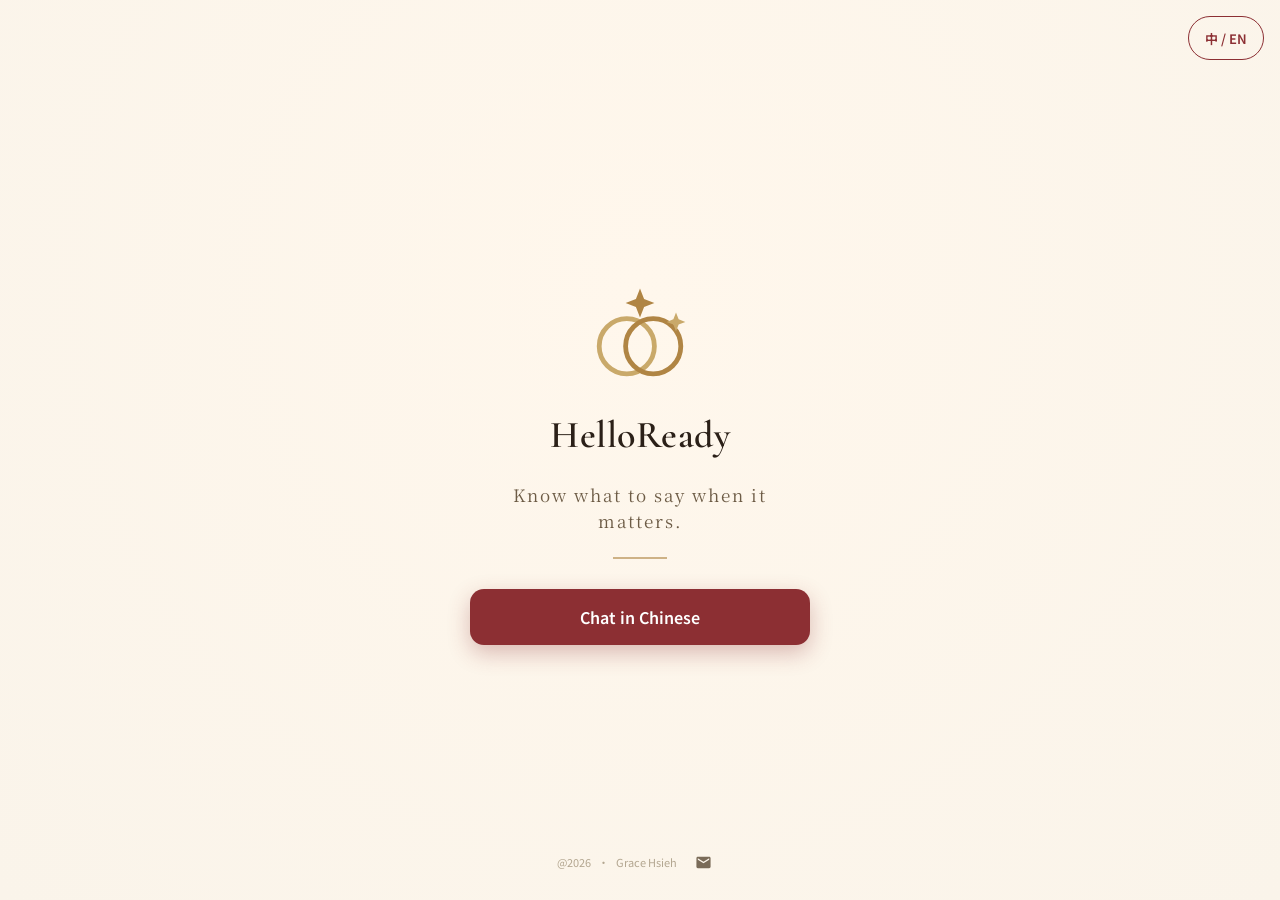
<file: index.html>
<!DOCTYPE html>
<html lang="zh-Hant">
<head>
<!-- Google tag (gtag.js) -->
<script async src="https://www.googletagmanager.com/gtag/js?id=G-PVBGT49R06"></script>
<script>
  window.dataLayer = window.dataLayer || [];
  function gtag(){dataLayer.push(arguments);}
  gtag('js', new Date());

  gtag('config', 'G-PVBGT49R06');
</script>
<meta charset="UTF-8">
<meta name="viewport" content="width=device-width, initial-scale=1.0, viewport-fit=cover">
<meta name="color-scheme" content="light only">
<meta name="supported-color-schemes" content="light">
<title>HelloReady · Wedding Phrase Card</title>
<link rel="preconnect" href="https://fonts.googleapis.com">
<link rel="preconnect" href="https://fonts.gstatic.com" crossorigin>
<link href="https://fonts.googleapis.com/css2?family=Cormorant+Garamond:ital,wght@0,500;0,600;0,700;1,500&family=Noto+Serif+TC:wght@400;500;700&family=Noto+Sans+TC:wght@400;500;700&display=swap" rel="stylesheet">
<style>
  :root{
    color-scheme:light only;
    --ivory:#faf4ea; --paper:#fffdf8; --ink:#2b2018;
    --wine:#8c2f33; --wine-deep:#672228;
    --gold:#b08544; --gold-soft:#c9a96a;
    --line:#e7dcc8; --shadow:rgba(80,40,20,.12);
    --safe-top:env(safe-area-inset-top,0px);
    --safe-bot:env(safe-area-inset-bottom,0px);
    --fs:1;
  }
  *{box-sizing:border-box;-webkit-tap-highlight-color:transparent;margin:0;padding:0}
  html{scroll-behavior:smooth;background:var(--ivory)}
  body{
    font-family:"Noto Sans TC",sans-serif; color:var(--ink); line-height:1.5;
    max-width:560px; margin:0 auto; min-height:100vh;
    padding-bottom:calc(70px + var(--safe-bot));
    background:var(--ivory);
  }
  body::before{content:"";position:fixed;inset:0;background:var(--ivory);z-index:-1}
  @media (prefers-reduced-motion: reduce){ html{scroll-behavior:auto} *{transition:none!important;animation:none!important} }

  .topbar{position:sticky;top:0;z-index:40;background:rgba(250,244,234,.94);backdrop-filter:saturate(1.4) blur(8px);-webkit-backdrop-filter:saturate(1.4) blur(8px);border-bottom:1px solid var(--line);padding-top:var(--safe-top)}
  .appbar{display:flex;align-items:center;gap:10px;height:60px;padding:0 14px}
  .appbar .brand{display:flex;align-items:baseline;gap:8px;min-width:0;flex:1}
  .appbar .brand h1{font-family:"Noto Serif TC",serif;font-weight:700;font-size:19px;color:var(--ink);letter-spacing:.5px;white-space:nowrap;overflow:hidden;text-overflow:ellipsis}
  .appbar-actions{display:flex;align-items:center;gap:10px}

  .chipbar{display:flex;gap:8px;overflow-x:auto;padding:16px 14px 12px;scrollbar-width:none;-webkit-overflow-scrolling:touch}
  .chipbar::-webkit-scrollbar{display:none}
  .chip{flex:0 0 auto;min-height:38px;display:flex;align-items:center;border:1.5px solid var(--gold-soft);background:var(--paper);color:#8a6f48;font-family:"Noto Sans TC",sans-serif;font-size:14px;font-weight:500;padding:6px 15px;border-radius:30px;cursor:pointer;white-space:nowrap;transition:.16s}
  .chip:active{transform:scale(.96)}
  .chip.active{background:var(--wine);border-color:var(--wine);color:#fff;box-shadow:0 2px 8px rgba(140,47,51,.25)}

  .intro{text-align:center;padding:16px 24px 6px}
  .intro p{font-size:13.5px;color:#7a6b58;max-width:340px;margin:0 auto;line-height:1.55}
  .intro .em{color:var(--wine);font-weight:500}

  section{padding:4px 14px 2px;scroll-margin-top:118px}
  #block-key{scroll-margin-top:118px}
  .sec-title{font-size:calc(19px * var(--fs));font-weight:700;color:var(--wine-deep);margin:24px 4px 14px;display:flex;align-items:baseline;gap:10px;flex-wrap:wrap}
  .sec-title .sub2{font-weight:500;font-size:calc(14px * var(--fs));color:var(--gold)}
  .sec-title .sechead-actions{margin-left:auto;display:none;gap:6px;align-self:center}
  body.editing .sec-title .sechead-actions{display:flex}
  .sec-sub{font-size:12.5px;color:#8a7a66;margin:0 4px 10px}

  .card{background:var(--paper);border:1px solid var(--line);border-radius:18px;padding:16px;margin-bottom:11px;display:flex;align-items:center;gap:14px;cursor:pointer;box-shadow:0 1px 3px var(--shadow);transition:transform .12s, box-shadow .18s, border-color .18s;position:relative;overflow:hidden}
  .card:focus-visible{outline:3px solid var(--gold);outline-offset:2px}
  body.editing .card{cursor:default}
  .card:active{transform:scale(.985)}
  .card.speaking{border-color:var(--gold);box-shadow:0 4px 18px rgba(176,133,68,.32)}
  .card.speaking::before{content:"";position:absolute;left:0;top:0;bottom:0;width:5px;background:var(--gold)}
  .card .txt{flex:1;min-width:0}

  .line-native{font-size:calc(17px * var(--fs));font-weight:700;color:var(--ink);line-height:1.4}
  .line-target{font-size:calc(22px * var(--fs));font-weight:600;color:var(--wine);margin-top:9px;line-height:1.32}
  .line-phonetic{font-size:calc(13px * var(--fs));color:#847b66;margin-top:9px;line-height:1.3}
  /* English speaker (en pack): English is the primary reference line, Chinese is the learning line */
  .card.en-speaker .line-native{font-size:calc(20px * var(--fs));font-weight:700;color:var(--ink);line-height:1.38}
  .card.en-speaker .line-target{font-size:calc(17px * var(--fs));font-weight:600;color:var(--wine);margin-top:8px;line-height:1.4}
  .lang-zh{font-family:"Noto Serif TC",serif}
  .lang-en{font-family:"Cormorant Garamond",serif}
  .lang-pinyin{font-family:"Noto Sans TC",system-ui,sans-serif;letter-spacing:.4px}
  .lang-zhsans{font-family:"Noto Sans TC",sans-serif;letter-spacing:1px}

  .speaker{flex-shrink:0;width:50px;height:50px;border-radius:50%;background:var(--ivory);border:1.5px solid var(--gold-soft);display:flex;align-items:center;justify-content:center;transition:.18s}
  .card.speaking .speaker{background:var(--gold);border-color:var(--gold);animation:pulse 1.1s ease-in-out infinite}
  @keyframes pulse{0%,100%{box-shadow:0 0 0 0 rgba(176,133,68,.45)}50%{box-shadow:0 0 0 7px rgba(176,133,68,0)}}
  .speaker svg{width:23px;height:23px;fill:var(--gold);transition:.18s}
  .card.speaking .speaker svg{fill:#fff}

  .row-actions{flex-shrink:0;display:none;gap:6px;align-items:center}
  body.editing .row-actions{display:flex}
  body.editing .speaker{display:none}
  .icon-btn{width:44px;height:44px;border-radius:12px;border:1.5px solid var(--line);background:var(--ivory);display:flex;align-items:center;justify-content:center;cursor:pointer;transition:.15s}
  .icon-btn svg{width:19px;height:19px;fill:#7a6b58}
  .icon-btn.del{border-color:#e6c4c4;background:#fdf1f1}
  .icon-btn.del svg{fill:var(--wine)}
  .icon-btn:active{transform:scale(.92)}

  .editform{flex:1;display:flex;flex-direction:column;gap:8px}
  .editform label{font-size:11px;color:#9a8a76;margin-bottom:-4px}
  .editform input{font-family:"Noto Sans TC",sans-serif;font-size:16px;color:var(--ink);border:1.5px solid var(--gold-soft);border-radius:10px;padding:11px 12px;width:100%;background:#fff}
  .editform input.in-target{color:var(--wine)}
  .editform input.in-ph{font-size:14px;color:#8a7a66}
  .editform input:focus{outline:none;border-color:var(--wine)}
  .editform select{font-family:"Noto Sans TC",sans-serif;font-size:15px;color:var(--ink);border:1.5px solid var(--gold-soft);border-radius:10px;padding:11px 38px 11px 12px;width:100%;background-color:#fff;background-image:url("data:image/svg+xml,%3Csvg%20xmlns%3D'http%3A%2F%2Fwww.w3.org%2F2000%2Fsvg'%20width%3D'12'%20height%3D'12'%20viewBox%3D'0%200%2012%2012'%3E%3Cpath%20d%3D'M3%204.5l3%203%203-3'%20fill%3D'none'%20stroke%3D'%23b08544'%20stroke-width%3D'1.6'%20stroke-linecap%3D'round'%20stroke-linejoin%3D'round'%2F%3E%3C%2Fsvg%3E");background-repeat:no-repeat;background-position:right 14px center;background-size:12px;-webkit-appearance:none;-moz-appearance:none;appearance:none;min-height:46px}
  .editform select:focus{outline:none;border-color:var(--wine)}
  .form-btns{display:flex;gap:8px;margin-top:2px}
  .btn{font-family:"Noto Sans TC",sans-serif;font-size:15px;font-weight:500;padding:11px 20px;border-radius:24px;cursor:pointer;border:1.5px solid transparent;transition:.15s;min-height:44px}
  .btn-save{background:var(--wine);color:#fff}
  .btn-save:active{background:var(--wine-deep)}
  .btn-cancel{background:var(--paper);color:#7a6b58;border-color:var(--line)}
  .translate-btn{align-self:flex-start;border:1.5px solid var(--gold);background:#fff7ec;color:#9a6b1f;font-family:"Noto Sans TC",sans-serif;font-size:13.5px;font-weight:600;padding:0 15px;border-radius:10px;cursor:pointer;min-height:44px}
  .translate-btn:disabled{opacity:.55}
  .translate-btn:active{transform:scale(.97)}
  .tr-status{font-size:11.5px;color:#8a7257;margin:-2px 2px 0;min-height:14px;line-height:1.4}

  .add-row{display:none;width:100%;border:1.5px dashed var(--gold-soft);background:transparent;color:var(--gold);font-family:"Noto Sans TC",sans-serif;font-size:15px;font-weight:500;padding:0 14px;border-radius:14px;cursor:pointer;margin-bottom:11px;min-height:44px}
  .add-row:active{background:#fff7ec}
  body.editing .add-row{display:block}

  .key-wrap{margin:8px 14px 4px;background:linear-gradient(155deg,#fff7ec,#fdeede);border:1.5px solid var(--gold-soft);border-radius:22px;padding:16px 14px 14px;box-shadow:0 6px 22px rgba(140,47,51,.10)}
  .key-wrap .badge{display:inline-block;background:var(--wine);color:#fff;font-size:12px;font-weight:700;padding:5px 13px;border-radius:20px;letter-spacing:1px}
  .key-wrap h2{font-family:"Noto Serif TC",serif;font-size:calc(18px * var(--fs));color:var(--wine-deep);margin:8px 2px 2px}
  .key-wrap .note{font-size:12.5px;color:#8a7257;margin:0 2px 12px}
  .key-wrap .card{background:#fffdfa}

  .footer-tools{display:none;text-align:center;padding:22px 14px 0}
  body.editing .footer-tools{display:block}
  .add-section-btn{border:1.5px dashed var(--wine);background:transparent;color:var(--wine);font-family:"Noto Sans TC",sans-serif;font-size:15px;font-weight:500;padding:0 24px;border-radius:14px;cursor:pointer;width:100%;min-height:44px}

  footer{text-align:center;font-size:11px;color:#b3a690;padding:26px 24px 18px;font-family:"Cormorant Garamond",serif;font-style:italic}
  .footer-meta{display:flex;align-items:center;justify-content:center;gap:7px;margin-top:10px;font-style:normal;font-family:"Noto Sans TC",sans-serif;font-size:11px;color:#b3a690}
  .editform textarea{font-family:"Noto Sans TC",sans-serif;font-size:15px;color:var(--ink);border:1.5px solid var(--gold-soft);border-radius:10px;padding:11px 12px;width:100%;background:#fff;resize:vertical;min-height:90px}
  .editform textarea:focus{outline:none;border-color:var(--wine)}
  #contactStatus{font-size:12px;color:#8a7257;margin-top:4px;min-height:16px;text-align:center}
  .warnbar{display:none;background:var(--wine);color:#fff;font-size:12.5px;text-align:center;padding:10px 16px;line-height:1.4}

  .confirm-box{flex:1;display:flex;align-items:center;justify-content:space-between;gap:10px}
  .confirm-box .ask{font-size:14px;color:var(--wine-deep);font-weight:500}

  .sheet-overlay{position:fixed;inset:0;background:rgba(43,32,24,.4);opacity:0;pointer-events:none;transition:opacity .22s;z-index:50}
  .sheet-overlay.open{opacity:1;pointer-events:auto}
  .sheet{position:fixed;left:0;right:0;bottom:0;z-index:60;max-width:560px;margin:0 auto;background:var(--paper);border-radius:24px 24px 0 0;box-shadow:0 -10px 40px rgba(80,40,20,.25);padding:8px 20px calc(24px + var(--safe-bot));transform:translateY(105%);transition:transform .26s cubic-bezier(.2,.8,.2,1);max-height:86vh;overflow-y:auto}
  .sheet.open{transform:translateY(0)}
  .sheet-handle{width:42px;height:5px;border-radius:3px;background:var(--line);margin:8px auto 14px}
  .sheet h3{font-family:"Noto Serif TC",serif;font-size:18px;color:var(--wine-deep);margin-bottom:4px}
  .sheet .grp{margin-top:18px}
  .sheet .grp-label{font-size:13px;font-weight:700;color:#8a7257;margin-bottom:8px;display:flex;align-items:center;gap:6px}
  .sheet select{width:100%;font-family:"Noto Sans TC",sans-serif;font-size:15px;color:var(--ink);background-color:var(--ivory);background-image:url("data:image/svg+xml,%3Csvg%20xmlns%3D'http%3A%2F%2Fwww.w3.org%2F2000%2Fsvg'%20width%3D'12'%20height%3D'12'%20viewBox%3D'0%200%2012%2012'%3E%3Cpath%20d%3D'M3%204.5l3%203%203-3'%20fill%3D'none'%20stroke%3D'%23b08544'%20stroke-width%3D'1.6'%20stroke-linecap%3D'round'%20stroke-linejoin%3D'round'%2F%3E%3C%2Fsvg%3E");background-repeat:no-repeat;background-position:right 16px center;background-size:12px;-webkit-appearance:none;-moz-appearance:none;appearance:none;border:1.5px solid var(--gold-soft);border-radius:14px;padding:13px 40px 13px 14px;min-height:48px}
  .sheet select:focus{outline:none;border-color:var(--wine)}
  .sheet input{width:100%;font-family:"Noto Sans TC",sans-serif;font-size:15px;color:var(--ink);background:var(--ivory);border:1.5px solid var(--gold-soft);border-radius:14px;padding:13px 14px;min-height:48px}
  .sheet input:focus{outline:none;border-color:var(--wine)}
  .seg{display:flex;gap:8px}
  .seg button,.sheet-btn{flex:1;min-height:48px;border:1.5px solid var(--gold-soft);background:var(--ivory);color:var(--ink);font-family:"Noto Sans TC",sans-serif;font-size:15px;font-weight:500;border-radius:14px;cursor:pointer;transition:.15s;display:flex;align-items:center;justify-content:center;gap:6px}
  .seg button.active{background:var(--wine);border-color:var(--wine);color:#fff}
  .fs-seg button{font-weight:700}
  .fs-seg button[data-fs="0.9"]{font-size:13px}
  .fs-seg button[data-fs="1"]{font-size:15px}
  .fs-seg button[data-fs="1.18"]{font-size:17px}
  .fs-seg button[data-fs="1.4"]{font-size:19px}
  .preview-btn{flex:0 0 auto;padding:0 18px;color:var(--gold);min-width:96px}
  .voice-row{display:flex;gap:8px;align-items:stretch}
  .voice-row select{flex:1}
  .reset-link{display:block;width:100%;text-align:center;background:none;border:none;color:#b3a690;font-size:13px;text-decoration:underline;cursor:pointer;padding:14px 8px 2px;min-height:44px}
  .refresh-link{display:block;width:100%;text-align:center;background:none;border:none;color:var(--wine);font-size:12.5px;text-decoration:underline;cursor:pointer;padding:8px;min-height:40px}
  .sheet .tip{font-size:11.5px;color:#a89a84;margin-top:7px;line-height:1.45}

  .auto-tag{display:none;margin-top:6px;background:#f3e7cf;color:#9a6b1f;font-size:10.5px;font-weight:700;padding:2px 9px;border-radius:10px;letter-spacing:.5px}
  body.editing .auto-tag{display:inline-block}

  .modal-overlay{position:fixed;inset:0;background:rgba(43,32,24,.45);z-index:70;display:flex;align-items:center;justify-content:center;padding:20px;opacity:0;pointer-events:none;transition:opacity .22s}
  #contactModal{z-index:110}
  .modal-overlay.open{opacity:1;pointer-events:auto}
  .modal{background:var(--paper);border-radius:20px;padding:22px 20px 20px;width:100%;max-width:480px;max-height:90vh;overflow-y:auto;box-shadow:0 8px 40px rgba(80,40,20,.28);transform:translateY(20px);transition:transform .22s cubic-bezier(.2,.8,.2,1)}
  .modal-overlay.open .modal{transform:translateY(0)}
  .modal-header{display:flex;align-items:center;justify-content:space-between;margin-bottom:16px}
  .modal-header h3{font-family:"Noto Serif TC",serif;font-size:18px;color:var(--wine-deep);font-weight:700}
  .modal-close{width:32px;height:32px;border:none;background:none;cursor:pointer;color:#9a8a76;font-size:18px;display:flex;align-items:center;justify-content:center;border-radius:8px}
  .modal-close:active{background:var(--ivory)}

  .landing{position:fixed;inset:0;z-index:100;background:radial-gradient(circle at 50% 32%, #fff7ec, var(--ivory));display:flex;flex-direction:column;align-items:center;justify-content:center;text-align:center;padding:32px;transition:opacity .55s ease, visibility .55s}
  .landing.hide{opacity:0;visibility:hidden;pointer-events:none}
  .landing .art{width:144px;height:144px;margin-bottom:2px}
  .landing h1{font-family:"Cormorant Garamond",serif;font-weight:600;font-size:38px;color:var(--ink);letter-spacing:.5px;margin-top:6px}
  .landing .tag{font-family:"Noto Serif TC",serif;font-size:17px;color:#6d5c46;margin-top:18px;letter-spacing:2px;max-width:300px}
  .landing .divider{width:54px;height:2px;background:var(--gold);opacity:.6;margin:24px auto 4px}
  .landing-options{display:flex;flex-direction:column;align-items:center;gap:14px;margin-top:26px;width:100%;max-width:340px}
  .landing .enter{width:100%;border:none;background:var(--wine);color:#fff;font-family:"Noto Sans TC",sans-serif;font-size:16px;font-weight:600;padding:16px 28px;border-radius:14px;cursor:pointer;box-shadow:0 8px 22px rgba(140,47,51,.3);min-height:56px}
  .landing .enter:active{transform:scale(.97)}
  .landing .enter-secondary{background:none;border:none;color:var(--wine);font-family:"Noto Sans TC",sans-serif;font-size:14px;text-decoration:underline;cursor:pointer;padding:8px 12px;min-height:44px}
  .landing-globe{position:absolute;top:calc(16px + var(--safe-top));right:16px;min-width:60px}
  .landing-footer{position:absolute;bottom:calc(16px + var(--safe-bot));left:0;right:0;display:flex;align-items:center;justify-content:center;gap:7px;font-family:"Noto Sans TC",sans-serif;font-size:11px;color:#b3a690}
</style>
<link rel="stylesheet" href="design-system.css">
</head>
<body>

<div class="landing" id="landing">
  <button class="landing-globe btn-secondary" id="landingGlobe" aria-label="Language">中 / EN</button>
  <svg class="art" viewBox="0 0 120 120" aria-hidden="true">
    <g fill="none" stroke-width="4">
      <circle cx="49" cy="76" r="23" stroke="#c9a96a"/>
      <circle cx="71" cy="76" r="23" stroke="#b08544"/>
    </g>
    <path d="M60 28 l3.4 8.6 8.6 3.4 -8.6 3.4 -3.4 8.6 -3.4 -8.6 -8.6 -3.4 8.6 -3.4 z" fill="#b08544"/>
    <path d="M90 48 l2.2 5.6 5.6 2.2 -5.6 2.2 -2.2 5.6 -2.2 -5.6 -5.6 -2.2 5.6 -2.2 z" fill="#c9a96a"/>
  </svg>
  <h1>HelloReady</h1>
  <div class="tag" id="landingTag"></div>
  <div class="divider"></div>
  <div class="landing-options" id="landingOptions"></div>
  <div class="landing-footer">
    <span>@2026</span>
    <span>·</span>
    <span>Grace Hsieh</span>
    <button class="btn-tertiary" id="contactBtnLanding" aria-label="Report / Contact"><svg viewBox="0 0 24 24" aria-hidden="true"><path d="M20 4H4c-1.1 0-2 .9-2 2v12c0 1.1.9 2 2 2h16c1.1 0 2-.9 2-2V6c0-1.1-.9-2-2-2zm0 4-8 5-8-5V6l8 5 8-5v2z"/></svg></button>
  </div>
</div>

<div id="warnbar" class="warnbar"></div>

<div class="topbar">
  <div class="appbar">
    <button class="btn-ghost" id="homeBtn" aria-label="Home">
      <svg viewBox="0 0 24 24" aria-hidden="true"><path d="M10 20v-6h4v6h5v-8h3L12 3 2 12h3v8z"/></svg>
    </button>
    <div class="brand"><h1 id="appTitle">HelloReady</h1></div>
    <div class="appbar-actions">
      <button class="btn-tertiary" id="editToggleTop" aria-label="Edit"><svg viewBox="0 0 24 24" aria-hidden="true"><path d="M3 17.25V21h3.75L17.81 9.94l-3.75-3.75L3 17.25zM20.71 7.04a1 1 0 0 0 0-1.41l-2.34-2.34a1 1 0 0 0-1.41 0l-1.83 1.83 3.75 3.75 1.83-1.83z"/></svg><span class="elabel">Edit</span></button>
      <button class="btn-tertiary" id="gearBtn" aria-label="Settings">
        <svg viewBox="0 0 24 24"><path d="M19.14 12.94a7.49 7.49 0 0 0 .05-1.88l2.03-1.58a.5.5 0 0 0 .12-.64l-1.92-3.32a.5.5 0 0 0-.6-.22l-2.39.96a7.3 7.3 0 0 0-1.62-.94l-.36-2.54a.5.5 0 0 0-.5-.43h-3.84a.5.5 0 0 0-.5.43l-.36 2.54c-.59.24-1.13.56-1.62.94l-2.39-.96a.5.5 0 0 0-.6.22L2.18 8.84a.5.5 0 0 0 .12.64l2.03 1.58a7.49 7.49 0 0 0 0 1.88L2.3 14.52a.5.5 0 0 0-.12.64l1.92 3.32c.13.22.39.31.6.22l2.39-.96c.49.38 1.03.7 1.62.94l.36 2.54c.04.25.25.43.5.43h3.84c.25 0 .46-.18.5-.43l.36-2.54c.59-.24 1.13-.56 1.62-.94l2.39.96c.21.09.47 0 .6-.22l1.92-3.32a.5.5 0 0 0-.12-.64l-2.03-1.58zM12 15.5A3.5 3.5 0 1 1 12 8.5a3.5 3.5 0 0 1 0 7z"/></svg>
      </button>
    </div>
  </div>
  <div class="chipbar" id="chipbar"></div>
</div>

<div class="intro"><p id="introText"></p></div>

<div class="key-wrap" id="block-key" data-spy>
  <span class="badge" id="keyBadge"></span>
  <h2 id="keyTitle"></h2>
  <p class="note" id="keyNote"></p>
  <div id="keyList"></div>
  <button class="add-row" data-add-key="1" id="addKeyBtn"></button>
</div>

<div id="sections"></div>

<div class="footer-tools">
  <button class="add-section-btn" id="addSectionBtn"></button>
</div>

<footer>
  <div class="footer-meta">
    <span>@2026</span>
    <span>·</span>
    <span>Grace Hsieh</span>
    <button class="btn-tertiary" id="contactBtn" aria-label="Report / Contact"><svg viewBox="0 0 24 24" aria-hidden="true"><path d="M20 4H4c-1.1 0-2 .9-2 2v12c0 1.1.9 2 2 2h16c1.1 0 2-.9 2-2V6c0-1.1-.9-2-2-2zm0 4-8 5-8-5V6l8 5 8-5v2z"/></svg></button>
  </div>
</footer>

<div class="modal-overlay" id="addModal" role="dialog" aria-modal="true">
  <div class="modal">
    <div class="modal-header">
      <h3 id="modalTitle"></h3>
      <button class="modal-close" id="modalClose" aria-label="Close">✕</button>
    </div>
    <div class="editform">
      <label id="modalNatLabel"></label>
      <input class="in-native" id="modal-nat">
      <button type="button" class="translate-btn" id="modalTrBtn"></button>
      <div class="tr-status" id="modalTrStatus"></div>
      <label id="modalTgtLabel"></label>
      <input class="in-target" id="modal-tgt">
      <label id="modalPhLabel"></label>
      <input class="in-ph" id="modal-ph">
      <label id="modalCatLabel"></label>
      <select class="cat-input" id="modal-cat"></select>
      <div class="form-btns">
        <button class="btn btn-save" id="modalSave"></button>
        <button class="btn btn-cancel" id="modalCancel"></button>
      </div>
    </div>
  </div>
</div>

<div class="modal-overlay" id="contactModal" role="dialog" aria-modal="true">
  <div class="modal">
    <div class="modal-header">
      <h3 id="contactModalTitle"></h3>
      <button class="modal-close" id="contactModalClose" aria-label="Close">✕</button>
    </div>
    <div class="editform">
      <label id="contactNameLabel"></label>
      <input id="contact-name" type="text">
      <label id="contactEmailLabel"></label>
      <input id="contact-email" type="email">
      <label id="contactMsgLabel"></label>
      <textarea id="contact-message" rows="4"></textarea>
      <div class="form-btns">
        <button class="btn btn-save" id="contactSend"></button>
        <button class="btn btn-cancel" id="contactCancelBtn"></button>
      </div>
      <div id="contactStatus"></div>
    </div>
  </div>
</div>

<div class="sheet-overlay" id="sheetOverlay"></div>
<div class="sheet" id="settingsSheet" role="dialog" aria-modal="true">
  <div class="sheet-handle"></div>
  <h3 id="setTitle"></h3>
  <div class="grp">
    <div class="grp-label" id="lblUiLang"></div>
    <div class="seg" id="uiLangSeg">
      <button data-uilang="zh">中文</button><button data-uilang="en">English</button>
    </div>
  </div>
  <div class="grp">
    <div class="grp-label" id="lblTextSize"></div>
    <div class="seg fs-seg" id="fsSeg">
      <button data-fs="0.9"></button><button data-fs="1" class="active"></button><button data-fs="1.18"></button><button data-fs="1.4"></button>
    </div>
  </div>
  <div class="grp">
    <div class="grp-label" id="lblVoice"></div>
    <div class="voice-row">
      <select id="voiceSelect" aria-label="Voice"></select>
      <button class="sheet-btn preview-btn" id="voicePreview"></button>
    </div>
    <p class="tip" id="voiceTip"></p>
    <button class="refresh-link" id="voiceRefresh"></button>
  </div>
  <div class="grp">
    <div class="grp-label" id="lblNeural"></div>
    <div class="seg" id="neuralSeg">
      <button data-neural="0" class="active"></button><button data-neural="1"></button>
    </div>
    <p class="tip" id="neuralTip"></p>
  </div>
  <div class="grp">
    <div class="grp-label" id="lblSpeed"></div>
    <div class="seg"><button data-rate="0.85" id="btnNormal" class="active"></button><button data-rate="0.6" id="btnSlow"></button></div>
  </div>
  <div class="grp">
    <div class="grp-label" id="lblAi"></div>
    <input id="gkeyInput" type="password" autocomplete="off">
    <p class="tip" id="aiTip"></p>
  </div>
  <button class="reset-link" id="resetBtn"></button>
</div>

<script>
/* HelloReady — helping people communicate in unfamiliar situations. Multiple themes and languages share one engine.
   Card lines: role -> size/hierarchy, language -> font. */

function trackEvent(eventName, params = {}) {
  if (typeof gtag === 'function') {
    gtag('event', eventName, params);
  }
}

const ZH_KEY=[
  ["終於見到您了。","It's wonderful to finally meet you.","依次 萬德佛 圖 法奈裡 密 揪"],
  ["我們聽過很多關於您的好話。","We've heard many wonderful things about you.","屋夫 賀德 妹妮 萬德佛 性斯 阿包 揪"],
  ["謝謝您養育了這麼棒的兒子/女兒。","Thank you for raising such a wonderful son/daughter.","三Q 佛 瑞辛 薩取 阿 萬德佛 桑/都特"],
  ["我們很高興成為一家人。","We're happy to become one family.","屋爾 哈皮 圖 必康 萬 法米利"],
  ["希望以後常常見面。","We hope to see each other often.","屋 厚普 圖 西 一取 阿惹 歐分"],
  ["讓我們一起祝福他們幸福快樂。","Let's wish them a happy life together.","累次 維許 樂母 阿 哈皮 賴夫 圖蓋惹"],
];
const ZH_SECTIONS=[
  { t:"簡單用語", e:"Just the basics", sub:"給最緊張、只想說幾個字的家人。", rows:[
    ["很高興認識您。","Nice to meet you.","耐斯 圖 密 揪"],
    ["謝謝。","Thank you.","三Q"],
    ["恭喜！","Congratulations!","康 格拉 求 累 遜斯"],
    ["乾杯！","Cheers!","起爾斯"],
    ["真漂亮！","Beautiful!","標踢佛"],
    ["太棒了！","Wonderful!","萬德佛"],
    ["我很開心。","I'm very happy.","愛母 飛瑞 哈皮"],
    ["讓我們拍照吧！","Let's take a picture!","累次 鐵克 阿 批克丘"],
  ]},
  { t:"表達開心的心情", e:"Glad to meet you", rows:[
    ["我們真的很高興今天見到您。","We are so happy to meet you today.","屋 阿 搜 哈皮 圖 密 揪 圖黛"],
    ["終於見到您了！","It's wonderful to finally meet you!","依次 萬德佛 圖 法奈裡 密 揪"],
    ["我們聽過很多關於您的好話。","We've heard many wonderful things about you.","屋夫 賀德 妹妮 萬德佛 性斯 阿包 揪"],
    ["今天對我們來說很特別。","Today is very special for us.","圖黛 意思 飛瑞 斯佩修 佛 阿斯"],
    ["我們非常期待今天。","We've been looking forward to today.","屋夫 兵 路金 佛沃 圖 圖黛"],
    ["能見到您真是太好了。","It's so nice to meet you.","依次 搜 耐斯 圖 密 揪"],
  ]},
  { t:"成為一家人", e:"Becoming one family", rows:[
    ["從今天起我們就是一家人了。","Starting today, we're one family.","斯塔停 圖黛, 屋爾 萬 法米利"],
    ["很高興能成為親家。","We're happy to become family.","屋爾 哈皮 圖 必康 法米利"],
    ["希望未來有更多相聚的機會。","We hope to spend more time together in the future.","屋 厚普 圖 斯班 摩 太姆 圖蓋惹 引 惹 服丘"],
    ["希望以後常常見面。","We hope to see each other often.","屋 厚普 圖 西 一取 阿惹 歐分"],
    ["歡迎隨時來找我們。","You're always welcome to visit us.","油 歐威斯 威爾康 圖 維吉特 阿斯"],
    ["希望有機會招待您。","We hope to host you someday.","屋 厚普 圖 厚斯特 揪 桑黛"],
  ]},
  { t:"關於新人", e:"About the couple", rows:[
    ["謝謝您養育了這麼棒的兒子。","Thank you for raising such a wonderful son.","三Q 佛 瑞辛 薩取 阿 萬德佛 桑"],
    ["謝謝您養育了這麼棒的女兒。","Thank you for raising such a wonderful daughter.","三Q 佛 瑞辛 薩取 阿 萬德佛 多特"],
    ["我們很高興他們找到了彼此。","We're happy they found each other.","屋爾 哈皮 賊 房得 一取 阿惹"],
    ["他們在一起很幸福。","They are very happy together.","賊 阿 飛瑞 哈皮 圖蓋惹"],
    ["我們為他們感到驕傲。","We're very proud of them.","屋爾 飛瑞 撲勞得 歐夫 樂母"],
    ["我們祝福他們永遠幸福。","We wish them a lifetime of happiness.","屋 維許 樂母 阿 賴夫太姆 歐夫 哈皮尼斯"],
  ]},
  { t:"表達感謝", e:"Saying thank you", rows:[
    ["謝謝您今天的到來。","Thank you for being here today.","三Q 佛 必引 喜爾 圖黛"],
    ["謝謝您一路上的支持。","Thank you for all your support.","三Q 佛 歐 油爾 色波特"],
    ["我們非常感激。","We are very grateful.","屋 阿 飛瑞 葛瑞特佛"],
    ["今天能和您一起慶祝真好。","It's wonderful to celebrate together.","依次 萬德佛 圖 賽樂布瑞特 圖蓋惹"],
    ["謝謝您成為這一天的一部分。","Thank you for being part of this day.","三Q 佛 必引 趴特 歐夫 利斯 黛"],
  ]},
  { t:"旅行相關", e:"About the trip", rows:[
    ["您旅途還順利嗎？","How was your trip?","好 沃斯 油爾 吹普"],
    ["您是什麼時候到的？","When did you arrive?","萬 弟 揪 阿賴夫"],
    ["您喜歡這裡嗎？","Do you like it here?","度 揪 賴克 一特 喜爾"],
    ["有機會去附近走走嗎？","Have you had a chance to explore the area?","哈夫 揪 哈得 阿 強斯 圖 衣克斯普羅 利 欸瑞兒"],
    ["希望您這次玩得開心。","I hope you're enjoying your visit.","愛 厚普 油 引糾因 油爾 維吉特"],
  ]},
  { t:"婚禮當天", e:"At the wedding", rows:[
    ["您喜歡今天的婚禮嗎？","Are you enjoying the wedding?","阿 揪 引糾因 惹 威丁"],
    ["今天真是美好的一天。","It's such a beautiful day.","依次 薩取 阿 標踢佛 黛"],
    ["新人看起來真幸福。","The couple looks so happy.","惹 卡剖 路克斯 搜 哈皮"],
    ["今天的氣氛真好。","The atmosphere is wonderful today.","惹 欸特摩斯費爾 意思 萬德佛 圖黛"],
    ["我很喜歡今天的佈置。","I love the decorations today.","愛 拉夫 惹 德可瑞訊斯 圖黛"],
  ]},
  { t:"食物", e:"About the food", rows:[
    ["您吃過了嗎？","Have you had something to eat?","哈夫 揪 哈得 桑性 圖 一特"],
    ["您喜歡今天的餐點嗎？","Are you enjoying the food?","阿 揪 引糾因 惹 夫得"],
    ["您最喜歡哪一道菜？","What's your favorite dish?","哇次 油爾 飛佛瑞特 弟噓"],
    ["請多吃一點。","Please enjoy more food.","普利斯 引糾 摩 夫得"],
    ["希望您喜歡這些菜色。","I hope you enjoy the meal.","愛 厚普 揪 引糾 惹 米爾"],
  ]},
  { t:"輕鬆聊天", e:"Friendly chatter", rows:[
    ["我們終於見面了！","We finally get to meet!","屋 法奈裡 給特 圖 密"],
    ["今天大家都好開心。","Everyone seems so happy today.","愛福瑞萬 西母斯 搜 哈皮 圖黛"],
    ["我很喜歡您的衣服。","I love your outfit.","愛 拉夫 油爾 凹特費特"],
    ["您今天看起來很棒。","You look wonderful today.","揪 路克 萬德佛 圖黛"],
    ["我們來拍張照片吧！","Let's take a photo together!","累次 鐵克 阿 佛投 圖蓋惹"],
  ]},
];

const EN_KEY=[
  ["It's so good to finally meet you.","終於見到您了，很高興認識您。","Zhōngyú jiàndào nín le, hěn gāoxìng rènshi nín."],
  ["We've been looking forward to today.","我們非常期待今天。","Wǒmen fēicháng qídài jīntiān."],
  ["Thank you for raising such a wonderful son/daughter.","謝謝您養育了這麼棒的兒子／女兒。","Xièxie nín yǎngyù le zhème bàng de érzi／nǚ'ér."],
  ["We're happy to become one family.","我們很高興成為一家人。","Wǒmen hěn gāoxìng chéngwéi yìjiārén."],
  ["We hope to see each other often.","希望以後常常見面。","Xīwàng yǐhòu chángcháng jiànmiàn."],
  ["Let's wish them a happy life together.","讓我們一起祝福他們幸福快樂。","Ràng wǒmen yìqǐ zhùfú tāmen xìngfú kuàilè."],
];
const EN_SECTIONS=[
  { t:"Just the basics", e:"簡單用語", sub:"When you only want to say a few words.", rows:[
    ["Nice to meet you.","很高興認識您。","Hěn gāoxìng rènshi nín."],
    ["Thank you.","謝謝。","Xièxie."],
    ["Congratulations!","恭喜！","Gōngxǐ!"],
    ["Cheers!","乾杯！","Gānbēi!"],
    ["Beautiful!","真漂亮！","Zhēn piàoliang!"],
    ["Wonderful!","太棒了！","Tài bàng le!"],
    ["I'm very happy.","我很開心。","Wǒ hěn kāixīn."],
    ["Let's take a picture!","讓我們拍照吧！","Ràng wǒmen pāizhào ba!"],
  ]},
  { t:"Glad to meet you", e:"表達開心的心情", rows:[
    ["We are so happy to meet you today.","我們真的很高興今天見到您。","Wǒmen zhēnde hěn gāoxìng jīntiān jiàndào nín."],
    ["It's wonderful to finally meet you!","終於見到您了！","Zhōngyú jiàndào nín le!"],
    ["We've heard many wonderful things about you.","我們聽過很多關於您的好話。","Wǒmen tīngguo hěnduō guānyú nín de hǎohuà."],
    ["Today is very special for us.","今天對我們來說很特別。","Jīntiān duì wǒmen láishuō hěn tèbié."],
    ["We've been looking forward to today.","我們非常期待今天。","Wǒmen fēicháng qídài jīntiān."],
    ["It's so nice to meet you.","能見到您真是太好了。","Néng jiàndào nín zhēnshì tài hǎo le."],
  ]},
  { t:"Becoming one family", e:"成為一家人", rows:[
    ["Starting today, we're one family.","從今天起我們就是一家人了。","Cóng jīntiān qǐ wǒmen jiùshì yìjiārén le."],
    ["We're happy to become family.","很高興能成為親家。","Hěn gāoxìng néng chéngwéi qìngjia."],
    ["We hope to spend more time together in the future.","希望未來有更多相聚的機會。","Xīwàng wèilái yǒu gèngduō xiāngjù de jīhuì."],
    ["We hope to see each other often.","希望以後常常見面。","Xīwàng yǐhòu chángcháng jiànmiàn."],
    ["You're always welcome to visit us.","歡迎隨時來找我們。","Huānyíng suíshí lái zhǎo wǒmen."],
    ["We hope to host you someday.","希望有機會招待您。","Xīwàng yǒu jīhuì zhāodài nín."],
  ]},
  { t:"About the couple", e:"關於新人", rows:[
    ["Thank you for raising such a wonderful son.","謝謝您養育了這麼棒的兒子。","Xièxie nín yǎngyù le zhème bàng de érzi."],
    ["Thank you for raising such a wonderful daughter.","謝謝您養育了這麼棒的女兒。","Xièxie nín yǎngyù le zhème bàng de nǚ'ér."],
    ["We're happy they found each other.","我們很高興他們找到了彼此。","Wǒmen hěn gāoxìng tāmen zhǎodào le bǐcǐ."],
    ["They are very happy together.","他們在一起很幸福。","Tāmen zài yìqǐ hěn xìngfú."],
    ["We're very proud of them.","我們為他們感到驕傲。","Wǒmen wèi tāmen gǎndào jiāo'ào."],
    ["We wish them a lifetime of happiness.","我們祝福他們永遠幸福。","Wǒmen zhùfú tāmen yǒngyuǎn xìngfú."],
  ]},
  { t:"Saying thank you", e:"表達感謝", rows:[
    ["Thank you for being here today.","謝謝您今天的到來。","Xièxie nín jīntiān de dàolái."],
    ["Thank you for all your support.","謝謝您一路上的支持。","Xièxie nín yílùshàng de zhīchí."],
    ["We are very grateful.","我們非常感激。","Wǒmen fēicháng gǎnjī."],
    ["It's wonderful to celebrate together.","今天能和您一起慶祝真好。","Jīntiān néng hé nín yìqǐ qìngzhù zhēn hǎo."],
    ["Thank you for being part of this day.","謝謝您成為這一天的一部分。","Xièxie nín chéngwéi zhè yìtiān de yíbùfen."],
  ]},
  { t:"About the trip", e:"旅行相關", rows:[
    ["How was your trip?","您旅途還順利嗎？","Nín lǚtú hái shùnlì ma?"],
    ["When did you arrive?","您是什麼時候到的？","Nín shì shénme shíhou dào de?"],
    ["Do you like it here?","您喜歡這裡嗎？","Nín xǐhuan zhèlǐ ma?"],
    ["Have you had a chance to explore the area?","有機會去附近走走嗎？","Yǒu jīhuì qù fùjìn zǒuzou ma?"],
    ["I hope you're enjoying your visit.","希望您這次玩得開心。","Xīwàng nín zhècì wán de kāixīn."],
  ]},
  { t:"At the wedding", e:"婚禮當天", rows:[
    ["Are you enjoying the wedding?","您喜歡今天的婚禮嗎？","Nín xǐhuan jīntiān de hūnlǐ ma?"],
    ["It's such a beautiful day.","今天真是美好的一天。","Jīntiān zhēnshì měihǎo de yìtiān."],
    ["The couple looks so happy.","新人看起來真幸福。","Xīnrén kànqǐlái zhēn xìngfú."],
    ["The atmosphere is wonderful today.","今天的氣氛真好。","Jīntiān de qìfēn zhēn hǎo."],
    ["I love the decorations today.","我很喜歡今天的佈置。","Wǒ hěn xǐhuan jīntiān de bùzhì."],
  ]},
  { t:"About the food", e:"食物", rows:[
    ["Have you had something to eat?","您吃過了嗎？","Nín chīguo le ma?"],
    ["Are you enjoying the food?","您喜歡今天的餐點嗎？","Nín xǐhuan jīntiān de cāndiǎn ma?"],
    ["What's your favorite dish?","您最喜歡哪一道菜？","Nín zuì xǐhuan nǎ yídào cài?"],
    ["Please enjoy more food.","請多吃一點。","Qǐng duō chī yìdiǎn."],
    ["I hope you enjoy the meal.","希望您喜歡這些菜色。","Xīwàng nín xǐhuan zhèxiē càisè."],
  ]},
  { t:"Friendly chatter", e:"輕鬆聊天", rows:[
    ["We finally get to meet!","我們終於見面了！","Wǒmen zhōngyú jiànmiàn le!"],
    ["Everyone seems so happy today.","今天大家都好開心。","Jīntiān dàjiā dōu hǎo kāixīn."],
    ["I love your outfit.","我很喜歡您的衣服。","Wǒ hěn xǐhuan nín de yīfu."],
    ["You look wonderful today.","您今天看起來很棒。","Nín jīntiān kànqǐlái hěn bàng."],
    ["Let's take a photo together!","我們來拍張照片吧！","Wǒmen lái pāi zhāng zhàopiàn ba!"],
  ]},
];

const PACKS={
  zh:{ id:'zh', nativeLang:'zh', targetLang:'en', title:{zh:'婚禮情境',en:'Wedding Theme'},
       key:ZH_KEY, sections:ZH_SECTIONS,
       entry:{ zh:'聊英文', en:'Chat in Chinese' } },
  en:{ id:'en', nativeLang:'en', targetLang:'zh', title:{zh:'婚禮情境',en:'Wedding Theme'},
       key:EN_KEY, sections:EN_SECTIONS,
       entry:{ en:'Chat in Chinese', zh:'聊英文' } },
};

/* ---- UI strings ---- */
const STRINGS={
  zh:{
    tagline:'關鍵時刻，知道怎麼說。',
    appName:'婚禮對話卡',
    edit:'編輯', done:'完成',
    introTop:'點任何一句，手機會幫您唸出來。', introEm:'再點一下會重唸。', introBottom:'下方小字是讀音。',
    keyBadge:'只要記這六句', keyTitle:'給雙方家人的萬用句', keyNote:'緊張的話，記住下面六句就很夠用了。',
    keyChip:'⭐ 常用',
    addKey:'＋ 新增萬用句', addPhrase:'＋ 新增句子', addSection:'＋ 新增一個分類',
    footer:'Wishing them a lifetime of happiness · 祝幸福美滿',
    warn:'此瀏覽器可能不支援語音播放，建議用手機的 Safari 或 Chrome 開啟。',
    settings:'設定', uiLang:'介面語言 Language', textSize:'字體大小 Text size',
    voice:'聲音 Voice', preview:'▶ 試聽', voiceTip:'⭐ 的聲音比較自然。iPhone 的部分進階語音不一定能給網頁使用。',
    voiceRefresh:'↻ 剛下載了新語音？點此重新整理清單',
    neural:'更自然的線上語音 Natural voice', neuralOff:'手機內建', neuralOn:'線上（更自然）',
    neuralTip:'開啟後用線上語音（需要網路），聽起來更自然；關閉則用手機內建語音、可離線。慢速一律使用內建語音。',
    speed:'語速 Speed', normal:'正常', slow:'🐢 慢速',
    ai:'翻譯（AI，選填）AI translate', aiPlaceholder:'貼上免費的 Google Gemini 金鑰',
    aiTip:'編輯時可用 AI 翻譯並自動產生讀音。共用額度用完時，可貼上自己的免費 Gemini 金鑰（Google AI Studio 免費取得、免信用卡）。金鑰只存在這支裝置、不會上傳。',
    reset:'恢復成原本的內容',
    save:'儲存', cancel:'取消', del:'刪除', confirmDel:'確定要刪除這句嗎？',
    addTitle:'新增句子', cat:'分類 Category',
    translate:'✨ 翻譯（自動填另一欄＋讀音）', translating:'翻譯中…',
    needInput:'請先輸入文字', trFail:'翻譯失敗，請檢查網路後再試，或手動輸入。',
    backCheck:'翻回來核對：', sameOk:'意思一樣就可以儲存；不一樣請改了再翻一次。', noPh:'（此來源沒有讀音）', done2:'已翻譯。',
    resetConfirm:'恢復成最初的內容？您新增與修改的句子都會清除。',
    delSec:'刪除整個分類？裡面的句子也會一起刪除。',
    secName:'分類名稱', secNamePh:'例如：聊聊家鄉', secEn:'對方語言（選填）', secEnPh:'例如 About home',
    natPh:'輸入文字', tgtPh:'輸入翻譯', phPh:'讀音（選填）',
    langZh:'中文', langEn:'英文', pinyin:'拼音', reading:'近似讀音', noName:'未命名分類',
    contactTitle:'意見回饋', contactName:'姓名', contactEmail:'電子郵件', contactMsg:'留言',
    contactNamePh:'您的姓名', contactEmailPh:'your@email.com', contactMsgPh:'請輸入您的意見或問題…',
    contactSend:'送出', contactCancel:'取消', contactSending:'送出中…',
    contactThanks:'感謝您的意見！', contactFail:'送出失敗，請稍後再試。',
  },
  en:{
    tagline:'Know what to say when it matters.',
    appName:'HelloReady',
    edit:'Edit', done:'Done',
    introTop:'Tap any phrase and your phone will say it. ', introEm:'Tap again to repeat. ', introBottom:'The small line is the pronunciation.',
    keyBadge:'Just these six', keyTitle:'Six phrases for both families', keyNote:'Nervous? These six are plenty.',
    keyChip:'⭐ Key phrases',
    addKey:'＋ Add a key phrase', addPhrase:'＋ Add a phrase', addSection:'＋ Add a category',
    footer:'Wishing them a lifetime of happiness · 祝幸福美滿',
    warn:'This browser may not support speech. Try opening it in Safari or Chrome on your phone.',
    settings:'Settings', uiLang:'Language 介面語言', textSize:'Text size',
    voice:'Voice', preview:'▶ Preview', voiceTip:'⭐ voices sound more natural. On iPhone, some premium voices may not be available to web pages.',
    voiceRefresh:'↻ Just downloaded a voice? Tap to refresh the list',
    neural:'Natural voice', neuralOff:'Device', neuralOn:'Online (richer)',
    neuralTip:'On uses an online voice (needs internet) that sounds more natural; off uses your phone\u2019s built-in voice and works offline. Slow speed always uses the device voice.',
    speed:'Speed', normal:'Normal', slow:'🐢 Slow',
    ai:'AI translate (optional)', aiPlaceholder:'Paste a free Google Gemini key',
    aiTip:'When editing, AI can translate and add the reading automatically. If the shared quota runs out, paste your own free Gemini key (free from Google AI Studio, no card). The key stays on this device only.',
    reset:'Reset to the original phrases',
    save:'Save', cancel:'Cancel', del:'Delete', confirmDel:'Delete this phrase?',
    addTitle:'Add a phrase', cat:'Category',
    translate:'✨ Translate (fills the other line + reading)', translating:'Translating\u2026',
    needInput:'Type something to translate first', trFail:'Translation failed. Check your connection or type it in manually.',
    backCheck:'Back-translation: ', sameOk:'If the meaning matches, save it; if not, edit and translate again.', noPh:'(no reading from this source)', done2:'Translated.',
    resetConfirm:'Reset to the original phrases? Your added and edited phrases will be cleared.',
    delSec:'Delete the whole category? Its phrases will be deleted too.',
    secName:'Category name', secNamePh:'e.g. Talking about home', secEn:'Other language (optional)', secEnPh:'e.g. 聊聊家鄉',
    natPh:'Type here', tgtPh:'Type the translation', phPh:'Reading (optional)',
    langZh:'Chinese', langEn:'English', pinyin:'Pinyin', reading:'Reading', noName:'Untitled category',
    contactTitle:'Feedback / Report', contactName:'Name', contactEmail:'Email', contactMsg:'Message',
    contactNamePh:'Your name', contactEmailPh:'your@email.com', contactMsgPh:'Share feedback or report an issue…',
    contactSend:'Send', contactCancel:'Cancel', contactSending:'Sending…',
    contactThanks:'Thank you for your feedback!', contactFail:'Failed to send. Please try again.',
  },
};

/* ---- storage keys ---- */
const PKEY='weddingCard:pack:v2';
const DKEY='weddingCard:data:v1';
const ENKEY='weddingCard:pack:en:v1';
const LASTKEY='weddingCard:lastpack:v1';
const UIKEY='weddingCard:uilang:v1';
const FKEY='weddingCard:fontscale:v1';
const MKEY='weddingCard:mig:basicsFirst:v1';
const PHV='weddingCard:mig:ph:v2';
const TKEY='weddingCard:gkey:v1';
const NEURALKEY='weddingCard:neural:v1';
function voiceKey(){return 'weddingCard:voice:'+DATA.targetLang+':v1';}

const Store=(function(){
  const hasKV = typeof window.storage!=='undefined' && window.storage && typeof window.storage.get==='function';
  const mem={};
  return {
    async load(k){ if(hasKV){try{const r=await window.storage.get(k);return r?r.value:null;}catch(e){return null;}} try{return localStorage.getItem(k);}catch(e){return mem[k]||null;} },
    async save(k,v){ if(hasKV){try{await window.storage.set(k,v);}catch(e){}return;} try{localStorage.setItem(k,v);}catch(e){mem[k]=v;} },
    async clear(k){ if(hasKV){try{await window.storage.delete(k);}catch(e){}return;} try{localStorage.removeItem(k);}catch(e){delete mem[k];} }
  };
})();

function uid(){return 'u'+Date.now().toString(36)+Math.random().toString(36).slice(2,6);}

/* ---- state ---- */
let DATA=seed('en');
let currentPackId='en';
let uiLang='en';
let editMode=false, editingId=null, confirmId=null, secEditId=null, focusAfter=null;
let geminiKey='';
const DEFAULT_GKEY='';
const reduceMotion = window.matchMedia('(prefers-reduced-motion: reduce)').matches;

/* ---- builders ---- */
function seed(id){
  const p=PACKS[id], N=p.nativeLang, T=p.targetLang;
  const ph=(r,pfx)=>({id:pfx, text:{[N]:r[0],[T]:r[1]}, phonetic:{[T]:r[2]||''}});
  return {
    packId:id, theme:'wedding', nativeLang:N, targetLang:T, title:Object.assign({},p.title),
    key:p.key.map((r,i)=>ph(r,'k'+i)),
    categories:p.sections.map((s,si)=>({
      id:'s'+si, title:{[N]:s.t,[T]:s.e}, sub:{[N]:s.sub||''},
      phrases:s.rows.map((r,ri)=>ph(r,'s'+si+'r'+ri))
    }))
  };
}
function migrateLegacy(old){
  const N='zh', T='en';
  const conv=(it)=>({id:it.id||uid(), text:{[N]:it.zh||'',[T]:it.en||''}, phonetic:{[T]:it.ph||''}});
  return { packId:'zh', theme:'wedding', nativeLang:N, targetLang:T, title:Object.assign({},PACKS.zh.title),
    key:(old.key||[]).map(conv),
    categories:(old.sections||[]).map(s=>({id:s.id||uid(), title:{[N]:s.t||'',[T]:s.e||''}, sub:{[N]:s.sub||''}, phrases:(s.rows||[]).map(conv)})) };
}

/* ---- accessors ---- */
function pNat(p){return (p.text&&p.text[DATA.nativeLang])||'';}
function pTgt(p){return (p.text&&p.text[DATA.targetLang])||'';}
function pPh(p){return (p.phonetic&&p.phonetic[DATA.targetLang])||'';}
function cTitleNat(c){return (c.title&&c.title[DATA.nativeLang])||'';}
function cTitleTgt(c){return (c.title&&c.title[DATA.targetLang])||'';}
function cSub(c){return (c.sub&&c.sub[DATA.nativeLang])||'';}
function cTitleUi(c){return (c.title&&c.title[uiLang])||cTitleNat(c)||'';}
function cTitleOther(c){const other=[DATA.nativeLang,DATA.targetLang].find(l=>l!==uiLang)||DATA.targetLang;return (c.title&&c.title[other])||'';}
function newPhrase(){return {id:uid(), text:{[DATA.nativeLang]:'',[DATA.targetLang]:''}, phonetic:{[DATA.targetLang]:''}, isNew:true};}
function newCategory(){return {id:uid(), title:{[DATA.nativeLang]:'',[DATA.targetLang]:''}, sub:{[DATA.nativeLang]:''}, phrases:[], isNewSec:true};}

/* ---- language presentation helpers ---- */
function langClass(lang){return lang==='zh'?'lang-zh':(lang==='en'?'lang-en':'');}
function phoneticLangClass(){return DATA.targetLang==='zh'?'lang-pinyin':'lang-zhsans';}
function t(k){return (STRINGS[uiLang]&&STRINGS[uiLang][k])||STRINGS.en[k]||'';}
function natLabel(){return DATA.nativeLang==='zh'?t('langZh'):t('langEn');}
function tgtLabel(){return DATA.targetLang==='zh'?t('langZh'):t('langEn');}
function phLabel(){return DATA.targetLang==='zh'?t('pinyin'):t('reading');}

/* ---- font scale ---- */
function applyFontScale(v){document.documentElement.style.setProperty('--fs',v);document.querySelectorAll('#fsSeg button').forEach(b=>b.classList.toggle('active',b.dataset.fs===String(v)));}

/* ---- speech + voices ---- */
let rate=0.85, voice=null, selectedVoiceName=null, useNeural=false, currentAudio=null, speakingCard=null;
const synth=window.speechSynthesis;
function voiceRank(v){
  const n=v.name||''; let r=0;
  if(/siri/i.test(n))r+=6;
  if(/premium|enhanced|neural|natural/i.test(n))r+=5;
  if(/google/i.test(n))r+=3;
  if(/samantha|ava|allison|aaron|nicky|tom|daniel|karen|moira|serena|evan|mei-?jia|sin-?ji|ya-?ting|tian-?tian|li-?mu/i.test(n))r+=2;
  const lang=(v.lang||'').toLowerCase();
  if(DATA.targetLang==='zh'){ if(lang.indexOf('zh-tw')===0||lang==='zh-hant')r+=2; else if(lang.indexOf('zh-hk')===0)r+=1; else if(lang.indexOf('zh')===0)r+=1; }
  else { if(/en[-_]us/i.test(v.lang))r+=1; }
  return r;
}
function tgtVoices(){if(!synth)return [];const pre=DATA.targetLang;return synth.getVoices().filter(v=>v.lang&&v.lang.toLowerCase().indexOf(pre)===0);}
function bestVoice(){const vs=tgtVoices().slice().sort((a,b)=>voiceRank(b)-voiceRank(a));return vs[0]||(synth?synth.getVoices()[0]:null)||null;}
function resolveVoice(){let v=null;if(selectedVoiceName)v=tgtVoices().find(x=>x.name===selectedVoiceName)||(synth?synth.getVoices().find(x=>x.name===selectedVoiceName):null);voice=v||bestVoice();}
function populateVoices(){if(!synth)return;const sel=document.getElementById('voiceSelect');if(!sel)return;const vs=tgtVoices().slice().sort((a,b)=>voiceRank(b)-voiceRank(a));if(vs.length===0){sel.innerHTML='';return;}sel.innerHTML='';vs.forEach(v=>{const o=document.createElement('option');o.value=v.name;o.textContent=(voiceRank(v)>=5?'⭐ ':'')+v.name+'  ('+v.lang+')';sel.appendChild(o);});resolveVoice();if(voice)sel.value=voice.name;}
function stopSpeaking(){if(synth)synth.cancel();if(currentAudio){try{currentAudio.pause();}catch(e){}currentAudio=null;}if(speakingCard){speakingCard.classList.remove('speaking');speakingCard=null;}}
function speakWeb(text,card){
  if(!synth||!text)return;
  const u=new SpeechSynthesisUtterance(text);
  u.lang=(voice&&voice.lang)||(DATA.targetLang==='zh'?'zh-TW':DATA.targetLang+'-US');
  u.rate=rate;u.pitch=1;if(voice)u.voice=voice;
  if(card){card.classList.add('speaking');speakingCard=card;u.onend=()=>{card.classList.remove('speaking');if(speakingCard===card)speakingCard=null;};u.onerror=()=>{card.classList.remove('speaking');};}
  synth.speak(u);
}
async function speakNeural(text,card){
  try{
    if(card){card.classList.add('speaking');speakingCard=card;}
    const opts = DATA.targetLang==='zh' ? {voice:'Zhiyu',engine:'neural',language:'cmn-CN'} : {voice:'Joanna',engine:'neural',language:'en-US'};
    const audio = await puter.ai.txt2speech(text, opts);
    currentAudio=audio;
    audio.onended=()=>{if(card)card.classList.remove('speaking');if(speakingCard===card)speakingCard=null;};
    audio.onerror=()=>{if(card)card.classList.remove('speaking');};
    audio.play();
  }catch(e){ if(card)card.classList.remove('speaking'); speakWeb(text,card); }
}
function speak(text,card){
  if(!text)return;
  stopSpeaking();
  trackEvent('audio_played');
  if(useNeural && rate>=0.85 && typeof puter!=='undefined' && puter.ai && puter.ai.txt2speech){ speakNeural(text,card); return; }
  speakWeb(text,card);
}
function previewText(){return DATA.targetLang==='zh'?'很高興認識您。恭喜！':"Nice to meet you. We're happy to meet you today.";}
function previewVoice(){speak(previewText(),null);}
function enableNeural(on){
  useNeural=on; Store.save(NEURALKEY,on?'1':'');
  document.querySelectorAll('#neuralSeg button').forEach(b=>b.classList.toggle('active',b.dataset.neural===(on?'1':'0')));
  if(on && typeof puter==='undefined' && !document.getElementById('puterjs')){
    const s=document.createElement('script');s.id='puterjs';s.src='https://js.puter.com/v2/';document.head.appendChild(s);
  }
}
if(synth){populateVoices();synth.onvoiceschanged=()=>populateVoices();}else{const w=document.getElementById('warnbar');if(w)w.style.display='block';}
window.addEventListener('focus',()=>{if(synth)populateVoices();});
document.addEventListener('visibilitychange',()=>{if(!document.hidden&&synth)populateVoices();});

/* ---- data ops ---- */
function removeItem(id){DATA.key=DATA.key.filter(x=>x.id!==id);DATA.categories.forEach(c=>{c.phrases=c.phrases.filter(x=>x.id!==id);});}
function currentLocationKey(id){if(DATA.key.some(x=>x.id===id))return 'key';const c=DATA.categories.find(c=>c.phrases.some(x=>x.id===id));return c?c.id:'key';}
function placeInto(target,item){if(target==='key'){DATA.key.push(item);}else{const c=DATA.categories.find(c=>c.id===target);(c?c.phrases:DATA.key).push(item);}}
function catOptions(id){
  const cur=currentLocationKey(id);
  let html='<option value="key"'+(cur==='key'?' selected':'')+'>'+escHtml(t('keyChip'))+'</option>';
  DATA.categories.forEach(c=>{html+='<option value="'+c.id+'"'+(cur===c.id?' selected':'')+'>'+escHtml(cTitleUi(c)||t('noName'))+'</option>';});
  return html;
}
function catOptionsForModal(defaultTarget){
  let html='<option value="key"'+(defaultTarget==='key'?' selected':'')+'>'+escHtml(t('keyChip'))+'</option>';
  DATA.categories.forEach(c=>{html+='<option value="'+c.id+'"'+(c.id===defaultTarget?' selected':'')+'>'+escHtml(cTitleUi(c)||t('noName'))+'</option>';});
  return html;
}
function packStorageKey(id){return id==='zh'?PKEY:ENKEY;}
async function save(){await Store.save(packStorageKey(currentPackId),JSON.stringify(DATA));}

/* ---- translation ---- */
const LANGMAP={zh:'zh-CN',en:'en',ko:'ko',ja:'ja',es:'es',fr:'fr',de:'de'};
function langName(code){return ({zh:'Chinese',en:'English',ko:'Korean',ja:'Japanese',es:'Spanish',fr:'French',de:'German'})[code]||code;}
const THEME_PROMPTS={
  wedding:'You translate short phrases for a wedding phrase card spoken warmly and politely to in-laws.',
  general:'You translate short conversational phrases for a phrase card.',
};
function themeContext(){const theme=DATA.theme||'general';return THEME_PROMPTS[theme]||THEME_PROMPTS.general;}
function zhDialect(){
  if(voice&&voice.lang){const l=voice.lang.toLowerCase();if(l.startsWith('zh-cn')||l.includes('cmn-cn'))return 'cn';}
  return 'tw'; // default Traditional Chinese
}
function zhLangCode(l){if(l==='zh')return zhDialect()==='cn'?'zh-CN':'zh-TW';return LANGMAP[l]||l;}
async function translate(text){
  const from=DATA.nativeLang, to=DATA.targetLang;
  const key=geminiKey||DEFAULT_GKEY;
  if(key){
    try{ return await translateGemini(text,from,to,key); }
    catch(e){ return await translateMyMemory(text,from,to); }
  }
  return await translateMyMemory(text,from,to);
}
async function translateGemini(text,from,to,key){
  const model='gemini-2.5-flash-lite';
  const url='https://generativelanguage.googleapis.com/v1beta/models/'+model+':generateContent?key='+encodeURIComponent(key);
  let phoneticInstruction;
  if(to==='zh'){ const trad=zhDialect()!=='cn'; phoneticInstruction='Use '+(trad?'Traditional':'Simplified')+' Chinese characters in the translation. Also write the Hanyu Pinyin of that Chinese WITH tone marks (field "phonetic").'; }
  else { phoneticInstruction='Also write a phonetic approximation of that '+langName(to)+' pronunciation using '+langName(from)+' characters (field "phonetic"), so a '+langName(from)+' speaker can read it aloud.'; }
  const prompt=themeContext()+' '
    +'Translate this '+langName(from)+' into natural, warm, polite '+langName(to)+'. '
    +phoneticInstruction+' '
    +'Also translate your '+langName(to)+' translation literally back into '+langName(from)+' (field "back") so the user can check the meaning. '
    +'Reply with ONLY compact JSON, no markdown: {"translation":"...","phonetic":"...","back":"..."}\n\nText: '+text;
  const r=await fetch(url,{method:'POST',headers:{'Content-Type':'application/json'},body:JSON.stringify({contents:[{parts:[{text:prompt}]}]})});
  if(!r.ok)throw new Error('gemini '+r.status);
  const data=await r.json();
  let tx=((((data.candidates||[])[0]||{}).content||{}).parts||[])[0];
  tx=(tx&&tx.text)||''; tx=tx.replace(/```json|```/g,'').trim();
  const obj=JSON.parse(tx);
  return {translation:obj.translation||'',phonetic:obj.phonetic||'',back:obj.back||'',note:''};
}
async function translateMyMemory(text,from,to){
  const lp=zhLangCode(from)+'|'+zhLangCode(to);
  const r=await fetch('https://api.mymemory.translated.net/get?q='+encodeURIComponent(text)+'&langpair='+encodeURIComponent(lp));
  if(!r.ok)throw new Error('mymemory '+r.status);
  const data=await r.json();
  const tr=(data.responseData&&data.responseData.translatedText)||'';
  if(!tr)throw new Error('empty');
  let back='';
  try{
    const lp2=zhLangCode(to)+'|'+zhLangCode(from);
    const r2=await fetch('https://api.mymemory.translated.net/get?q='+encodeURIComponent(tr)+'&langpair='+encodeURIComponent(lp2));
    if(r2.ok){const d2=await r2.json();back=(d2.responseData&&d2.responseData.translatedText)||'';}
  }catch(e){}
  return {translation:tr,phonetic:'',back:back,note:t('noPh')};
}

const ICON_SPEAK='<svg viewBox="0 0 24 24"><path d="M3 9v6h4l5 5V4L7 9H3zm13.5 3a4.5 4.5 0 0 0-2.5-4v8a4.5 4.5 0 0 0 2.5-4zM14 3.2v2.06a7 7 0 0 1 0 13.48v2.06a9 9 0 0 0 0-17.6z"/></svg>';
const ICON_EDIT='<svg viewBox="0 0 24 24"><path d="M3 17.25V21h3.75L17.81 9.94l-3.75-3.75L3 17.25zM20.71 7.04a1 1 0 0 0 0-1.41l-2.34-2.34a1 1 0 0 0-1.41 0l-1.83 1.83 3.75 3.75 1.83-1.83z"/></svg>';
const ICON_CHECK='<svg viewBox="0 0 24 24" aria-hidden="true"><path d="M9 16.17L4.83 12l-1.42 1.41L9 19 21 7l-1.41-1.41z"/></svg>';
const ICON_DEL='<svg viewBox="0 0 24 24"><path d="M6 19a2 2 0 0 0 2 2h8a2 2 0 0 0 2-2V7H6v12zM19 4h-3.5l-1-1h-5l-1 1H5v2h14V4z"/></svg>';

function runTranslate(tb,statusEl,getNat,setTgt,setPh,onDone){
  const v=getNat().trim();
  if(!v){statusEl.textContent=t('needInput');return;}
  const label=tb.textContent;tb.disabled=true;tb.textContent=t('translating');statusEl.textContent='';
  translate(v).then(res=>{
    if(res.translation)setTgt(res.translation);
    if(res.phonetic)setPh(res.phonetic);
    const safeBack=res.back?escHtml(res.back):'';
    let msg=safeBack?(t('backCheck')+'「'+safeBack+'」<br>'+t('sameOk')):'';
    if(res.note)msg+=(msg?'<br>':'')+escHtml(res.note);
    if(!msg)msg=t('done2');
    statusEl.innerHTML=msg;
    onDone(res);
  }).catch(e=>{statusEl.textContent=t('trFail');}).finally(()=>{tb.disabled=false;tb.textContent=label;});
}

function cardEl(item){
  const c=document.createElement('div');c.className='card';
  if(DATA.nativeLang==='en')c.classList.add('en-speaker');
  const natL=langClass(DATA.nativeLang), tgtL=langClass(DATA.targetLang), phL=phoneticLangClass();
  if(editingId===item.id){
    c.innerHTML='<div class="editform">'
      +'<label>'+escHtml(natLabel())+'</label>'
      +'<input class="in-native '+natL+'" id="in-nat-'+item.id+'" placeholder="'+escAttr(t('natPh'))+'" value="'+escAttr(pNat(item))+'">'
      +'<button type="button" class="translate-btn">'+escHtml(t('translate'))+'</button>'
      +'<div class="tr-status"></div>'
      +'<label>'+escHtml(tgtLabel())+'</label>'
      +'<input class="in-target '+tgtL+'" id="in-tgt-'+item.id+'" placeholder="'+escAttr(t('tgtPh'))+'" value="'+escAttr(pTgt(item))+'">'
      +'<label>'+escHtml(phLabel())+'</label>'
      +'<input class="in-ph '+phL+'" id="in-ph-'+item.id+'" placeholder="'+escAttr(t('phPh'))+'" value="'+escAttr(pPh(item))+'">'
      +'<label>'+escHtml(t('cat'))+'</label>'
      +'<select class="cat-input" id="in-cat-'+item.id+'">'+catOptions(item.id)+'</select>'
      +'<div class="form-btns"><button class="btn btn-save">'+escHtml(t('save'))+'</button><button class="btn btn-cancel">'+escHtml(t('cancel'))+'</button></div></div>';
    let translatedFlag=false, lastBack='';
    c.querySelector('.btn-save').addEventListener('click',async()=>{
      const nat=c.querySelector('.in-native').value.trim();
      const tgt=c.querySelector('.in-target').value.trim();
      const ph=c.querySelector('.in-ph').value.trim();
      const chosenCat=c.querySelector('.cat-input').value;
      if(!nat&&!tgt){removeItem(item.id);editingId=null;await save();render();return;}
      item.text[DATA.nativeLang]=nat;item.text[DATA.targetLang]=tgt;item.phonetic[DATA.targetLang]=ph;
      if(translatedFlag){item.auto=true;item._back=lastBack;}
      if(item.isNew) trackEvent('phrase_added');
      delete item.isNew;
      const cur=currentLocationKey(item.id);
      if(chosenCat&&chosenCat!==cur){removeItem(item.id);placeInto(chosenCat,item);}
      editingId=null;await save();render();
    });
    c.querySelector('.btn-cancel').addEventListener('click',async()=>{if(item.isNew){removeItem(item.id);}editingId=null;await save();render();});
    const tb=c.querySelector('.translate-btn');
    if(tb)tb.addEventListener('click',()=>{
      runTranslate(tb,c.querySelector('.tr-status'),
        ()=>c.querySelector('.in-native').value,
        (v)=>{c.querySelector('.in-target').value=v;},
        (v)=>{c.querySelector('.in-ph').value=v;},
        (res)=>{translatedFlag=true;lastBack=res.back||'';});
    });
    focusAfter='in-nat-'+item.id;return c;
  }
  if(confirmId===item.id){
    c.innerHTML='<div class="confirm-box"><span class="ask">'+escHtml(t('confirmDel'))+'</span></div>';
    const box=c.querySelector('.confirm-box');const yes=document.createElement('button');yes.className='btn btn-save';yes.textContent=t('del');const no=document.createElement('button');no.className='btn btn-cancel';no.textContent=t('cancel');const wrap=document.createElement('div');wrap.style.display='flex';wrap.style.gap='8px';wrap.appendChild(yes);wrap.appendChild(no);box.appendChild(wrap);
    yes.addEventListener('click',async()=>{removeItem(item.id);confirmId=null;await save();render();});
    no.addEventListener('click',()=>{confirmId=null;render();});return c;
  }
  let inner='<div class="txt"><div class="line-native '+natL+'">'+escHtml(pNat(item))+'</div><div class="line-target '+tgtL+'">'+escHtml(pTgt(item))+'</div>';
  if(item.auto)inner+='<span class="auto-tag">AI</span>';
  if(pPh(item))inner+='<div class="line-phonetic '+phL+'">'+escHtml(pPh(item))+'</div>';
  inner+='</div>';c.innerHTML=inner;
  const sp=document.createElement('div');sp.className='speaker';sp.setAttribute('aria-hidden','true');sp.innerHTML=ICON_SPEAK;sp.addEventListener('click',(e)=>{e.stopPropagation();speak(pTgt(item),c);});c.appendChild(sp);
  const actions=document.createElement('div');actions.className='row-actions';
  const eBtn=document.createElement('button');eBtn.className='icon-btn';eBtn.setAttribute('aria-label',t('edit'));eBtn.innerHTML=ICON_EDIT;eBtn.addEventListener('click',(e)=>{e.stopPropagation();editingId=item.id;confirmId=null;render();});
  const dBtn=document.createElement('button');dBtn.className='icon-btn del';dBtn.setAttribute('aria-label',t('del'));dBtn.innerHTML=ICON_DEL;dBtn.addEventListener('click',(e)=>{e.stopPropagation();confirmId=item.id;editingId=null;render();});
  actions.appendChild(eBtn);actions.appendChild(dBtn);c.appendChild(actions);
  if(!editMode){c.setAttribute('role','button');c.tabIndex=0;c.setAttribute('aria-label',pTgt(item));c.addEventListener('click',()=>speak(pTgt(item),c));c.addEventListener('keydown',(e)=>{if(e.key==='Enter'||e.key===' '){e.preventDefault();speak(pTgt(item),c);}});}
  return c;
}
function addBtn(label,onClick){const b=document.createElement('button');b.className='add-row';b.textContent=label;b.addEventListener('click',onClick);return b;}

function render(){
  const y=window.scrollY;
  const kl=document.getElementById('keyList');kl.innerHTML='';
  DATA.key.forEach(it=>kl.appendChild(cardEl(it)));
  const wrap=document.getElementById('sections');wrap.innerHTML='';
  DATA.categories.forEach(cat=>{
    const sec=document.createElement('section');sec.id='block-'+cat.id;sec.dataset.spy='';
    if(secEditId===cat.id){
      const form=document.createElement('div');form.className='card';
      form.innerHTML='<div class="editform"><label>'+escHtml(t('secName'))+'</label><input class="'+langClass(DATA.nativeLang)+'" id="sec-t-'+cat.id+'" placeholder="'+escAttr(t('secNamePh'))+'" value="'+escAttr(cTitleNat(cat))+'"><label>'+escHtml(t('secEn'))+'</label><input class="'+langClass(DATA.targetLang)+'" id="sec-e-'+cat.id+'" placeholder="'+escAttr(t('secEnPh'))+'" value="'+escAttr(cTitleTgt(cat))+'"><div class="form-btns"><button class="btn btn-save">'+escHtml(t('save'))+'</button><button class="btn btn-cancel">'+escHtml(t('cancel'))+'</button></div></div>';
      form.querySelector('.btn-save').addEventListener('click',async()=>{const tt=form.querySelector('#sec-t-'+cat.id).value.trim();const ee=form.querySelector('#sec-e-'+cat.id).value.trim();if(!tt&&!ee&&cat.phrases.length===0){DATA.categories=DATA.categories.filter(x=>x.id!==cat.id);}else{cat.title[DATA.nativeLang]=tt||t('noName');cat.title[DATA.targetLang]=ee;delete cat.isNewSec;}secEditId=null;await save();render();});
      form.querySelector('.btn-cancel').addEventListener('click',async()=>{if(cat.isNewSec&&cat.phrases.length===0){DATA.categories=DATA.categories.filter(x=>x.id!==cat.id);}secEditId=null;await save();render();});
      sec.appendChild(form);focusAfter='sec-t-'+cat.id;
    } else {
      const h=document.createElement('div');h.className='sec-title';
      const _altLang=[DATA.nativeLang,DATA.targetLang].find(l=>l!==uiLang)||DATA.targetLang;
      h.innerHTML='<span class="'+langClass(uiLang)+'">'+escHtml(cTitleUi(cat))+'</span>'+(cTitleOther(cat)?'<span class="sub2 '+langClass(_altLang)+'">'+escHtml(cTitleOther(cat))+'</span>':'');
      const ha=document.createElement('div');ha.className='sechead-actions';
      const eB=document.createElement('button');eB.className='icon-btn';eB.setAttribute('aria-label',t('edit'));eB.innerHTML=ICON_EDIT;eB.addEventListener('click',()=>{secEditId=cat.id;render();});
      const dB=document.createElement('button');dB.className='icon-btn del';dB.setAttribute('aria-label',t('del'));dB.innerHTML=ICON_DEL;dB.addEventListener('click',async()=>{if(confirm(t('delSec'))){DATA.categories=DATA.categories.filter(x=>x.id!==cat.id);await save();render();}});
      ha.appendChild(eB);ha.appendChild(dB);h.appendChild(ha);sec.appendChild(h);
      const sub=cSub(cat);if(sub){const sd=document.createElement('div');sd.className='sec-sub';sd.textContent=sub;sec.appendChild(sd);}
    }
    cat.phrases.forEach(it=>sec.appendChild(cardEl(it)));
    sec.appendChild(addBtn(t('addPhrase'),()=>openAddPopup(cat.id)));
    wrap.appendChild(sec);
  });
  buildChips();
  document.body.classList.toggle('editing',editMode);
  window.scrollTo(0,y);
  if(focusAfter){const el=document.getElementById(focusAfter);if(el)el.focus();focusAfter=null;}
  setupSpy();
}

function topbarH(){const tb=document.querySelector('.topbar');return tb?tb.offsetHeight:110;}
function scrollToEl(el){if(!el)return;const top=el.getBoundingClientRect().top+window.scrollY-topbarH()-8;window.scrollTo({top:Math.max(0,top),behavior:reduceMotion?'auto':'smooth'});}
function buildChips(){const bar=document.getElementById('chipbar');bar.innerHTML='';const mk=(label,target)=>{const b=document.createElement('button');b.className='chip';b.textContent=label;b.dataset.target=target;b.addEventListener('click',()=>scrollToEl(document.getElementById(target)));bar.appendChild(b);};mk(t('keyChip'),'block-key');DATA.categories.forEach(c=>mk(cTitleUi(c),'block-'+c.id));}
function setActiveChip(id){document.querySelectorAll('.chip').forEach(ch=>{const on=ch.dataset.target===id;ch.classList.toggle('active',on);if(on)ch.scrollIntoView({block:'nearest',inline:'center',behavior:reduceMotion?'auto':'smooth'});});}
let spy=null;
function setupSpy(){if(spy)spy.disconnect();const opts={root:null,rootMargin:'-'+(topbarH()+14)+'px 0px -62% 0px',threshold:0};spy=new IntersectionObserver((entries)=>{entries.forEach(e=>{if(e.isIntersecting)setActiveChip(e.target.id);});},opts);document.querySelectorAll('[data-spy]').forEach(el=>spy.observe(el));}
window.addEventListener('resize',()=>{setupSpy();});

function escHtml(s){return (s||'').replace(/&/g,'&amp;').replace(/</g,'&lt;').replace(/>/g,'&gt;');}
function escAttr(s){return (s||'').replace(/&/g,'&amp;').replace(/"/g,'&quot;').replace(/</g,'&lt;');}

/* ---- settings sheet ---- */
const sheet=document.getElementById('settingsSheet');
const overlay=document.getElementById('sheetOverlay');
function openSheet(){overlay.classList.add('open');sheet.classList.add('open');}
function closeSheet(){overlay.classList.remove('open');sheet.classList.remove('open');}
document.getElementById('gearBtn').addEventListener('click',openSheet);
overlay.addEventListener('click',closeSheet);

/* ---- contact form ---- */
// To connect to Google Sheets:
// 1. Create a Google Form at forms.google.com (fields: Name, Email, Message)
// 2. Responses tab → Link to Sheets
// 3. From the form URL extract FORM_ID: https://docs.google.com/forms/d/e/FORM_ID/viewform
// 4. Get entry IDs: open form → "..." → "Get pre-filled link" → fill dummy values → copy URL
// 5. Replace the empty strings below with your values
const GFORM_ACTION='https://docs.google.com/forms/d/e/1FAIpQLSe_5EfB8wVp1FKKzlp7NslL4MhZOIAjfBXSo0Ki7o8ExZ2pmA/formResponse';
const GFORM_NAME='entry.1601417067';
const GFORM_EMAIL='entry.1815762016';
const GFORM_MSG='entry.1308661583';

function openContactModal(){document.getElementById('contactModal').classList.add('open');setTimeout(()=>document.getElementById('contact-name').focus(),50);}
function closeContactModal(){document.getElementById('contactModal').classList.remove('open');document.getElementById('contactStatus').textContent='';}
document.getElementById('contactBtn').addEventListener('click',openContactModal);
document.getElementById('contactBtnLanding').addEventListener('click',openContactModal);
document.getElementById('contactModalClose').addEventListener('click',closeContactModal);
document.getElementById('contactCancelBtn').addEventListener('click',closeContactModal);
document.getElementById('contactModal').addEventListener('click',(e)=>{if(e.target===e.currentTarget)closeContactModal();});
document.getElementById('contactSend').addEventListener('click',async()=>{
  const name=document.getElementById('contact-name').value.trim();
  const email=document.getElementById('contact-email').value.trim();
  const msg=document.getElementById('contact-message').value.trim();
  if(!name&&!email&&!msg)return;
  const btn=document.getElementById('contactSend');
  const orig=btn.textContent;
  const status=document.getElementById('contactStatus');
  btn.disabled=true;btn.textContent=t('contactSending');status.textContent='';
  try{
    if(GFORM_ACTION){
      const fd=new FormData();
      if(GFORM_NAME&&name)fd.append(GFORM_NAME,name);
      if(GFORM_EMAIL&&email)fd.append(GFORM_EMAIL,email);
      if(GFORM_MSG&&msg)fd.append(GFORM_MSG,msg);
      await fetch(GFORM_ACTION,{method:'POST',mode:'no-cors',body:fd});
    }
    status.textContent=t('contactThanks');
    document.getElementById('contact-name').value='';
    document.getElementById('contact-email').value='';
    document.getElementById('contact-message').value='';
    setTimeout(closeContactModal,2000);
  }catch(e){status.textContent=t('contactFail');}
  finally{btn.disabled=false;btn.textContent=orig;}
});

/* ---- add popup ---- */
let addPopupTranslatedFlag=false, addPopupLastBack='';
function openAddPopup(targetCatId){
  addPopupTranslatedFlag=false;addPopupLastBack='';
  document.getElementById('modal-nat').value='';
  document.getElementById('modal-tgt').value='';
  document.getElementById('modal-ph').value='';
  document.getElementById('modalTrStatus').textContent='';
  document.getElementById('modal-cat').innerHTML=catOptionsForModal(targetCatId||'key');
  document.getElementById('addModal').classList.add('open');
  setTimeout(()=>document.getElementById('modal-nat').focus(),50);
}
function closeAddPopup(){document.getElementById('addModal').classList.remove('open');}
document.getElementById('modalCancel').addEventListener('click',closeAddPopup);
document.getElementById('modalClose').addEventListener('click',closeAddPopup);
document.getElementById('addModal').addEventListener('click',(e)=>{if(e.target===e.currentTarget)closeAddPopup();});
document.getElementById('modalSave').addEventListener('click',async()=>{
  const nat=document.getElementById('modal-nat').value.trim();
  const tgt=document.getElementById('modal-tgt').value.trim();
  const ph=document.getElementById('modal-ph').value.trim();
  const chosenCat=document.getElementById('modal-cat').value;
  if(!nat&&!tgt){closeAddPopup();return;}
  const it=newPhrase();
  it.text[DATA.nativeLang]=nat;it.text[DATA.targetLang]=tgt;it.phonetic[DATA.targetLang]=ph;
  if(addPopupTranslatedFlag){it.auto=true;it._back=addPopupLastBack;}
  delete it.isNew;
  trackEvent('phrase_added');
  placeInto(chosenCat,it);
  await save();closeAddPopup();render();
});
document.getElementById('modalTrBtn').addEventListener('click',()=>{
  const tb=document.getElementById('modalTrBtn');
  runTranslate(tb,document.getElementById('modalTrStatus'),
    ()=>document.getElementById('modal-nat').value,
    (v)=>{document.getElementById('modal-tgt').value=v;},
    (v)=>{document.getElementById('modal-ph').value=v;},
    (res)=>{addPopupTranslatedFlag=true;addPopupLastBack=res.back||'';});
});

/* ---- landing / packs ---- */
const landing=document.getElementById('landing');
function detectLang(){try{const ls=navigator.languages||[navigator.language||'en'];for(const l of ls){if(/^zh/i.test(l))return 'zh';if(/^en/i.test(l))return 'en';}}catch(e){}return 'en';}
function buildLanding(){
  document.getElementById('landingTag').textContent=t('tagline');
  const suggested = uiLang==='en'?'en':'zh';
  const other = suggested==='en'?'zh':'en';
  const box=document.getElementById('landingOptions');box.innerHTML='';
  const prim=document.createElement('button');prim.className='enter';prim.textContent=PACKS[suggested].entry[uiLang];prim.addEventListener('click',()=>enterPack(suggested));
  box.appendChild(prim);
}
function showLanding(){buildLanding();landing.classList.remove('hide');}
async function enterPack(id){
  await loadPack(id);
  await Store.save(LASTKEY,id);
  landing.classList.add('hide');
  applyStrings();
  render();
}
document.getElementById('homeBtn').addEventListener('click',showLanding);
document.getElementById('landingGlobe').addEventListener('click',()=>setUiLang(uiLang==='zh'?'en':'zh'));

async function loadPack(id){
  currentPackId=id;
  DATA=await loadPackData(id);
  const p=PACKS[id];
  if(!DATA.nativeLang)DATA.nativeLang=p.nativeLang;
  if(!DATA.targetLang)DATA.targetLang=p.targetLang;
  if(!DATA.title)DATA.title=Object.assign({},p.title);
  selectedVoiceName=await Store.load(voiceKey());
  populateVoices();
  setTitle();
}
async function loadPackData(id){
  if(id==='en'){
    const v=await Store.load(ENKEY);
    if(v){try{const p=JSON.parse(v);if(p&&p.key&&p.categories)return p;}catch(e){}}
    return seed('en');
  }
  let loaded=null;
  const v2=await Store.load(PKEY);
  if(v2){try{const p=JSON.parse(v2);if(p&&p.key&&p.categories)loaded=p;}catch(e){}}
  if(!loaded){const v1=await Store.load(DKEY);if(v1){try{const old=JSON.parse(v1);if(old&&old.key&&old.sections)loaded=migrateLegacy(old);}catch(e){}}}
  if(!loaded)loaded=seed('zh');
  if(!loaded.nativeLang)loaded.nativeLang='zh';
  if(!loaded.targetLang)loaded.targetLang='en';
  const sd=seed('zh');const phMap={};
  sd.key.forEach(i=>phMap[i.id]=i.phonetic.en);
  sd.categories.forEach(c=>c.phrases.forEach(i=>phMap[i.id]=i.phonetic.en));
  const fill=(p)=>{const cur=(p.phonetic&&p.phonetic.en)||'';if(!cur&&phMap[p.id]){if(!p.phonetic)p.phonetic={};p.phonetic.en=phMap[p.id];}};
  loaded.key.forEach(fill);loaded.categories.forEach(c=>c.phrases.forEach(fill));
  const migrated=await Store.load(MKEY);
  if(!migrated){
    const idx=loaded.categories.findIndex(c=>(c.title&&(c.title.en==='Just the basics'||c.title.zh==='簡單用語')));
    if(idx>0){const moved=loaded.categories.splice(idx,1)[0];loaded.categories.unshift(moved);}
    await Store.save(MKEY,'1');
  }
  const phdone=await Store.load(PHV);
  if(!phdone){
    const corr={};const sd2=seed('zh');
    sd2.key.forEach(i=>corr[i.id]=i.phonetic.en);
    sd2.categories.forEach(c=>c.phrases.forEach(i=>corr[i.id]=i.phonetic.en));
    const fix=(p)=>{if(corr[p.id]!==undefined){if(!p.phonetic)p.phonetic={};p.phonetic.en=corr[p.id];}};
    loaded.key.forEach(fix);loaded.categories.forEach(c=>c.phrases.forEach(fix));
    await Store.save(PHV,'1');
  }
  return loaded;
}
function setTitle(){const el=document.getElementById('appTitle');if(el)el.textContent=(DATA.title&&DATA.title[uiLang])||PACKS[currentPackId].title[uiLang]||t('appName');}

/* ---- ui language ---- */
function setUiLang(l){
  trackEvent('language_changed', { language: l });
  uiLang=l;Store.save(UIKEY,l);
  document.documentElement.lang=(l==='zh'?'zh-Hant':'en');
  applyStrings();
  if(!landing.classList.contains('hide')){ buildLanding(); } else { render(); }
}
function applyStrings(){
  const S=STRINGS[uiLang];
  document.getElementById('warnbar').textContent=S.warn;
  document.getElementById('introText').innerHTML=escHtml(S.introTop)+'<span class="em">'+escHtml(S.introEm)+'</span>'+escHtml(S.introBottom);
  document.getElementById('keyBadge').textContent=S.keyBadge;
  document.getElementById('keyTitle').textContent=S.keyTitle;
  document.getElementById('keyNote').textContent=S.keyNote;
  document.getElementById('addKeyBtn').textContent=S.addKey;
  document.getElementById('addSectionBtn').textContent=S.addSection;
  document.getElementById('setTitle').textContent=S.settings;
  document.getElementById('lblUiLang').textContent=S.uiLang;
  document.getElementById('lblTextSize').textContent=S.textSize;
  document.getElementById('lblVoice').textContent=S.voice;
  document.getElementById('voicePreview').textContent=S.preview;
  document.getElementById('voiceTip').textContent=S.voiceTip;
  document.getElementById('voiceRefresh').textContent=S.voiceRefresh;
  document.getElementById('lblNeural').textContent=S.neural;
  document.querySelector('#neuralSeg [data-neural="0"]').textContent=S.neuralOff;
  document.querySelector('#neuralSeg [data-neural="1"]').textContent=S.neuralOn;
  document.getElementById('neuralTip').textContent=S.neuralTip;
  document.getElementById('lblSpeed').textContent=S.speed;
  document.getElementById('btnNormal').textContent=S.normal;
  document.getElementById('btnSlow').textContent=S.slow;
  document.getElementById('lblAi').textContent=S.ai;
  document.getElementById('gkeyInput').placeholder=S.aiPlaceholder;
  document.getElementById('aiTip').textContent=S.aiTip;
  document.getElementById('resetBtn').textContent=S.reset;
  document.getElementById('modalTitle').textContent=S.addTitle;
  document.getElementById('modalNatLabel').textContent=natLabel();
  document.getElementById('modalTgtLabel').textContent=tgtLabel();
  document.getElementById('modalPhLabel').textContent=phLabel();
  document.getElementById('modalCatLabel').textContent=S.cat;
  document.getElementById('modalTrBtn').textContent=S.translate;
  document.getElementById('modalSave').textContent=S.save;
  document.getElementById('modalCancel').textContent=S.cancel;
  document.getElementById('modal-nat').placeholder=S.natPh;
  document.getElementById('modal-tgt').placeholder=S.tgtPh;
  document.getElementById('modal-ph').placeholder=S.phPh;
  document.getElementById('contactModalTitle').textContent=S.contactTitle;
  document.getElementById('contactNameLabel').textContent=S.contactName;
  document.getElementById('contactEmailLabel').textContent=S.contactEmail;
  document.getElementById('contactMsgLabel').textContent=S.contactMsg;
  document.getElementById('contactSend').textContent=S.contactSend;
  document.getElementById('contactCancelBtn').textContent=S.contactCancel;
  document.getElementById('contact-name').placeholder=S.contactNamePh;
  document.getElementById('contact-email').placeholder=S.contactEmailPh;
  document.getElementById('contact-message').placeholder=S.contactMsgPh;
  document.getElementById('modal-nat').className='in-native '+langClass(DATA.nativeLang);
  document.getElementById('modal-tgt').className='in-target '+langClass(DATA.targetLang);
  document.getElementById('modal-ph').className='in-ph '+phoneticLangClass();
  const fsLabels=uiLang==='zh'?['小','標準','大','特大']:['S','M','L','XL'];
  document.querySelectorAll('#fsSeg button').forEach((b,i)=>{b.textContent=fsLabels[i];});
  document.querySelectorAll('#uiLangSeg button').forEach(b=>b.classList.toggle('active',b.dataset.uilang===uiLang));
  setTitle();
}

/* ---- controls ---- */
document.querySelectorAll('#fsSeg button').forEach(b=>{b.addEventListener('click',async()=>{const v=b.dataset.fs;applyFontScale(v);await Store.save(FKEY,v);});});
document.querySelectorAll('.seg [data-rate]').forEach(b=>{b.addEventListener('click',()=>{document.querySelectorAll('.seg [data-rate]').forEach(x=>x.classList.remove('active'));b.classList.add('active');rate=parseFloat(b.dataset.rate);});});
document.getElementById('voiceSelect').addEventListener('change',async function(){selectedVoiceName=this.value;resolveVoice();await Store.save(voiceKey(),selectedVoiceName);previewVoice();});
document.getElementById('voicePreview').addEventListener('click',previewVoice);
document.getElementById('voiceRefresh').addEventListener('click',()=>{populateVoices();previewVoice();});
document.getElementById('gkeyInput').addEventListener('input',async function(){geminiKey=this.value.trim();await Store.save(TKEY,geminiKey);});
document.querySelectorAll('#uiLangSeg button').forEach(b=>{b.addEventListener('click',()=>setUiLang(b.dataset.uilang));});
document.querySelectorAll('#neuralSeg button').forEach(b=>{b.addEventListener('click',()=>enableNeural(b.dataset.neural==='1'));});

function syncEditBtn(){const b=document.getElementById('editToggleTop');if(b){b.classList.toggle('on',editMode);const lbl=b.querySelector('.elabel');if(lbl)lbl.textContent=editMode?t('done'):t('edit');const svgEl=b.querySelector('svg');if(svgEl){const tpl=document.createElement('template');tpl.innerHTML=editMode?ICON_CHECK:ICON_EDIT;svgEl.replaceWith(tpl.content.firstChild);}}}
function setEditMode(on){if(on) trackEvent('edit_mode_opened');editMode=on;editingId=null;confirmId=null;secEditId=null;syncEditBtn();render();}
document.getElementById('editToggleTop').addEventListener('click',()=>setEditMode(!editMode));
document.querySelector('[data-add-key]').addEventListener('click',()=>openAddPopup('key'));
document.getElementById('addSectionBtn').addEventListener('click',async()=>{const cat=newCategory();DATA.categories.push(cat);secEditId=cat.id;await save();render();window.scrollTo(0,document.body.scrollHeight);});
document.getElementById('resetBtn').addEventListener('click',async()=>{if(confirm(t('resetConfirm'))){await Store.clear(packStorageKey(currentPackId));DATA=seed(currentPackId);editingId=null;confirmId=null;secEditId=null;render();closeSheet();}});

/* ---- init ---- */
(async function(){
  uiLang=(await Store.load(UIKEY))||detectLang();
  document.documentElement.lang=(uiLang==='zh'?'zh-Hant':'en');
  const fsv=await Store.load(FKEY);applyFontScale(fsv||'1');
  const gk=await Store.load(TKEY);if(gk){geminiKey=gk;const gi=document.getElementById('gkeyInput');if(gi)gi.value=gk;}
  const nv=await Store.load(NEURALKEY);if(nv)enableNeural(true);
  applyStrings();
  syncEditBtn();
  const last=await Store.load(LASTKEY);
  if(last&&PACKS[last]){ await loadPack(last); landing.classList.add('hide'); applyStrings(); render(); }
  else { showLanding(); }
})();
</script>
</body>
</html>
</file>
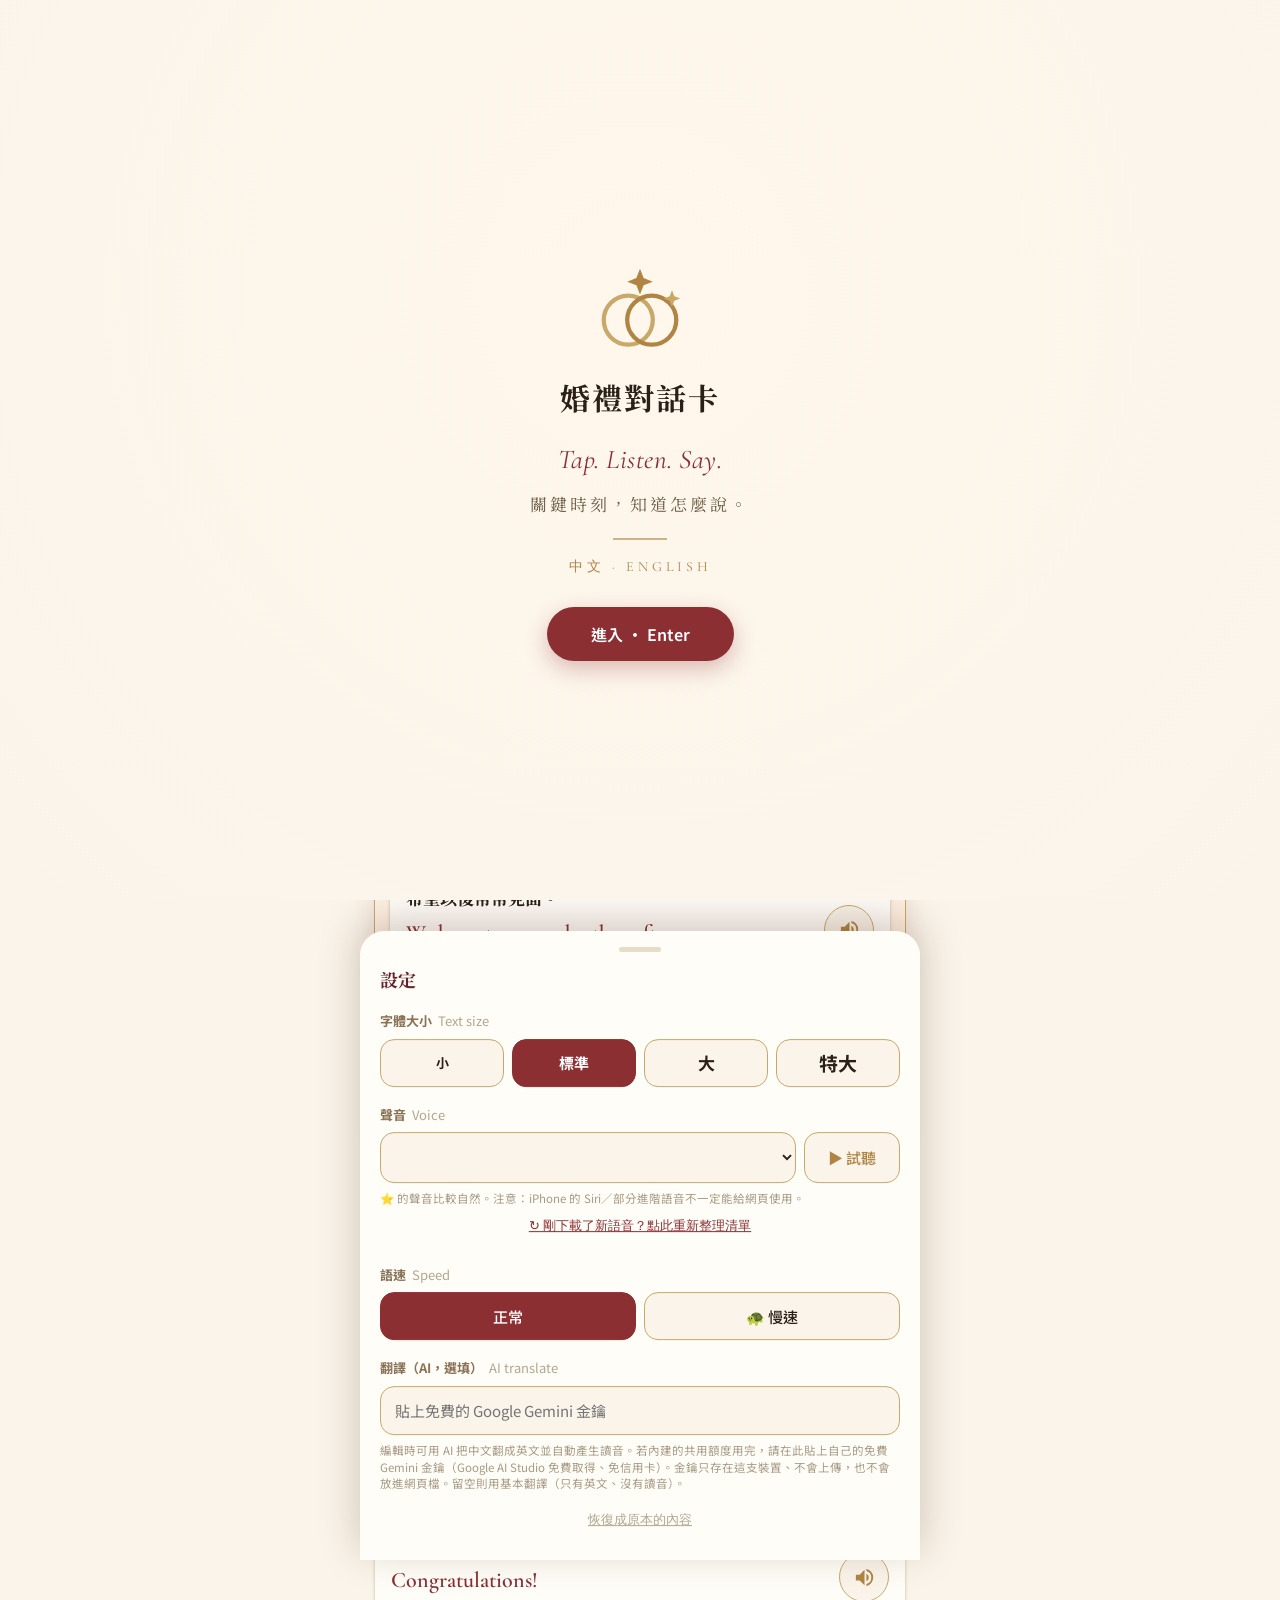
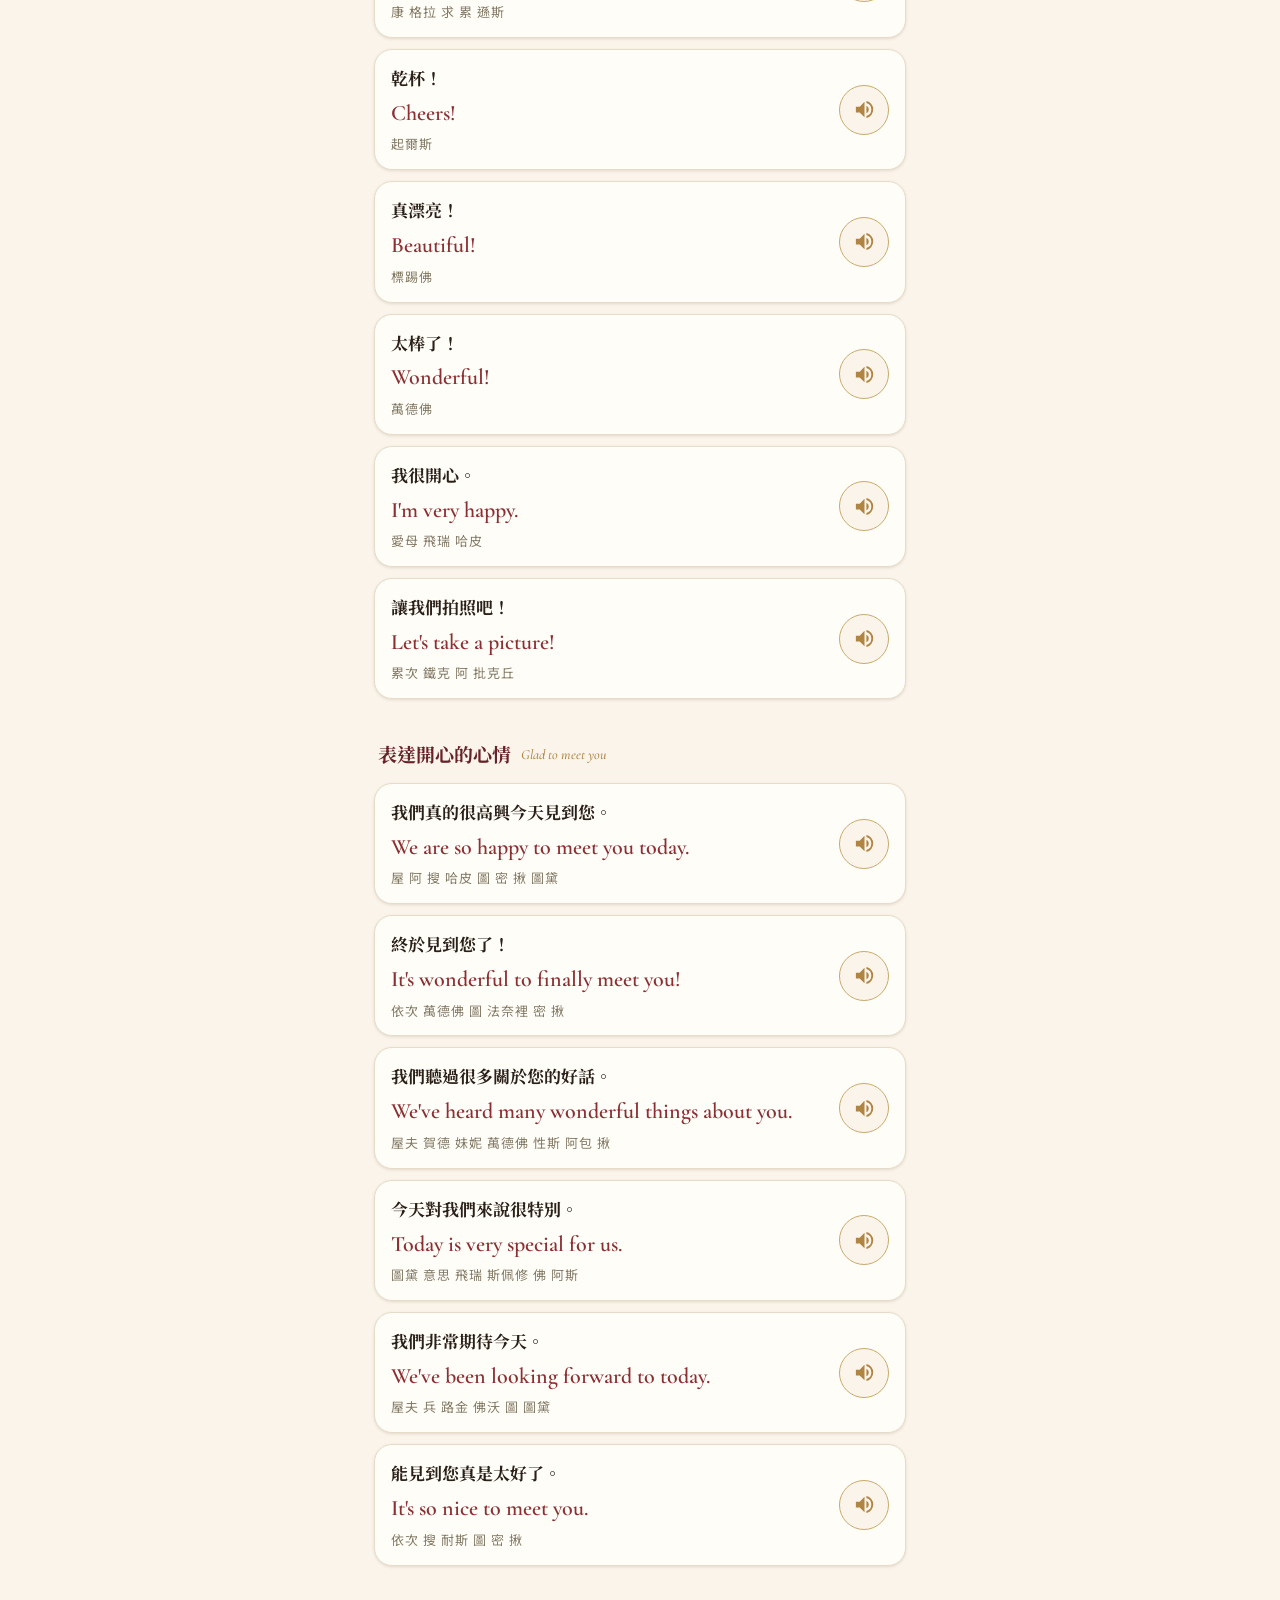
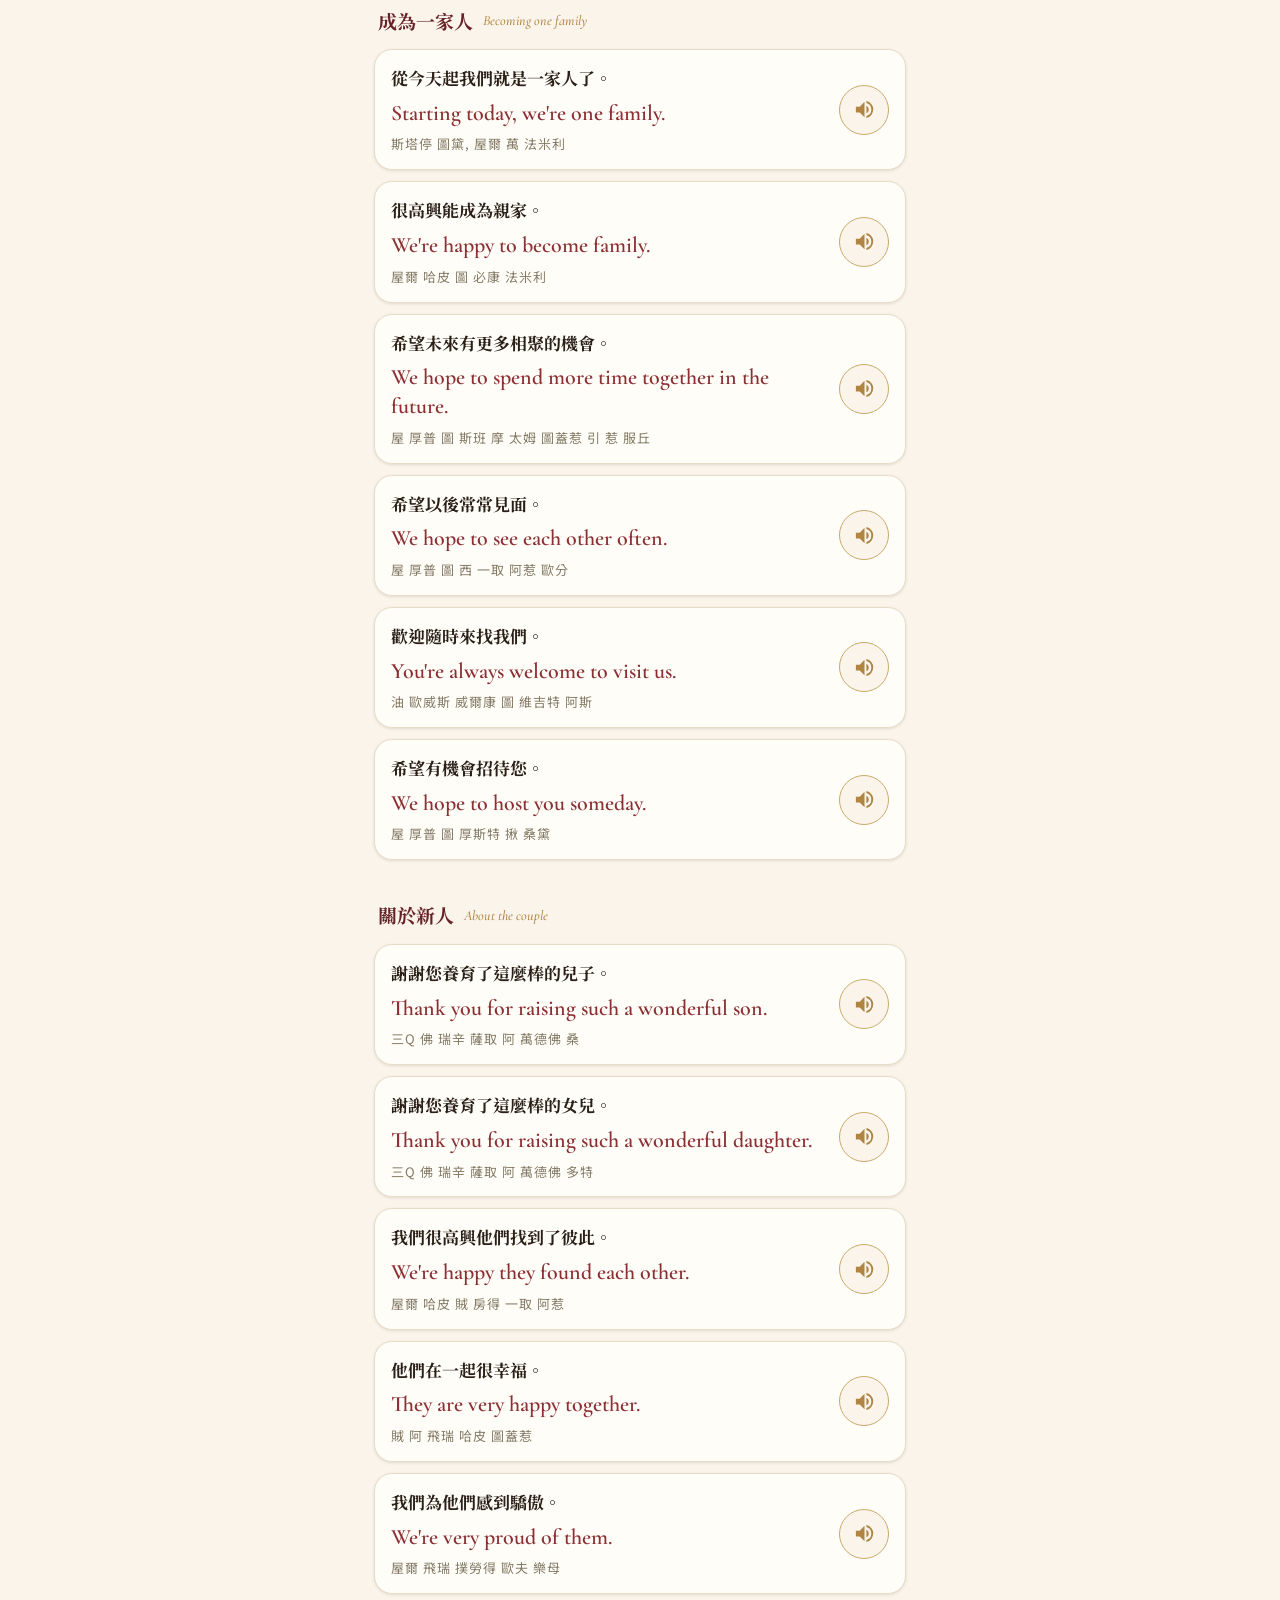
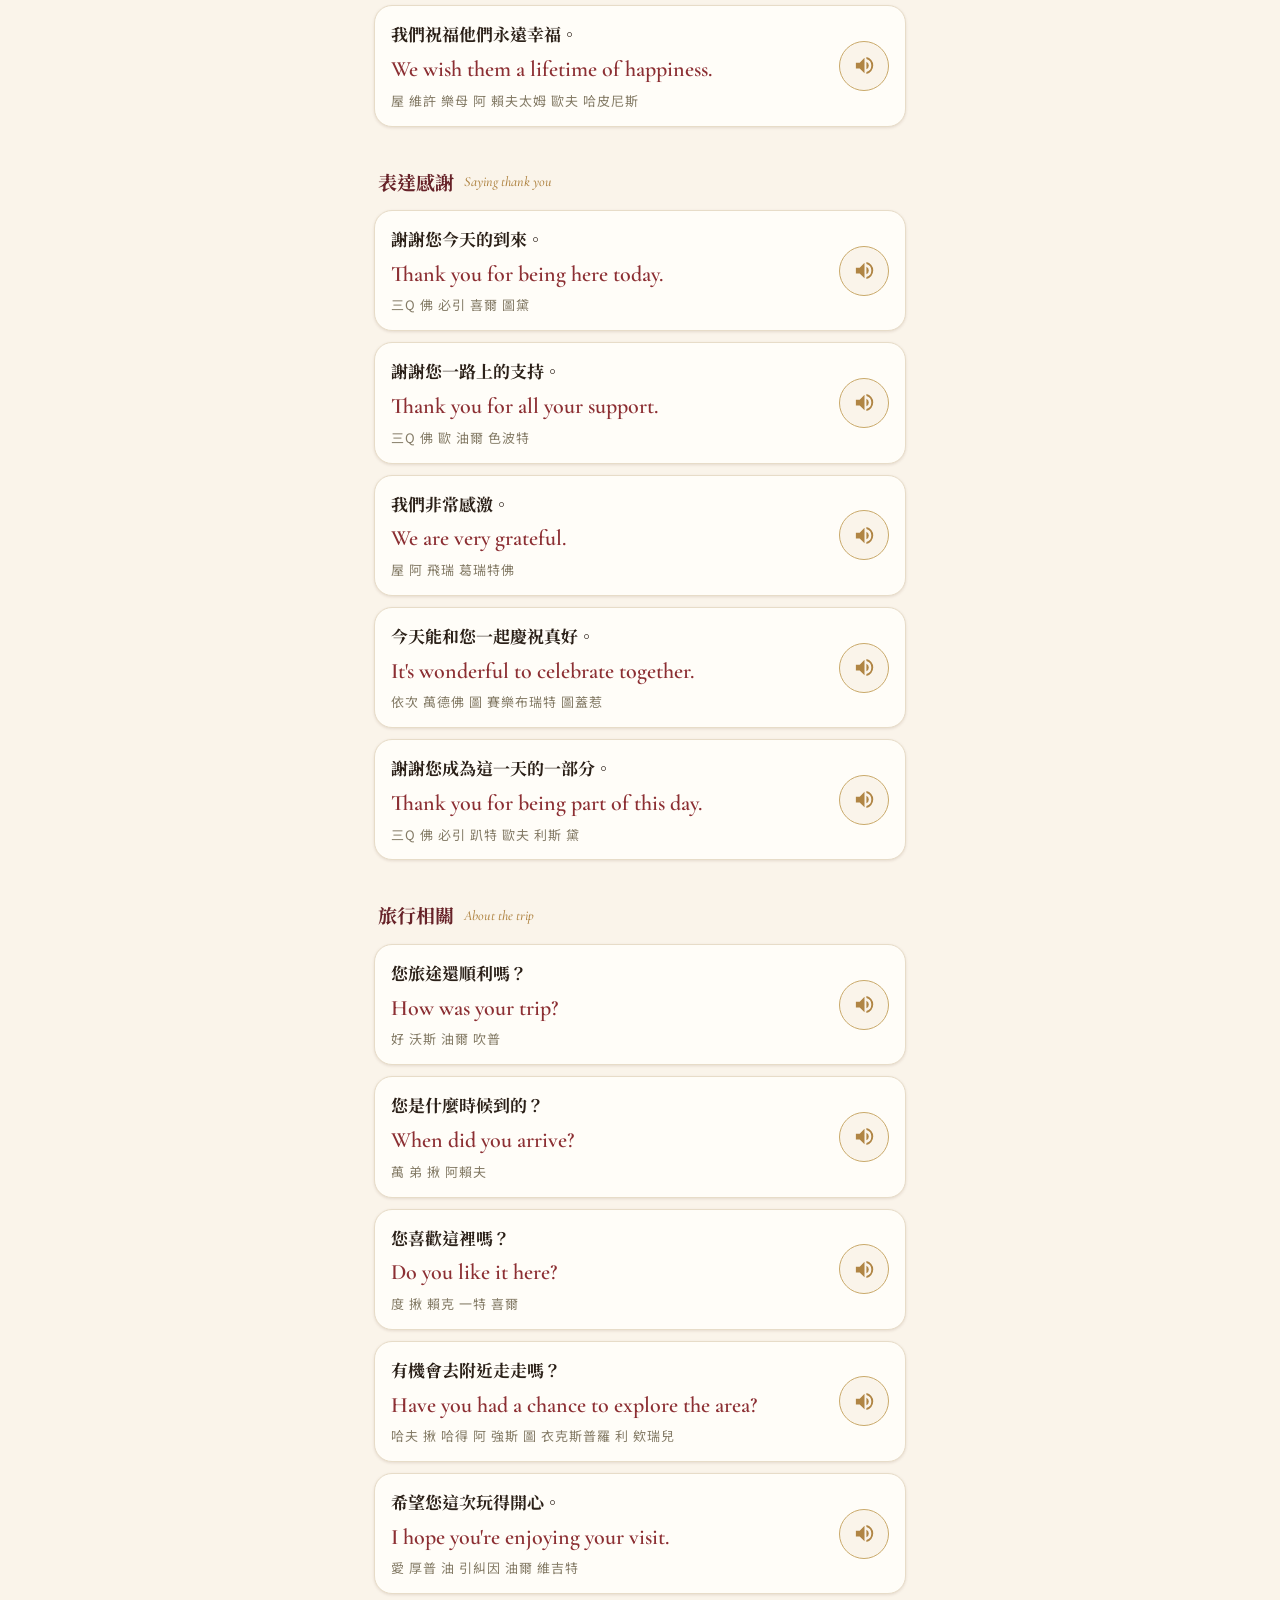
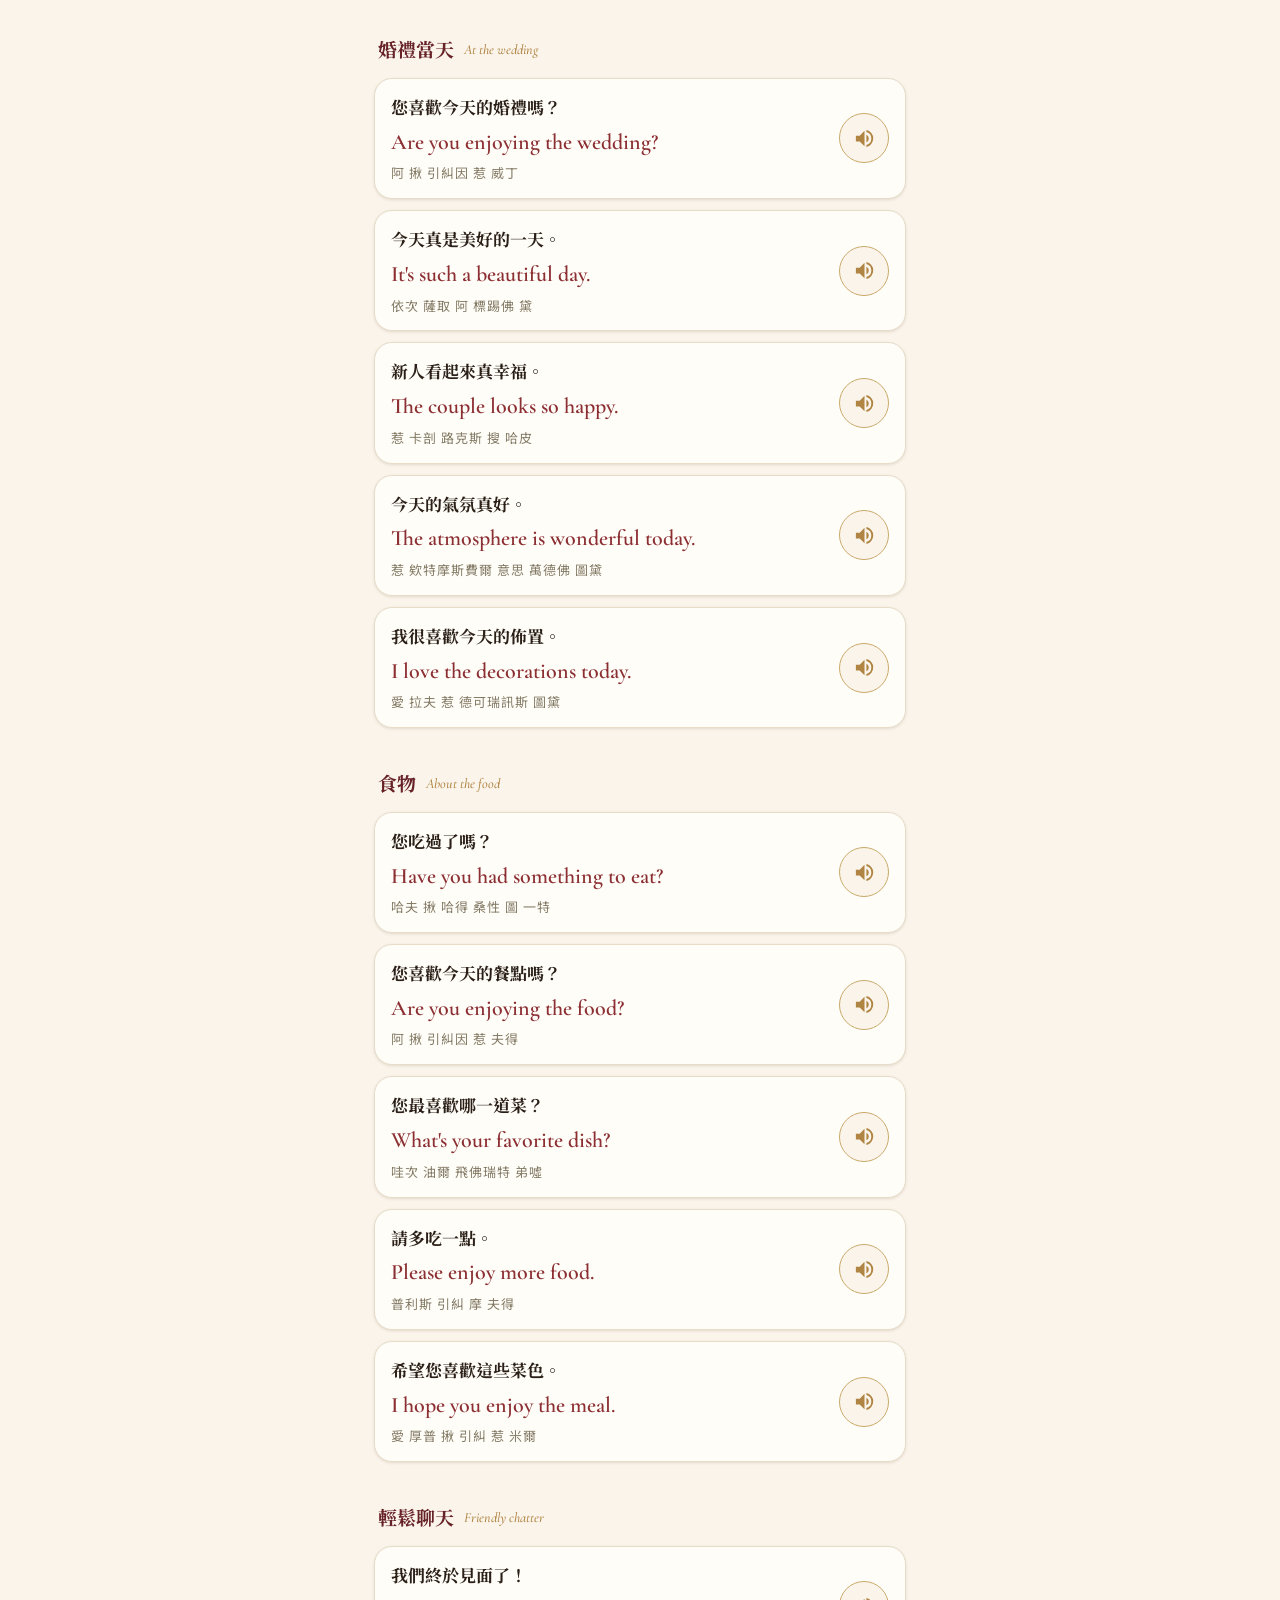
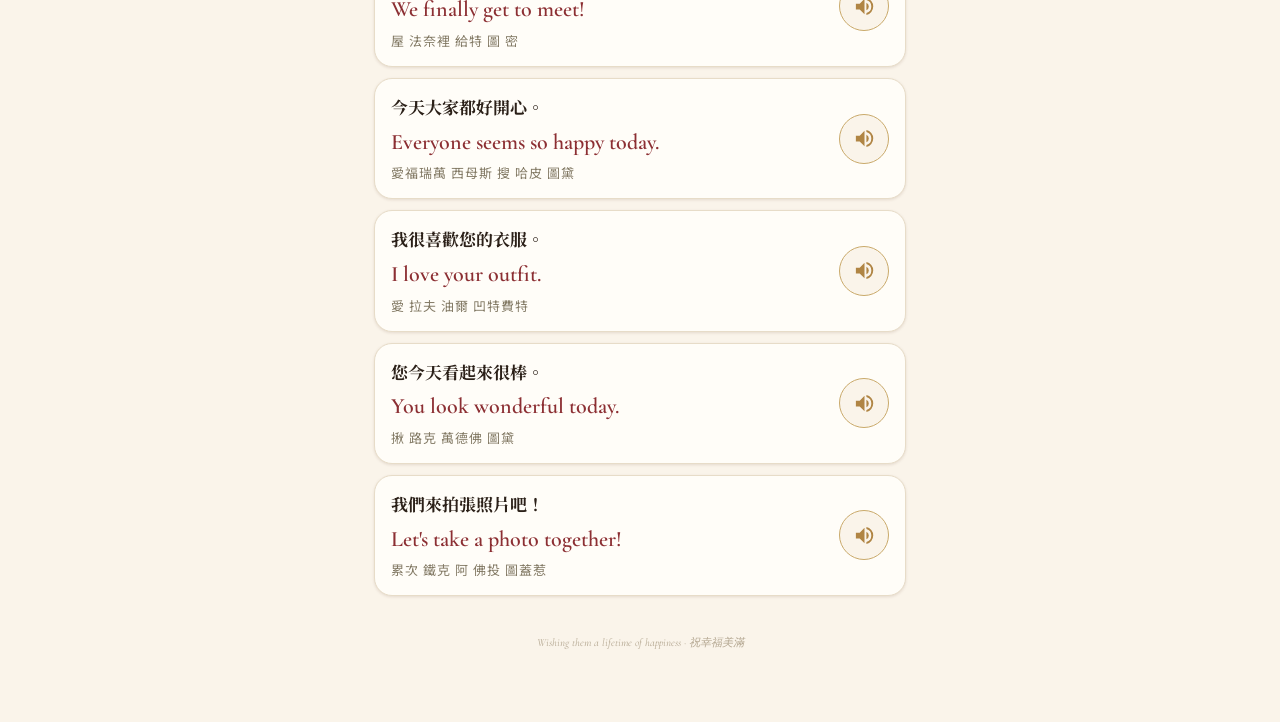
<file: HelloReady.html>
<!DOCTYPE html>
<html lang="zh-Hant">
<head>
<meta charset="UTF-8">
<meta name="viewport" content="width=device-width, initial-scale=1.0, viewport-fit=cover">
<meta name="color-scheme" content="light only">
<meta name="supported-color-schemes" content="light">
<title>婚禮對話卡 · Wedding Phrase Card</title>
<link rel="preconnect" href="https://fonts.googleapis.com">
<link rel="preconnect" href="https://fonts.gstatic.com" crossorigin>
<link href="https://fonts.googleapis.com/css2?family=Cormorant+Garamond:ital,wght@0,500;0,600;1,500&family=Noto+Serif+TC:wght@400;500;700&family=Noto+Sans+TC:wght@400;500;700&display=swap" rel="stylesheet">
<style>
  :root{
    color-scheme:light only;
    --ivory:#faf4ea; --paper:#fffdf8; --ink:#2b2018;
    --wine:#8c2f33; --wine-deep:#672228;
    --gold:#b08544; --gold-soft:#c9a96a;
    --line:#e7dcc8; --shadow:rgba(80,40,20,.12);
    --safe-top:env(safe-area-inset-top,0px);
    --safe-bot:env(safe-area-inset-bottom,0px);
    --fs:1;
  }
  *{box-sizing:border-box;-webkit-tap-highlight-color:transparent;margin:0;padding:0}
  html{scroll-behavior:smooth;background:var(--ivory)}
  body{
    font-family:"Noto Sans TC",sans-serif; color:var(--ink); line-height:1.5;
    max-width:560px; margin:0 auto; min-height:100vh;
    padding-bottom:calc(70px + var(--safe-bot));
    background:var(--ivory);
  }
  body::before{content:"";position:fixed;inset:0;background:var(--ivory);z-index:-1}
  @media (prefers-reduced-motion: reduce){ html{scroll-behavior:auto} *{transition:none!important;animation:none!important} }

  .topbar{position:sticky;top:0;z-index:40;background:rgba(250,244,234,.94);backdrop-filter:saturate(1.4) blur(8px);-webkit-backdrop-filter:saturate(1.4) blur(8px);border-bottom:1px solid var(--line);padding-top:var(--safe-top)}
  .appbar{display:flex;align-items:center;justify-content:space-between;height:60px;padding:0 14px}
  .appbar .brand{display:flex;align-items:baseline;gap:8px;min-width:0;flex:1}
  .appbar .brand h1{font-family:"Noto Serif TC",serif;font-weight:700;font-size:19px;color:var(--ink);letter-spacing:.5px;white-space:nowrap;overflow:hidden;text-overflow:ellipsis}
  .appbar .brand .sub{font-family:"Cormorant Garamond",serif;font-style:italic;font-size:13px;color:var(--gold);white-space:nowrap;overflow:hidden;text-overflow:ellipsis}
  .gear{flex:0 0 auto;width:44px;height:44px;border-radius:10px;border:1.5px solid var(--gold-soft);background:var(--paper);display:flex;align-items:center;justify-content:center;cursor:pointer;color:var(--wine)}
  .gear svg{width:20px;height:20px;fill:var(--wine)}
  .gear:active{transform:scale(.94)}
  .appbar-actions{display:flex;align-items:center;gap:10px}
  .addbtn{display:flex;align-items:center;gap:6px;height:46px;padding:0 16px;border-radius:14px;border:1.5px solid var(--gold-soft);background:var(--paper);color:var(--wine);font-family:"Noto Sans TC",sans-serif;font-size:15px;font-weight:600;cursor:pointer}
  .addbtn svg{width:18px;height:18px;fill:var(--wine)}
  .addbtn:active{transform:scale(.96)}

  .chipbar{display:flex;gap:8px;overflow-x:auto;padding:16px 14px 12px;scrollbar-width:none;-webkit-overflow-scrolling:touch}
  .editbar{display:none}
  .edit-toggle-top{display:inline-flex;align-items:center;gap:6px;border:1.5px solid var(--wine);background:var(--paper);color:var(--wine);font-family:"Noto Sans TC",sans-serif;font-size:15px;font-weight:600;padding:0 14px;border-radius:10px;cursor:pointer;height:44px;transition:.16s}
  .edit-toggle-top svg{width:18px;height:18px;fill:currentColor}
  .edit-toggle-top.on{background:var(--wine);color:#fff;border-color:var(--wine)}
  .edit-toggle-top:active{transform:scale(.97)}
  .chipbar::-webkit-scrollbar{display:none}
  .chip{flex:0 0 auto;min-height:38px;display:flex;align-items:center;border:1.5px solid var(--gold-soft);background:var(--paper);color:#8a6f48;font-family:"Noto Sans TC",sans-serif;font-size:14px;font-weight:500;padding:6px 15px;border-radius:30px;cursor:pointer;white-space:nowrap;transition:.16s}
  .chip:active{transform:scale(.96)}
  .chip.active{background:var(--wine);border-color:var(--wine);color:#fff;box-shadow:0 2px 8px rgba(140,47,51,.25)}

  .intro{text-align:center;padding:16px 24px 6px}
  .intro p{font-size:13.5px;color:#7a6b58;max-width:330px;margin:0 auto;line-height:1.55}
  .intro .em{color:var(--wine);font-weight:500}

  section{padding:4px 14px 2px;scroll-margin-top:118px}
  #block-key{scroll-margin-top:118px}
  .sec-title{font-family:"Noto Serif TC",serif;font-size:calc(19px * var(--fs));font-weight:700;color:var(--wine-deep);margin:24px 4px 14px;display:flex;align-items:center;gap:10px}
  .sec-title .en{font-family:"Cormorant Garamond",serif;font-style:italic;font-weight:500;font-size:calc(14px * var(--fs));color:var(--gold)}
  .sec-title .sechead-actions{margin-left:auto;display:none;gap:6px}
  body.editing .sec-title .sechead-actions{display:flex}
  .sec-sub{font-size:12.5px;color:#8a7a66;margin:0 4px 10px}

  .card{background:var(--paper);border:1px solid var(--line);border-radius:18px;padding:16px;margin-bottom:11px;display:flex;align-items:center;gap:14px;cursor:pointer;box-shadow:0 1px 3px var(--shadow);transition:transform .12s, box-shadow .18s, border-color .18s;position:relative;overflow:hidden}
  .card:focus-visible{outline:3px solid var(--gold);outline-offset:2px}
  body.editing .card{cursor:default}
  .card:active{transform:scale(.985)}
  .card.speaking{border-color:var(--gold);box-shadow:0 4px 18px rgba(176,133,68,.32)}
  .card.speaking::before{content:"";position:absolute;left:0;top:0;bottom:0;width:5px;background:var(--gold)}
  .card .txt{flex:1;min-width:0}
  .card .zh{font-family:"Noto Serif TC",serif;font-size:calc(17px * var(--fs));font-weight:700;color:var(--ink);line-height:1.4}
  .card .en{font-family:"Cormorant Garamond",serif;font-size:calc(22px * var(--fs));color:var(--wine);margin-top:9px;line-height:1.3;font-weight:600}
  .card .ph{font-family:"Noto Sans TC",sans-serif;font-size:calc(13px * var(--fs));color:#847b66;margin-top:9px;line-height:1.3;letter-spacing:1px}
  .speaker{flex-shrink:0;width:50px;height:50px;border-radius:50%;background:var(--ivory);border:1.5px solid var(--gold-soft);display:flex;align-items:center;justify-content:center;transition:.18s}
  .card.speaking .speaker{background:var(--gold);border-color:var(--gold);animation:pulse 1.1s ease-in-out infinite}
  @keyframes pulse{0%,100%{box-shadow:0 0 0 0 rgba(176,133,68,.45)}50%{box-shadow:0 0 0 7px rgba(176,133,68,0)}}
  .speaker svg{width:23px;height:23px;fill:var(--gold);transition:.18s}
  .card.speaking .speaker svg{fill:#fff}

  .row-actions{flex-shrink:0;display:none;gap:6px;align-items:center}
  body.editing .row-actions{display:flex}
  body.editing .speaker{display:none}
  .icon-btn{width:44px;height:44px;border-radius:12px;border:1.5px solid var(--line);background:var(--ivory);display:flex;align-items:center;justify-content:center;cursor:pointer;transition:.15s}
  .icon-btn svg{width:19px;height:19px;fill:#7a6b58}
  .icon-btn.del{border-color:#e6c4c4;background:#fdf1f1}
  .icon-btn.del svg{fill:var(--wine)}
  .icon-btn:active{transform:scale(.92)}

  .editform{flex:1;display:flex;flex-direction:column;gap:8px}
  .editform label{font-size:11px;color:#9a8a76;margin-bottom:-4px}
  .editform input{font-family:"Noto Sans TC",sans-serif;font-size:16px;color:var(--ink);border:1.5px solid var(--gold-soft);border-radius:10px;padding:11px 12px;width:100%;background:#fff}
  .editform input.en-input{font-family:"Cormorant Garamond",serif;color:var(--wine)}
  .editform input.ph-input{font-size:14px;color:#8a7a66;letter-spacing:1px}
  .editform input:focus{outline:none;border-color:var(--wine)}
  .editform select{font-family:"Noto Sans TC",sans-serif;font-size:15px;color:var(--ink);border:1.5px solid var(--gold-soft);border-radius:10px;padding:11px 12px;width:100%;background:#fff;min-height:46px}
  .editform select:focus{outline:none;border-color:var(--wine)}
  .form-btns{display:flex;gap:8px;margin-top:2px}
  .btn{font-family:"Noto Sans TC",sans-serif;font-size:15px;font-weight:500;padding:11px 20px;border-radius:24px;cursor:pointer;border:1.5px solid transparent;transition:.15s;min-height:44px}
  .btn-save{background:var(--wine);color:#fff}
  .btn-save:active{background:var(--wine-deep)}
  .btn-cancel{background:var(--paper);color:#7a6b58;border-color:var(--line)}
  .translate-btn{align-self:flex-start;border:1.5px solid var(--gold);background:#fff7ec;color:#9a6b1f;font-family:"Noto Sans TC",sans-serif;font-size:13.5px;font-weight:600;padding:0 15px;border-radius:10px;cursor:pointer;min-height:44px}
  .translate-btn:disabled{opacity:.55}
  .translate-btn:active{transform:scale(.97)}
  .tr-status{font-size:11.5px;color:#8a7257;margin:-2px 2px 0;min-height:14px;line-height:1.4}

  .add-row{display:none;width:100%;border:1.5px dashed var(--gold-soft);background:transparent;color:var(--gold);font-family:"Noto Sans TC",sans-serif;font-size:15px;font-weight:500;padding:0 14px;border-radius:14px;cursor:pointer;margin-bottom:11px;min-height:44px}
  .add-row:active{background:#fff7ec}
  body.editing .add-row{display:block}

  .key-wrap{margin:8px 14px 4px;background:linear-gradient(155deg,#fff7ec,#fdeede);border:1.5px solid var(--gold-soft);border-radius:22px;padding:16px 14px 14px;box-shadow:0 6px 22px rgba(140,47,51,.10)}
  .key-wrap .badge{display:inline-block;background:var(--wine);color:#fff;font-size:12px;font-weight:700;padding:5px 13px;border-radius:20px;letter-spacing:1px}
  .key-wrap h2{font-family:"Noto Serif TC",serif;font-size:calc(18px * var(--fs));color:var(--wine-deep);margin:8px 2px 2px}
  .key-wrap .note{font-size:12.5px;color:#8a7257;margin:0 2px 12px}
  .key-wrap .card{background:#fffdfa}

  .footer-tools{display:none;text-align:center;padding:22px 14px 0}
  body.editing .footer-tools{display:block}
  .add-section-btn{border:1.5px dashed var(--wine);background:transparent;color:var(--wine);font-family:"Noto Sans TC",sans-serif;font-size:15px;font-weight:500;padding:0 24px;border-radius:14px;cursor:pointer;width:100%;min-height:44px}

  footer{text-align:center;font-size:11px;color:#b3a690;padding:26px 24px 0;font-family:"Cormorant Garamond",serif;font-style:italic}
  .warnbar{display:none;background:var(--wine);color:#fff;font-size:12.5px;text-align:center;padding:10px 16px;line-height:1.4}

  .confirm-box{flex:1;display:flex;align-items:center;justify-content:space-between;gap:10px}
  .confirm-box .ask{font-size:14px;color:var(--wine-deep);font-weight:500}

  .sheet-overlay{position:fixed;inset:0;background:rgba(43,32,24,.4);opacity:0;pointer-events:none;transition:opacity .22s;z-index:50}
  .sheet-overlay.open{opacity:1;pointer-events:auto}
  .sheet{position:fixed;left:0;right:0;bottom:0;z-index:60;max-width:560px;margin:0 auto;background:var(--paper);border-radius:24px 24px 0 0;box-shadow:0 -10px 40px rgba(80,40,20,.25);padding:8px 20px calc(24px + var(--safe-bot));transform:translateY(105%);transition:transform .26s cubic-bezier(.2,.8,.2,1);max-height:86vh;overflow-y:auto}
  .sheet.open{transform:translateY(0)}
  .sheet-handle{width:42px;height:5px;border-radius:3px;background:var(--line);margin:8px auto 14px}
  .sheet h3{font-family:"Noto Serif TC",serif;font-size:18px;color:var(--wine-deep);margin-bottom:4px}
  .sheet .grp{margin-top:18px}
  .sheet .grp-label{font-size:13px;font-weight:700;color:#8a7257;margin-bottom:8px;display:flex;align-items:center;gap:6px}
  .sheet select{width:100%;font-family:"Noto Sans TC",sans-serif;font-size:15px;color:var(--ink);background:var(--ivory);border:1.5px solid var(--gold-soft);border-radius:14px;padding:13px 14px;min-height:48px}
  .sheet select:focus{outline:none;border-color:var(--wine)}
  .sheet input{width:100%;font-family:"Noto Sans TC",sans-serif;font-size:15px;color:var(--ink);background:var(--ivory);border:1.5px solid var(--gold-soft);border-radius:14px;padding:13px 14px;min-height:48px}
  .sheet input:focus{outline:none;border-color:var(--wine)}
  .seg{display:flex;gap:8px}
  .seg button,.sheet-btn{flex:1;min-height:48px;border:1.5px solid var(--gold-soft);background:var(--ivory);color:var(--ink);font-family:"Noto Sans TC",sans-serif;font-size:15px;font-weight:500;border-radius:14px;cursor:pointer;transition:.15s;display:flex;align-items:center;justify-content:center;gap:6px}
  .seg button.active{background:var(--wine);border-color:var(--wine);color:#fff}
  .fs-seg button{font-weight:700}
  .fs-seg button[data-fs="0.9"]{font-size:13px}
  .fs-seg button[data-fs="1"]{font-size:15px}
  .fs-seg button[data-fs="1.18"]{font-size:17px}
  .fs-seg button[data-fs="1.4"]{font-size:19px}
  .preview-btn{flex:0 0 auto;padding:0 18px;color:var(--gold);min-width:96px}
  .voice-row{display:flex;gap:8px;align-items:stretch}
  .voice-row select{flex:1}
  .sheet-btn.edit.on{background:var(--ink);border-color:var(--ink);color:#fff}
  .sheet-btn.full{width:100%}
  .reset-link{display:block;width:100%;text-align:center;background:none;border:none;color:#b3a690;font-size:13px;text-decoration:underline;cursor:pointer;padding:14px 8px 2px;min-height:44px}
  .refresh-link{display:block;width:100%;text-align:center;background:none;border:none;color:var(--wine);font-size:12.5px;text-decoration:underline;cursor:pointer;padding:8px;min-height:40px}
  .sheet .tip{font-size:11.5px;color:#a89a84;margin-top:7px;line-height:1.45}

  /* AI-translated marker (only visible in edit mode) */
  .auto-tag{display:none;margin-top:6px;background:#f3e7cf;color:#9a6b1f;font-size:10.5px;font-weight:700;padding:2px 9px;border-radius:10px;letter-spacing:.5px}
  body.editing .auto-tag{display:inline-block}

  /* add popup modal */
  .modal-overlay{position:fixed;inset:0;background:rgba(43,32,24,.45);z-index:70;display:flex;align-items:center;justify-content:center;padding:20px;opacity:0;pointer-events:none;transition:opacity .22s}
  .modal-overlay.open{opacity:1;pointer-events:auto}
  .modal{background:var(--paper);border-radius:20px;padding:22px 20px 20px;width:100%;max-width:480px;max-height:90vh;overflow-y:auto;box-shadow:0 8px 40px rgba(80,40,20,.28);transform:translateY(20px);transition:transform .22s cubic-bezier(.2,.8,.2,1)}
  .modal-overlay.open .modal{transform:translateY(0)}
  .modal-header{display:flex;align-items:center;justify-content:space-between;margin-bottom:16px}
  .modal-header h3{font-family:"Noto Serif TC",serif;font-size:18px;color:var(--wine-deep);font-weight:700}
  .modal-close{width:32px;height:32px;border:none;background:none;cursor:pointer;color:#9a8a76;font-size:18px;display:flex;align-items:center;justify-content:center;border-radius:8px}
  .modal-close:active{background:var(--ivory)}

  /* landing / splash */
  .landing{position:fixed;inset:0;z-index:100;background:radial-gradient(circle at 50% 32%, #fff7ec, var(--ivory));display:flex;flex-direction:column;align-items:center;justify-content:center;text-align:center;padding:32px;transition:opacity .55s ease, visibility .55s}
  .landing.hide{opacity:0;visibility:hidden;pointer-events:none}
  .landing .art{width:128px;height:128px;margin-bottom:2px}
  .landing h1{font-family:"Noto Serif TC",serif;font-weight:700;font-size:30px;color:var(--ink);letter-spacing:2px;margin-top:6px}
  .landing .tag-en{font-family:"Cormorant Garamond",serif;font-style:italic;font-size:27px;color:var(--wine);margin-top:20px;letter-spacing:.5px}
  .landing .tag-zh{font-family:"Noto Serif TC",serif;font-size:17px;color:#6d5c46;margin-top:10px;letter-spacing:3px}
  .landing .divider{width:54px;height:2px;background:var(--gold);opacity:.6;margin:22px auto 0}
  .landing .langs{font-family:"Cormorant Garamond",serif;font-size:14px;color:var(--gold);letter-spacing:4px;margin-top:16px;text-transform:uppercase}
  .landing .enter{margin-top:30px;border:none;background:var(--wine);color:#fff;font-family:"Noto Sans TC",sans-serif;font-size:16px;font-weight:600;padding:15px 44px;border-radius:30px;cursor:pointer;box-shadow:0 8px 22px rgba(140,47,51,.3);min-height:54px}
  .landing .enter:active{transform:scale(.97)}
</style>
</head>
<body>

<div class="landing" id="landing">
  <svg class="art" viewBox="0 0 120 120" aria-hidden="true">
    <g fill="none" stroke-width="4">
      <circle cx="49" cy="76" r="23" stroke="#c9a96a"/>
      <circle cx="71" cy="76" r="23" stroke="#b08544"/>
    </g>
    <path d="M60 28 l3.4 8.6 8.6 3.4 -8.6 3.4 -3.4 8.6 -3.4 -8.6 -8.6 -3.4 8.6 -3.4 z" fill="#b08544"/>
    <path d="M90 48 l2.2 5.6 5.6 2.2 -5.6 2.2 -2.2 5.6 -2.2 -5.6 -5.6 -2.2 5.6 -2.2 z" fill="#c9a96a"/>
  </svg>
  <h1>婚禮對話卡</h1>
  <div class="tag-en">Tap. Listen. Say.</div>
  <div class="tag-zh">關鍵時刻，知道怎麼說。</div>
  <div class="divider"></div>
  <div class="langs">中文 · English</div>
  <button class="enter" id="enterBtn">進入 · Enter</button>
</div>

<div id="warnbar" class="warnbar">此瀏覽器可能不支援語音播放，建議用手機的 Safari 或 Chrome 開啟。</div>

<div class="topbar">
  <div class="appbar">
    <div class="brand">
      <h1 id="appTitle">婚禮對話卡</h1>
    </div>
    <div class="appbar-actions">
      <button class="edit-toggle-top" id="editToggleTop" aria-label="編輯"><svg viewBox="0 0 24 24" aria-hidden="true"><path d="M3 17.25V21h3.75L17.81 9.94l-3.75-3.75L3 17.25zM20.71 7.04a1 1 0 0 0 0-1.41l-2.34-2.34a1 1 0 0 0-1.41 0l-1.83 1.83 3.75 3.75 1.83-1.83z"/></svg><span class="elabel">編輯</span></button>
      <button class="gear" id="gearBtn" aria-label="設定">
        <svg viewBox="0 0 24 24"><path d="M19.14 12.94a7.49 7.49 0 0 0 .05-1.88l2.03-1.58a.5.5 0 0 0 .12-.64l-1.92-3.32a.5.5 0 0 0-.6-.22l-2.39.96a7.3 7.3 0 0 0-1.62-.94l-.36-2.54a.5.5 0 0 0-.5-.43h-3.84a.5.5 0 0 0-.5.43l-.36 2.54c-.59.24-1.13.56-1.62.94l-2.39-.96a.5.5 0 0 0-.6.22L2.18 8.84a.5.5 0 0 0 .12.64l2.03 1.58a7.49 7.49 0 0 0 0 1.88L2.3 14.52a.5.5 0 0 0-.12.64l1.92 3.32c.13.22.39.31.6.22l2.39-.96c.49.38 1.03.7 1.62.94l.36 2.54c.04.25.25.43.5.43h3.84c.25 0 .46-.18.5-.43l.36-2.54c.59-.24 1.13-.56 1.62-.94l2.39.96c.21.09.47 0 .6-.22l1.92-3.32a.5.5 0 0 0-.12-.64l-2.03-1.58zM12 15.5A3.5 3.5 0 1 1 12 8.5a3.5 3.5 0 0 1 0 7z"/></svg>
      </button>
    </div>
  </div>
  <div class="chipbar" id="chipbar"></div>
</div>

<div class="intro">
  <p>點任何一句，手機會幫您唸出來。<span class="em">再點一下會重唸。</span>下方小字是近似讀音。</p>
</div>

<div class="key-wrap" id="block-key" data-spy>
  <span class="badge">只要記這六句</span>
  <h2>給雙方父母的萬用句</h2>
  <p class="note">緊張的話，記住下面六句就很夠用了。</p>
  <div id="keyList"></div>
  <button class="add-row" data-add-key="1">＋ 新增萬用句</button>
</div>

<div id="sections"></div>

<div class="footer-tools">
  <button class="add-section-btn" id="addSectionBtn">＋ 新增一個分類</button>
</div>

<footer>Wishing them a lifetime of happiness ·  祝幸福美滿</footer>

<div class="modal-overlay" id="addModal" role="dialog" aria-modal="true" aria-label="新增句子">
  <div class="modal">
    <div class="modal-header">
      <h3>新增句子</h3>
      <button class="modal-close" id="modalClose" aria-label="關閉">✕</button>
    </div>
    <div class="editform">
      <label>中文</label>
      <input class="zh-input" id="modal-zh" placeholder="輸入中文">
      <button type="button" class="translate-btn" id="modalTrBtn">✨ 翻譯成英文（自動填英文＋讀音）</button>
      <div class="tr-status" id="modalTrStatus"></div>
      <label>English</label>
      <input class="en-input" id="modal-en" placeholder="Type the English">
      <label>近似讀音（選填）</label>
      <input class="ph-input" id="modal-ph" placeholder="例如：三Q 佛 ...">
      <label>分類 Category</label>
      <select class="cat-input" id="modal-cat"></select>
      <div class="form-btns">
        <button class="btn btn-save" id="modalSave">儲存</button>
        <button class="btn btn-cancel" id="modalCancel">取消</button>
      </div>
    </div>
  </div>
</div>

<div class="sheet-overlay" id="sheetOverlay"></div>
<div class="sheet" id="settingsSheet" role="dialog" aria-label="設定" aria-modal="true">
  <div class="sheet-handle"></div>
  <h3>設定</h3>
  <div class="grp">
    <div class="grp-label">字體大小 <span style="font-weight:400;color:#b3a690">Text size</span></div>
    <div class="seg fs-seg" id="fsSeg">
      <button data-fs="0.9">小</button><button data-fs="1" class="active">標準</button><button data-fs="1.18">大</button><button data-fs="1.4">特大</button>
    </div>
  </div>
  <div class="grp">
    <div class="grp-label">聲音 <span style="font-weight:400;color:#b3a690">Voice</span></div>
    <div class="voice-row">
      <select id="voiceSelect" aria-label="選擇聲音"></select>
      <button class="sheet-btn preview-btn" id="voicePreview">▶ 試聽</button>
    </div>
    <p class="tip">⭐ 的聲音比較自然。注意：iPhone 的 Siri／部分進階語音不一定能給網頁使用。</p>
    <button class="refresh-link" id="voiceRefresh">↻ 剛下載了新語音？點此重新整理清單</button>
  </div>
  <div class="grp">
    <div class="grp-label">語速 <span style="font-weight:400;color:#b3a690">Speed</span></div>
    <div class="seg"><button data-rate="0.85" id="btnNormal" class="active">正常</button><button data-rate="0.6" id="btnSlow">🐢 慢速</button></div>
  </div>
  <div class="grp">
    <div class="grp-label">翻譯（AI，選填）<span style="font-weight:400;color:#b3a690">AI translate</span></div>
    <input id="gkeyInput" type="password" autocomplete="off" placeholder="貼上免費的 Google Gemini 金鑰">
    <p class="tip">編輯時可用 AI 把中文翻成英文並自動產生讀音。若內建的共用額度用完，請在此貼上自己的免費 Gemini 金鑰（Google AI Studio 免費取得、免信用卡）。金鑰只存在這支裝置、不會上傳，也不會放進網頁檔。留空則用基本翻譯（只有英文、沒有讀音）。</p>
  </div>
  <button class="reset-link" id="resetBtn">恢復成原本的內容</button>
</div>

<script>
/* =========================================================
   CONTENT PACK (future-ready). A pack = theme + categories.
   Phrase text is keyed by language code, so other language
   pairs and themes (dining, shopping...) reuse this shape.
   Defaults below are authored as [native, target, reading].
   ========================================================= */
const PACK_META = { id:'wedding', theme:'wedding', nativeLang:'zh', targetLang:'en',
  title:{ zh:'婚禮對話卡', en:'Wedding Phrase Card' } };

const KEY_DEFAULT = [
  ["終於見到您了。","It's wonderful to finally meet you.","依次 萬德佛 圖 法奈裡 密 揪"],
  ["我們聽過很多關於您的好話。","We've heard many wonderful things about you.","屋夫 賀德 妹妮 萬德佛 性斯 阿包 揪"],
  ["謝謝您養育了這麼棒的兒子/女兒。","Thank you for raising such a wonderful son/daughter.","三Q 佛 瑞辛 薩取 阿 萬德佛 桑/都特"],
  ["我們很高興成為一家人。","We're happy to become one family.","屋爾 哈皮 圖 必康 萬 法米利"],
  ["希望以後常常見面。","We hope to see each other often.","屋 厚普 圖 西 一取 阿惹 歐分"],
  ["讓我們一起祝福他們幸福快樂。","Let's wish them a happy life together.","累次 維許 樂母 阿 哈皮 賴夫 圖蓋惹"],
];
const SECTIONS_DEFAULT = [
  { t:"簡單用語", e:"Just the basics", sub:"給最緊張、只想說幾個字的家人。", rows:[
    ["很高興認識您。","Nice to meet you.","耐斯 圖 密 揪"],
    ["謝謝。","Thank you.","三Q"],
    ["恭喜！","Congratulations!","康 格拉 求 累 遜斯"],
    ["乾杯！","Cheers!","起爾斯"],
    ["真漂亮！","Beautiful!","標踢佛"],
    ["太棒了！","Wonderful!","萬德佛"],
    ["我很開心。","I'm very happy.","愛母 飛瑞 哈皮"],
    ["讓我們拍照吧！","Let's take a picture!","累次 鐵克 阿 批克丘"],
  ]},
  { t:"表達開心的心情", e:"Glad to meet you", rows:[
    ["我們真的很高興今天見到您。","We are so happy to meet you today.","屋 阿 搜 哈皮 圖 密 揪 圖黛"],
    ["終於見到您了！","It's wonderful to finally meet you!","依次 萬德佛 圖 法奈裡 密 揪"],
    ["我們聽過很多關於您的好話。","We've heard many wonderful things about you.","屋夫 賀德 妹妮 萬德佛 性斯 阿包 揪"],
    ["今天對我們來說很特別。","Today is very special for us.","圖黛 意思 飛瑞 斯佩修 佛 阿斯"],
    ["我們非常期待今天。","We've been looking forward to today.","屋夫 兵 路金 佛沃 圖 圖黛"],
    ["能見到您真是太好了。","It's so nice to meet you.","依次 搜 耐斯 圖 密 揪"],
  ]},
  { t:"成為一家人", e:"Becoming one family", rows:[
    ["從今天起我們就是一家人了。","Starting today, we're one family.","斯塔停 圖黛, 屋爾 萬 法米利"],
    ["很高興能成為親家。","We're happy to become family.","屋爾 哈皮 圖 必康 法米利"],
    ["希望未來有更多相聚的機會。","We hope to spend more time together in the future.","屋 厚普 圖 斯班 摩 太姆 圖蓋惹 引 惹 服丘"],
    ["希望以後常常見面。","We hope to see each other often.","屋 厚普 圖 西 一取 阿惹 歐分"],
    ["歡迎隨時來找我們。","You're always welcome to visit us.","油 歐威斯 威爾康 圖 維吉特 阿斯"],
    ["希望有機會招待您。","We hope to host you someday.","屋 厚普 圖 厚斯特 揪 桑黛"],
  ]},
  { t:"關於新人", e:"About the couple", rows:[
    ["謝謝您養育了這麼棒的兒子。","Thank you for raising such a wonderful son.","三Q 佛 瑞辛 薩取 阿 萬德佛 桑"],
    ["謝謝您養育了這麼棒的女兒。","Thank you for raising such a wonderful daughter.","三Q 佛 瑞辛 薩取 阿 萬德佛 多特"],
    ["我們很高興他們找到了彼此。","We're happy they found each other.","屋爾 哈皮 賊 房得 一取 阿惹"],
    ["他們在一起很幸福。","They are very happy together.","賊 阿 飛瑞 哈皮 圖蓋惹"],
    ["我們為他們感到驕傲。","We're very proud of them.","屋爾 飛瑞 撲勞得 歐夫 樂母"],
    ["我們祝福他們永遠幸福。","We wish them a lifetime of happiness.","屋 維許 樂母 阿 賴夫太姆 歐夫 哈皮尼斯"],
  ]},
  { t:"表達感謝", e:"Saying thank you", rows:[
    ["謝謝您今天的到來。","Thank you for being here today.","三Q 佛 必引 喜爾 圖黛"],
    ["謝謝您一路上的支持。","Thank you for all your support.","三Q 佛 歐 油爾 色波特"],
    ["我們非常感激。","We are very grateful.","屋 阿 飛瑞 葛瑞特佛"],
    ["今天能和您一起慶祝真好。","It's wonderful to celebrate together.","依次 萬德佛 圖 賽樂布瑞特 圖蓋惹"],
    ["謝謝您成為這一天的一部分。","Thank you for being part of this day.","三Q 佛 必引 趴特 歐夫 利斯 黛"],
  ]},
  { t:"旅行相關", e:"About the trip", rows:[
    ["您旅途還順利嗎？","How was your trip?","好 沃斯 油爾 吹普"],
    ["您是什麼時候到的？","When did you arrive?","萬 弟 揪 阿賴夫"],
    ["您喜歡這裡嗎？","Do you like it here?","度 揪 賴克 一特 喜爾"],
    ["有機會去附近走走嗎？","Have you had a chance to explore the area?","哈夫 揪 哈得 阿 強斯 圖 衣克斯普羅 利 欸瑞兒"],
    ["希望您這次玩得開心。","I hope you're enjoying your visit.","愛 厚普 油 引糾因 油爾 維吉特"],
  ]},
  { t:"婚禮當天", e:"At the wedding", rows:[
    ["您喜歡今天的婚禮嗎？","Are you enjoying the wedding?","阿 揪 引糾因 惹 威丁"],
    ["今天真是美好的一天。","It's such a beautiful day.","依次 薩取 阿 標踢佛 黛"],
    ["新人看起來真幸福。","The couple looks so happy.","惹 卡剖 路克斯 搜 哈皮"],
    ["今天的氣氛真好。","The atmosphere is wonderful today.","惹 欸特摩斯費爾 意思 萬德佛 圖黛"],
    ["我很喜歡今天的佈置。","I love the decorations today.","愛 拉夫 惹 德可瑞訊斯 圖黛"],
  ]},
  { t:"食物", e:"About the food", rows:[
    ["您吃過了嗎？","Have you had something to eat?","哈夫 揪 哈得 桑性 圖 一特"],
    ["您喜歡今天的餐點嗎？","Are you enjoying the food?","阿 揪 引糾因 惹 夫得"],
    ["您最喜歡哪一道菜？","What's your favorite dish?","哇次 油爾 飛佛瑞特 弟噓"],
    ["請多吃一點。","Please enjoy more food.","普利斯 引糾 摩 夫得"],
    ["希望您喜歡這些菜色。","I hope you enjoy the meal.","愛 厚普 揪 引糾 惹 米爾"],
  ]},
  { t:"輕鬆聊天", e:"Friendly chatter", rows:[
    ["我們終於見面了！","We finally get to meet!","屋 法奈裡 給特 圖 密"],
    ["今天大家都好開心。","Everyone seems so happy today.","愛福瑞萬 西母斯 搜 哈皮 圖黛"],
    ["我很喜歡您的衣服。","I love your outfit.","愛 拉夫 油爾 凹特費特"],
    ["您今天看起來很棒。","You look wonderful today.","揪 路克 萬德佛 圖黛"],
    ["我們來拍張照片吧！","Let's take a photo together!","累次 鐵克 阿 佛投 圖蓋惹"],
  ]},
];

/* ===== storage keys ===== */
const PKEY='weddingCard:pack:v2';      // new pack-shaped data
const DKEY='weddingCard:data:v1';      // legacy data (migrated if found)
const VKEY='weddingCard:voice:v1';
const FKEY='weddingCard:fontscale:v1';
const MKEY='weddingCard:mig:basicsFirst:v1';
const TKEY='weddingCard:gkey:v1';
const Store=(function(){
  const hasKV = typeof window.storage!=='undefined' && window.storage && typeof window.storage.get==='function';
  const mem={};
  return {
    async load(k){ if(hasKV){try{const r=await window.storage.get(k);return r?r.value:null;}catch(e){return null;}} try{return localStorage.getItem(k);}catch(e){return mem[k]||null;} },
    async save(k,v){ if(hasKV){try{await window.storage.set(k,v);}catch(e){}return;} try{localStorage.setItem(k,v);}catch(e){mem[k]=v;} },
    async clear(k){ if(hasKV){try{await window.storage.delete(k);}catch(e){}return;} try{localStorage.removeItem(k);}catch(e){delete mem[k];} }
  };
})();

function uid(){return 'u'+Date.now().toString(36)+Math.random().toString(36).slice(2,6);}

/* build a fresh pack from the authored defaults */
function seed(){
  const N=PACK_META.nativeLang, T=PACK_META.targetLang;
  const ph=(r,i,pfx)=>({id:pfx, text:{[N]:r[0],[T]:r[1]}, phonetic:{[T]:r[2]||''}});
  return {
    packId:PACK_META.id, theme:PACK_META.theme,
    nativeLang:N, targetLang:T, title:Object.assign({},PACK_META.title),
    key: KEY_DEFAULT.map((r,i)=>ph(r,i,'k'+i)),
    categories: SECTIONS_DEFAULT.map((s,si)=>({
      id:'s'+si, title:{[N]:s.t,[T]:s.e}, sub:{[N]:s.sub||''},
      phrases:s.rows.map((r,ri)=>ph(r,ri,'s'+si+'r'+ri))
    }))
  };
}

/* migrate legacy {key:[{zh,en,ph}], sections:[{t,e,sub,rows}]} -> pack shape */
function migrateLegacy(old){
  const N='zh', T='en';
  const conv=(it)=>({id:it.id||uid(), text:{[N]:it.zh||'',[T]:it.en||''}, phonetic:{[T]:it.ph||''}});
  return {
    packId:PACK_META.id, theme:PACK_META.theme, nativeLang:N, targetLang:T,
    title:Object.assign({},PACK_META.title),
    key:(old.key||[]).map(conv),
    categories:(old.sections||[]).map(s=>({
      id:s.id||uid(), title:{[N]:s.t||'',[T]:s.e||''}, sub:{[N]:s.sub||''},
      phrases:(s.rows||[]).map(conv)
    }))
  };
}

let DATA=seed();
let editMode=false, editingId=null, confirmId=null, secEditId=null, focusAfter=null;
let geminiKey='';
/* OPTIONAL shared key: paste YOUR free Gemini key between the quotes to let
   everyone use AI translation without their own key. A key here is visible in
   the page source, so use a free key with NO billing attached (worst case the
   free quota empties; it can never be charged). Leave '' to require each user
   to add their own key in Settings. */
const DEFAULT_GKEY='';
const reduceMotion = window.matchMedia('(prefers-reduced-motion: reduce)').matches;

/* ===== accessors (language-pair aware) ===== */
function pNat(p){return (p.text&&p.text[DATA.nativeLang])||'';}
function pTgt(p){return (p.text&&p.text[DATA.targetLang])||'';}
function pPh(p){return (p.phonetic&&p.phonetic[DATA.targetLang])||'';}
function cTitleNat(c){return (c.title&&c.title[DATA.nativeLang])||'';}
function cTitleTgt(c){return (c.title&&c.title[DATA.targetLang])||'';}
function cSub(c){return (c.sub&&c.sub[DATA.nativeLang])||'';}
function newPhrase(){return {id:uid(), text:{[DATA.nativeLang]:'',[DATA.targetLang]:''}, phonetic:{[DATA.targetLang]:''}, isNew:true};}
function newCategory(){return {id:uid(), title:{[DATA.nativeLang]:'',[DATA.targetLang]:''}, sub:{[DATA.nativeLang]:''}, phrases:[], isNewSec:true};}
function allPhrases(){const a=[...DATA.key];DATA.categories.forEach(c=>a.push(...c.phrases));return a;}

/* font scale */
function applyFontScale(v){document.documentElement.style.setProperty('--fs',v);document.querySelectorAll('#fsSeg button').forEach(b=>b.classList.toggle('active',b.dataset.fs===String(v)));}

/* ===== speech + voices ===== */
let rate=0.85, voice=null, selectedVoiceName=null;
const synth=window.speechSynthesis;
function voiceRank(v){const n=(v.name||'');let r=0;if(/siri/i.test(n))r+=6;if(/premium|enhanced|neural|natural/i.test(n))r+=5;if(/google/i.test(n))r+=3;if(/samantha|ava|allison|aaron|nicky|tom|daniel|karen|moira|serena|evan/i.test(n))r+=2;if(/en[-_]US/i.test(v.lang))r+=1;return r;}
function tgtVoices(){if(!synth)return [];const pre=DATA.targetLang;return synth.getVoices().filter(v=>v.lang&&v.lang.toLowerCase().indexOf(pre)===0);}
function bestVoice(){const vs=tgtVoices().slice().sort((a,b)=>voiceRank(b)-voiceRank(a));return vs[0]||(synth?synth.getVoices()[0]:null)||null;}
function resolveVoice(){let v=null;if(selectedVoiceName)v=tgtVoices().find(x=>x.name===selectedVoiceName)||(synth?synth.getVoices().find(x=>x.name===selectedVoiceName):null);voice=v||bestVoice();}
function populateVoices(){if(!synth)return;const sel=document.getElementById('voiceSelect');const vs=tgtVoices().slice().sort((a,b)=>voiceRank(b)-voiceRank(a));if(vs.length===0)return;sel.innerHTML='';vs.forEach(v=>{const o=document.createElement('option');o.value=v.name;o.textContent=(voiceRank(v)>=5?'⭐ ':'')+v.name+'  ('+v.lang+')';sel.appendChild(o);});resolveVoice();if(voice)sel.value=voice.name;}
let speakingCard=null;
function speak(text,card){if(!synth||!text)return;synth.cancel();if(speakingCard)speakingCard.classList.remove('speaking');const u=new SpeechSynthesisUtterance(text);u.lang=(voice&&voice.lang)||(DATA.targetLang+'-US');u.rate=rate;u.pitch=1;if(voice)u.voice=voice;if(card){card.classList.add('speaking');speakingCard=card;u.onend=()=>{card.classList.remove('speaking');if(speakingCard===card)speakingCard=null;};u.onerror=()=>{card.classList.remove('speaking');};}synth.speak(u);}
function previewVoice(){speak("Nice to meet you. We're happy to meet you today.",null);}
if(synth){populateVoices();synth.onvoiceschanged=()=>populateVoices();}else{document.getElementById('warnbar').style.display='block';}
window.addEventListener('focus',()=>{if(synth)populateVoices();});
document.addEventListener('visibilitychange',()=>{if(!document.hidden&&synth)populateVoices();});

/* ===== data ops ===== */
function removeItem(id){DATA.key=DATA.key.filter(x=>x.id!==id);DATA.categories.forEach(c=>{c.phrases=c.phrases.filter(x=>x.id!==id);});}
function currentLocationKey(id){if(DATA.key.some(x=>x.id===id))return 'key';const c=DATA.categories.find(c=>c.phrases.some(x=>x.id===id));return c?c.id:'key';}
function placeInto(target,item){if(target==='key'){DATA.key.push(item);}else{const c=DATA.categories.find(c=>c.id===target);(c?c.phrases:DATA.key).push(item);}}
function catOptions(id){
  const cur=currentLocationKey(id);
  let html='<option value="key"'+(cur==='key'?' selected':'')+'>⭐ 常用</option>';
  DATA.categories.forEach(c=>{html+='<option value="'+c.id+'"'+(cur===c.id?' selected':'')+'>'+escHtml(cTitleNat(c)||'未命名分類')+'</option>';});
  return html;
}
async function save(){await Store.save(PKEY,JSON.stringify(DATA));}

/* ===== translation: AI (Gemini) if key set, else free no-key MyMemory ===== */
const LANGMAP={zh:'zh-CN',en:'en',ko:'ko',ja:'ja',es:'es',fr:'fr',de:'de'};
function langName(code){return ({zh:'Chinese',en:'English',ko:'Korean',ja:'Japanese',es:'Spanish',fr:'French',de:'German'})[code]||code;}
async function translate(text){
  const from=DATA.nativeLang, to=DATA.targetLang;
  const key=geminiKey||DEFAULT_GKEY;
  if(key){
    try{ return await translateGemini(text,from,to,key); }
    catch(e){
      const r=await translateMyMemory(text,from,to);
      r.note=(geminiKey?'AI 翻譯失敗，已改用基本翻譯。':'共用的 AI 額度可能用完了，已改用基本翻譯。可到「設定」貼上自己的免費 Gemini 金鑰，恢復 AI 翻譯與讀音。');
      return r;
    }
  }
  return await translateMyMemory(text,from,to);
}
async function translateGemini(text,from,to,key){
  const model='gemini-2.5-flash-lite';
  const url='https://generativelanguage.googleapis.com/v1beta/models/'+model+':generateContent?key='+encodeURIComponent(key);
  const prompt='You translate short phrases for a wedding phrase card spoken to in-laws. '
    +'Translate this '+langName(from)+' into natural, warm, polite '+langName(to)+'. '
    +'Also write a phonetic approximation of that '+langName(to)+' pronunciation using '+langName(from)+' characters, so a '+langName(from)+' speaker can read it aloud. '
    +'Also translate your '+langName(to)+' translation literally back into '+langName(from)+' (field "back") so the user can check the meaning is right. '
    +'Reply with ONLY compact JSON, no markdown: {"translation":"...","phonetic":"...","back":"..."}\n\nText: '+text;
  const r=await fetch(url,{method:'POST',headers:{'Content-Type':'application/json'},body:JSON.stringify({contents:[{parts:[{text:prompt}]}]})});
  if(!r.ok)throw new Error('gemini '+r.status);
  const data=await r.json();
  let t=((((data.candidates||[])[0]||{}).content||{}).parts||[])[0];
  t=(t&&t.text)||'';
  t=t.replace(/```json|```/g,'').trim();
  const obj=JSON.parse(t);
  return {translation:obj.translation||'',phonetic:obj.phonetic||'',back:obj.back||'',note:''};
}
async function translateMyMemory(text,from,to){
  const lp=(LANGMAP[from]||from)+'|'+(LANGMAP[to]||to);
  const r=await fetch('https://api.mymemory.translated.net/get?q='+encodeURIComponent(text)+'&langpair='+encodeURIComponent(lp));
  if(!r.ok)throw new Error('mymemory '+r.status);
  const data=await r.json();
  const tr=(data.responseData&&data.responseData.translatedText)||'';
  if(!tr)throw new Error('empty');
  let back='';
  try{
    const lp2=(LANGMAP[to]||to)+'|'+(LANGMAP[from]||from);
    const r2=await fetch('https://api.mymemory.translated.net/get?q='+encodeURIComponent(tr)+'&langpair='+encodeURIComponent(lp2));
    if(r2.ok){const d2=await r2.json();back=(d2.responseData&&d2.responseData.translatedText)||'';}
  }catch(e){}
  return {translation:tr,phonetic:'',back:back,note:'基本翻譯（沒有讀音）。'};
}

const ICON_SPEAK='<svg viewBox="0 0 24 24"><path d="M3 9v6h4l5 5V4L7 9H3zm13.5 3a4.5 4.5 0 0 0-2.5-4v8a4.5 4.5 0 0 0 2.5-4zM14 3.2v2.06a7 7 0 0 1 0 13.48v2.06a9 9 0 0 0 0-17.6z"/></svg>';
const ICON_EDIT='<svg viewBox="0 0 24 24"><path d="M3 17.25V21h3.75L17.81 9.94l-3.75-3.75L3 17.25zM20.71 7.04a1 1 0 0 0 0-1.41l-2.34-2.34a1 1 0 0 0-1.41 0l-1.83 1.83 3.75 3.75 1.83-1.83z"/></svg>';
const ICON_DEL='<svg viewBox="0 0 24 24"><path d="M6 19a2 2 0 0 0 2 2h8a2 2 0 0 0 2-2V7H6v12zM19 4h-3.5l-1-1h-5l-1 1H5v2h14V4z"/></svg>';

function cardEl(item){
  const c=document.createElement('div');c.className='card';
  if(editingId===item.id){
    c.innerHTML='<div class="editform"><label>中文</label><input class="zh-input" id="in-zh-'+item.id+'" placeholder="輸入中文" value="'+escAttr(pNat(item))+'"><button type="button" class="translate-btn">✨ 翻譯成英文（自動填英文＋讀音）</button><div class="tr-status"></div><label>English</label><input class="en-input" id="in-en-'+item.id+'" placeholder="Type the English" value="'+escAttr(pTgt(item))+'"><label>近似讀音（選填）</label><input class="ph-input" id="in-ph-'+item.id+'" placeholder="例如：三Q 佛 ..." value="'+escAttr(pPh(item))+'"><label>分類 Category</label><select class="cat-input" id="in-cat-'+item.id+'">'+catOptions(item.id)+'</select><div class="form-btns"><button class="btn btn-save">儲存</button><button class="btn btn-cancel">取消</button></div></div>';
    let translatedFlag=false, lastBack='';
    c.querySelector('.btn-save').addEventListener('click',async()=>{
      const zh=c.querySelector('.zh-input').value.trim();
      const en=c.querySelector('.en-input').value.trim();
      const ph=c.querySelector('.ph-input').value.trim();
      const chosenCat=c.querySelector('.cat-input').value;
      if(!zh&&!en){removeItem(item.id);editingId=null;await save();render();return;}
      item.text[DATA.nativeLang]=zh;item.text[DATA.targetLang]=en;item.phonetic[DATA.targetLang]=ph;
      if(translatedFlag){item.auto=true;item._back=lastBack;}
      delete item.isNew;
      const cur=currentLocationKey(item.id);
      if(chosenCat&&chosenCat!==cur){removeItem(item.id);placeInto(chosenCat,item);}
      editingId=null;await save();render();
    });
    c.querySelector('.btn-cancel').addEventListener('click',async()=>{if(item.isNew){removeItem(item.id);}editingId=null;await save();render();});
    const tb=c.querySelector('.translate-btn');
    if(tb)tb.addEventListener('click',async()=>{
      const zhv=c.querySelector('.zh-input').value.trim();
      const status=c.querySelector('.tr-status');
      if(!zhv){status.textContent='請先輸入中文';return;}
      const label=tb.textContent;tb.disabled=true;tb.textContent='翻譯中…';status.textContent='';
      try{
        const res=await translate(zhv);
        if(res.translation)c.querySelector('.en-input').value=res.translation;
        if(res.phonetic)c.querySelector('.ph-input').value=res.phonetic;
        translatedFlag=true;lastBack=res.back||'';
        const safeBack=res.back?escHtml(res.back):'';
        let msg=safeBack?('翻回中文核對：「'+safeBack+'」<br>意思一樣就可以儲存；不一樣請改中文再翻一次。'):'';
        if(res.note)msg+=(msg?'<br>':'')+escHtml(res.note);
        if(res.translation&&!res.phonetic&&!res.note)msg+=(msg?'<br>':'')+'（此來源沒有讀音）';
        if(!msg)msg='已翻譯。';
        status.innerHTML=msg;
      }catch(e){status.textContent='翻譯失敗，請檢查網路後再試，或手動輸入英文。';}
      finally{tb.disabled=false;tb.textContent=label;}
    });
    focusAfter='in-zh-'+item.id;return c;
  }
  if(confirmId===item.id){
    c.innerHTML='<div class="confirm-box"><span class="ask">確定要刪除這句嗎？</span></div>';
    const box=c.querySelector('.confirm-box');const yes=document.createElement('button');yes.className='btn btn-save';yes.textContent='刪除';const no=document.createElement('button');no.className='btn btn-cancel';no.textContent='取消';const wrap=document.createElement('div');wrap.style.display='flex';wrap.style.gap='8px';wrap.appendChild(yes);wrap.appendChild(no);box.appendChild(wrap);
    yes.addEventListener('click',async()=>{removeItem(item.id);confirmId=null;await save();render();});
    no.addEventListener('click',()=>{confirmId=null;render();});return c;
  }
  let inner='<div class="txt"><div class="zh">'+escHtml(pNat(item))+'</div><div class="en">'+escHtml(pTgt(item))+'</div>';
  if(item.auto)inner+='<span class="auto-tag">AI 翻譯</span>';
  if(pPh(item))inner+='<div class="ph">'+escHtml(pPh(item))+'</div>';
  inner+='</div>';c.innerHTML=inner;
  const sp=document.createElement('div');sp.className='speaker';sp.setAttribute('aria-hidden','true');sp.innerHTML=ICON_SPEAK;sp.addEventListener('click',(e)=>{e.stopPropagation();speak(pTgt(item),c);});c.appendChild(sp);
  const actions=document.createElement('div');actions.className='row-actions';
  const eBtn=document.createElement('button');eBtn.className='icon-btn';eBtn.setAttribute('aria-label','修改');eBtn.innerHTML=ICON_EDIT;eBtn.addEventListener('click',(e)=>{e.stopPropagation();editingId=item.id;confirmId=null;render();});
  const dBtn=document.createElement('button');dBtn.className='icon-btn del';dBtn.setAttribute('aria-label','刪除');dBtn.innerHTML=ICON_DEL;dBtn.addEventListener('click',(e)=>{e.stopPropagation();confirmId=item.id;editingId=null;render();});
  actions.appendChild(eBtn);actions.appendChild(dBtn);c.appendChild(actions);
  if(!editMode){c.setAttribute('role','button');c.tabIndex=0;c.setAttribute('aria-label','唸出：'+pTgt(item));c.addEventListener('click',()=>speak(pTgt(item),c));c.addEventListener('keydown',(e)=>{if(e.key==='Enter'||e.key===' '){e.preventDefault();speak(pTgt(item),c);}});}
  return c;
}
function addBtn(label,onClick){const b=document.createElement('button');b.className='add-row';b.textContent=label;b.addEventListener('click',onClick);return b;}

function render(){
  const y=window.scrollY;
  const kl=document.getElementById('keyList');kl.innerHTML='';
  DATA.key.forEach(it=>kl.appendChild(cardEl(it)));
  const wrap=document.getElementById('sections');wrap.innerHTML='';
  DATA.categories.forEach(cat=>{
    const sec=document.createElement('section');sec.id='block-'+cat.id;sec.dataset.spy='';
    if(secEditId===cat.id){
      const form=document.createElement('div');form.className='card';
      form.innerHTML='<div class="editform"><label>分類名稱（中文）</label><input class="zh-input" id="sec-t-'+cat.id+'" placeholder="例如：聊聊家鄉" value="'+escAttr(cTitleNat(cat))+'"><label>English (optional)</label><input class="en-input" id="sec-e-'+cat.id+'" placeholder="e.g. About home" value="'+escAttr(cTitleTgt(cat))+'"><div class="form-btns"><button class="btn btn-save">儲存</button><button class="btn btn-cancel">取消</button></div></div>';
      form.querySelector('.btn-save').addEventListener('click',async()=>{const t=form.querySelector('#sec-t-'+cat.id).value.trim();const e=form.querySelector('#sec-e-'+cat.id).value.trim();if(!t&&!e&&cat.phrases.length===0){DATA.categories=DATA.categories.filter(x=>x.id!==cat.id);}else{cat.title[DATA.nativeLang]=t||'未命名分類';cat.title[DATA.targetLang]=e;delete cat.isNewSec;}secEditId=null;await save();render();});
      form.querySelector('.btn-cancel').addEventListener('click',async()=>{if(cat.isNewSec&&cat.phrases.length===0){DATA.categories=DATA.categories.filter(x=>x.id!==cat.id);}secEditId=null;await save();render();});
      sec.appendChild(form);focusAfter='sec-t-'+cat.id;
    } else {
      const h=document.createElement('div');h.className='sec-title';h.innerHTML=escHtml(cTitleNat(cat))+(cTitleTgt(cat)?' <span class="en">'+escHtml(cTitleTgt(cat))+'</span>':'');
      const ha=document.createElement('div');ha.className='sechead-actions';
      const eB=document.createElement('button');eB.className='icon-btn';eB.setAttribute('aria-label','改分類');eB.innerHTML=ICON_EDIT;eB.addEventListener('click',()=>{secEditId=cat.id;render();});
      const dB=document.createElement('button');dB.className='icon-btn del';dB.setAttribute('aria-label','刪分類');dB.innerHTML=ICON_DEL;dB.addEventListener('click',async()=>{if(confirm('刪除整個「'+cTitleNat(cat)+'」分類？裡面的句子也會一起刪除。')){DATA.categories=DATA.categories.filter(x=>x.id!==cat.id);await save();render();}});
      ha.appendChild(eB);ha.appendChild(dB);h.appendChild(ha);sec.appendChild(h);
      const sub=cSub(cat);if(sub){const sd=document.createElement('div');sd.className='sec-sub';sd.textContent=sub;sec.appendChild(sd);}
    }
    cat.phrases.forEach(it=>sec.appendChild(cardEl(it)));
    sec.appendChild(addBtn('＋ 新增句子',()=>openAddPopup(cat.id)));
    wrap.appendChild(sec);
  });
  buildChips();
  document.body.classList.toggle('editing',editMode);
  window.scrollTo(0,y);
  if(focusAfter){const el=document.getElementById(focusAfter);if(el)el.focus();focusAfter=null;}
  setupSpy();
}

function topbarH(){const t=document.querySelector('.topbar');return t?t.offsetHeight:110;}
function scrollToEl(el){if(!el)return;const top=el.getBoundingClientRect().top+window.scrollY-topbarH()-8;window.scrollTo({top:Math.max(0,top),behavior:reduceMotion?'auto':'smooth'});}
function buildChips(){const bar=document.getElementById('chipbar');bar.innerHTML='';const mk=(label,target)=>{const b=document.createElement('button');b.className='chip';b.textContent=label;b.dataset.target=target;b.addEventListener('click',()=>scrollToEl(document.getElementById(target)));bar.appendChild(b);};mk('⭐ 常用','block-key');DATA.categories.forEach(c=>mk(cTitleNat(c),'block-'+c.id));}
function setActiveChip(id){document.querySelectorAll('.chip').forEach(ch=>{const on=ch.dataset.target===id;ch.classList.toggle('active',on);if(on)ch.scrollIntoView({block:'nearest',inline:'center',behavior:reduceMotion?'auto':'smooth'});});}
let spy=null;
function setupSpy(){if(spy)spy.disconnect();const opts={root:null,rootMargin:'-'+(topbarH()+14)+'px 0px -62% 0px',threshold:0};spy=new IntersectionObserver((entries)=>{entries.forEach(e=>{if(e.isIntersecting)setActiveChip(e.target.id);});},opts);document.querySelectorAll('[data-spy]').forEach(el=>spy.observe(el));}
window.addEventListener('resize',()=>{setupSpy();});

function escHtml(s){return (s||'').replace(/&/g,'&amp;').replace(/</g,'&lt;').replace(/>/g,'&gt;');}
function escAttr(s){return (s||'').replace(/&/g,'&amp;').replace(/"/g,'&quot;').replace(/</g,'&lt;');}

const sheet=document.getElementById('settingsSheet');
const overlay=document.getElementById('sheetOverlay');
function openSheet(){overlay.classList.add('open');sheet.classList.add('open');}
function closeSheet(){overlay.classList.remove('open');sheet.classList.remove('open');}
document.getElementById('gearBtn').addEventListener('click',openSheet);
overlay.addEventListener('click',closeSheet);

let addPopupTranslatedFlag=false, addPopupLastBack='';
function catOptionsForModal(defaultTarget){
  let html='<option value="key"'+(defaultTarget==='key'?' selected':'')+'>⭐ 常用</option>';
  DATA.categories.forEach(c=>{html+='<option value="'+c.id+'"'+(c.id===defaultTarget?' selected':'')+'>'+escHtml(cTitleNat(c)||'未命名分類')+'</option>';});
  return html;
}
function openAddPopup(targetCatId){
  addPopupTranslatedFlag=false;addPopupLastBack='';
  document.getElementById('modal-zh').value='';
  document.getElementById('modal-en').value='';
  document.getElementById('modal-ph').value='';
  document.getElementById('modalTrStatus').textContent='';
  document.getElementById('modal-cat').innerHTML=catOptionsForModal(targetCatId||'key');
  document.getElementById('addModal').classList.add('open');
  setTimeout(()=>document.getElementById('modal-zh').focus(),50);
}
function closeAddPopup(){document.getElementById('addModal').classList.remove('open');}
document.getElementById('modalCancel').addEventListener('click',closeAddPopup);
document.getElementById('modalClose').addEventListener('click',closeAddPopup);
document.getElementById('addModal').addEventListener('click',(e)=>{if(e.target===e.currentTarget)closeAddPopup();});
document.getElementById('modalSave').addEventListener('click',async()=>{
  const zh=document.getElementById('modal-zh').value.trim();
  const en=document.getElementById('modal-en').value.trim();
  const ph=document.getElementById('modal-ph').value.trim();
  const chosenCat=document.getElementById('modal-cat').value;
  if(!zh&&!en){closeAddPopup();return;}
  const it=newPhrase();
  it.text[DATA.nativeLang]=zh;it.text[DATA.targetLang]=en;it.phonetic[DATA.targetLang]=ph;
  if(addPopupTranslatedFlag){it.auto=true;it._back=addPopupLastBack;}
  delete it.isNew;
  placeInto(chosenCat,it);
  await save();closeAddPopup();render();
});
document.getElementById('modalTrBtn').addEventListener('click',async()=>{
  const zhv=document.getElementById('modal-zh').value.trim();
  const status=document.getElementById('modalTrStatus');
  const tb=document.getElementById('modalTrBtn');
  if(!zhv){status.textContent='請先輸入中文';return;}
  const label=tb.textContent;tb.disabled=true;tb.textContent='翻譯中…';status.textContent='';
  try{
    const res=await translate(zhv);
    if(res.translation)document.getElementById('modal-en').value=res.translation;
    if(res.phonetic)document.getElementById('modal-ph').value=res.phonetic;
    addPopupTranslatedFlag=true;addPopupLastBack=res.back||'';
    const safeBack=res.back?escHtml(res.back):'';
    let msg=safeBack?('翻回中文核對：「'+safeBack+'」<br>意思一樣就可以儲存；不一樣請改中文再翻一次。'):'';
    if(res.note)msg+=(msg?'<br>':'')+escHtml(res.note);
    if(res.translation&&!res.phonetic&&!res.note)msg+=(msg?'<br>':'')+'（此來源沒有讀音）';
    if(!msg)msg='已翻譯。';
    status.innerHTML=msg;
  }catch(e){status.textContent='翻譯失敗，請檢查網路後再試，或手動輸入英文。';}
  finally{tb.disabled=false;tb.textContent=label;}
});

const landing=document.getElementById('landing');
function enterApp(){landing.classList.add('hide');}
document.getElementById('enterBtn').addEventListener('click',enterApp);
landing.addEventListener('click',(e)=>{if(e.target===landing)enterApp();});

document.querySelectorAll('#fsSeg button').forEach(b=>{b.addEventListener('click',async()=>{const v=b.dataset.fs;applyFontScale(v);await Store.save(FKEY,v);});});
document.querySelectorAll('.seg [data-rate]').forEach(b=>{b.addEventListener('click',()=>{document.querySelectorAll('.seg [data-rate]').forEach(x=>x.classList.remove('active'));b.classList.add('active');rate=parseFloat(b.dataset.rate);});});
document.getElementById('voiceSelect').addEventListener('change',async function(){selectedVoiceName=this.value;resolveVoice();await Store.save(VKEY,selectedVoiceName);previewVoice();});
document.getElementById('voicePreview').addEventListener('click',previewVoice);
document.getElementById('voiceRefresh').addEventListener('click',()=>{populateVoices();previewVoice();});
document.getElementById('gkeyInput').addEventListener('input',async function(){geminiKey=this.value.trim();await Store.save(TKEY,geminiKey);});
function syncEditBtn(){const b=document.getElementById('editToggleTop');if(b){b.classList.toggle('on',editMode);const lbl=b.querySelector('.elabel');if(lbl)lbl.textContent=editMode?'完成':'編輯';}}
function setEditMode(on){editMode=on;editingId=null;confirmId=null;secEditId=null;syncEditBtn();render();}
document.getElementById('editToggleTop').addEventListener('click',()=>setEditMode(!editMode));
document.querySelector('[data-add-key]').addEventListener('click',()=>openAddPopup('key'));

document.getElementById('addSectionBtn').addEventListener('click',async()=>{const cat=newCategory();DATA.categories.push(cat);secEditId=cat.id;await save();render();window.scrollTo(0,document.body.scrollHeight);});
document.getElementById('resetBtn').addEventListener('click',async()=>{if(confirm('恢復成最初的內容？您新增與修改的句子都會清除。')){await Store.clear(PKEY);DATA=seed();editingId=null;confirmId=null;secEditId=null;render();closeSheet();}});

/* ===== init ===== */
(async function(){
  const sv=await Store.load(VKEY);if(sv)selectedVoiceName=sv;populateVoices();
  const fsv=await Store.load(FKEY);applyFontScale(fsv||'1');
  const gk=await Store.load(TKEY);if(gk){geminiKey=gk;const gi=document.getElementById('gkeyInput');if(gi)gi.value=gk;}

  // load order: new pack -> migrate legacy -> seed
  let loaded=null;
  const v2=await Store.load(PKEY);
  if(v2){try{const p=JSON.parse(v2);if(p&&p.key&&p.categories)loaded=p;}catch(e){}}
  if(!loaded){const v1=await Store.load(DKEY);if(v1){try{const old=JSON.parse(v1);if(old&&old.key&&old.sections){loaded=migrateLegacy(old);}}catch(e){}}}
  if(loaded)DATA=loaded;

  // ensure language fields present
  if(!DATA.nativeLang)DATA.nativeLang='zh';
  if(!DATA.targetLang)DATA.targetLang='en';
  if(!DATA.title)DATA.title=Object.assign({},PACK_META.title);

  // phonetic backfill from defaults (by id), for any blank readings
  const sd=seed();const phMap={};
  sd.key.forEach(i=>phMap[i.id]=pPhOf(i,sd));
  sd.categories.forEach(c=>c.phrases.forEach(i=>phMap[i.id]=pPhOf(i,sd)));
  const fill=(p)=>{const cur=(p.phonetic&&p.phonetic[DATA.targetLang])||'';if(!cur&&phMap[p.id]){if(!p.phonetic)p.phonetic={};p.phonetic[DATA.targetLang]=phMap[p.id];}};
  DATA.key.forEach(fill);DATA.categories.forEach(c=>c.phrases.forEach(fill));

  // one-time: move 簡單用語 / Just the basics to front
  const migrated=await Store.load(MKEY);
  if(!migrated){
    const idx=DATA.categories.findIndex(c=>(c.title&&(c.title.en==='Just the basics'||c.title[DATA.nativeLang]==='簡單用語')));
    if(idx>0){const moved=DATA.categories.splice(idx,1)[0];DATA.categories.unshift(moved);await save();}
    await Store.save(MKEY,'1');
  }

  // one-time: refresh corrected readings on built-in phrases (keeps text edits & added phrases)
  const PHV='weddingCard:mig:ph:v2';
  const phdone=await Store.load(PHV);
  if(!phdone){
    const corr={};const sd2=seed();
    sd2.key.forEach(i=>corr[i.id]=i.phonetic[sd2.targetLang]);
    sd2.categories.forEach(c=>c.phrases.forEach(i=>corr[i.id]=i.phonetic[sd2.targetLang]));
    const fix=(p)=>{if(corr[p.id]!==undefined){if(!p.phonetic)p.phonetic={};p.phonetic[DATA.targetLang]=corr[p.id];}};
    DATA.key.forEach(fix);DATA.categories.forEach(c=>c.phrases.forEach(fix));
    await save();await Store.save(PHV,'1');
  }

  document.getElementById('appTitle').textContent=(DATA.title&&DATA.title[DATA.nativeLang])||'婚禮對話卡';
  render();
})();
function pPhOf(p,ctx){return (p.phonetic&&p.phonetic[ctx.targetLang])||'';}
</script>
</body>
</html>
</file>
<file: design-system.css>
/* ============================================================
   HelloReady Design System v1.0
   ============================================================ */


/* ------------------------------------------------------------
   SEMANTIC COLOR TOKENS
   Built on top of the primitive tokens in index.html :root
   ------------------------------------------------------------ */
:root {
  /* Surfaces */
  --ds-surface-base:      var(--paper);        /* Primary content surface   */
  --ds-surface-muted:     var(--ivory);        /* Background / secondary    */

  /* Content */
  --ds-content-primary:   var(--ink);          /* Main text                 */
  --ds-content-secondary: #7a6b58;             /* Secondary text            */
  --ds-content-faint:     #b3a690;             /* Captions, meta            */

  /* Brand */
  --ds-brand:             var(--wine);         /* Primary action color      */
  --ds-brand-deep:        var(--wine-deep);    /* Pressed / darker shade    */
  --ds-accent:            var(--gold);         /* Accent / highlight        */
  --ds-accent-soft:       var(--gold-soft);    /* Soft accent / borders     */

  /* Borders */
  --ds-border:            var(--line);         /* Default dividers          */
  --ds-border-accent:     var(--gold-soft);    /* Accented borders          */

  /* Shadow */
  --ds-shadow-sm:   0 1px 3px var(--shadow);
  --ds-shadow-md:   0 4px 14px rgba(80, 40, 20, .14);
  --ds-shadow-wine: 0 2px 10px rgba(140, 47, 51, .22);
}


/* ------------------------------------------------------------
   TYPOGRAPHY SCALE
   ------------------------------------------------------------ */
:root {
  --ds-font-serif:   "Noto Serif TC", serif;
  --ds-font-sans:    "Noto Sans TC", sans-serif;
  --ds-font-display: "Cormorant Garamond", serif;

  /* Size scale */
  --ds-size-display: 22px;   /* Hero / target-language card      */
  --ds-size-heading: 19px;   /* Section titles, brand name       */
  --ds-size-title:   17px;   /* Card native-language line        */
  --ds-size-body:    15px;   /* Default body copy                */
  --ds-size-label:   13px;   /* Chips, button labels             */
  --ds-size-caption: 11px;   /* Footer, timestamps, meta         */
}

.ds-text-display {
  font-family: var(--ds-font-serif);
  font-size:   var(--ds-size-display);
  font-weight: 600;
  color:       var(--ds-brand);
  line-height: 1.32;
}
.ds-text-heading {
  font-family: var(--ds-font-serif);
  font-size:   var(--ds-size-heading);
  font-weight: 700;
  color:       var(--ds-content-primary);
  line-height: 1.4;
}
.ds-text-title {
  font-family: var(--ds-font-sans);
  font-size:   var(--ds-size-title);
  font-weight: 700;
  color:       var(--ds-content-primary);
  line-height: 1.4;
}
.ds-text-body {
  font-family: var(--ds-font-sans);
  font-size:   var(--ds-size-body);
  font-weight: 400;
  color:       var(--ds-content-primary);
  line-height: 1.55;
}
.ds-text-label {
  font-family: var(--ds-font-sans);
  font-size:   var(--ds-size-label);
  font-weight: 500;
  color:       var(--ds-content-secondary);
  line-height: 1.4;
}
.ds-text-caption {
  font-family: var(--ds-font-sans);
  font-size:   var(--ds-size-caption);
  font-weight: 400;
  color:       var(--ds-content-faint);
  line-height: 1.4;
}


/* ------------------------------------------------------------
   BUTTON COMPONENTS

   Hierarchy (high → low emphasis):
     btn-primary   — filled wine,    save / confirm actions
     btn-secondary — outlined wine,  language toggle (中/EN)
     btn-tertiary  — text + icon,    Edit / Feedback / Settings
     btn-ghost     — icon-only,      Home in app bar
   ------------------------------------------------------------ */

/* Shared base — reset + common traits */
.btn-primary,
.btn-secondary,
.btn-tertiary,
.btn-ghost {
  display:             inline-flex;
  align-items:         center;
  justify-content:     center;
  gap:                 6px;
  min-height:          44px;   /* WCAG touch target */
  font-family:         var(--ds-font-sans);
  cursor:              pointer;
  border:              none;
  background:          none;
  text-decoration:     none;
  white-space:         nowrap;
  user-select:         none;
  -webkit-tap-highlight-color: transparent;
  transition: background .15s, color .15s, border-color .15s, transform .12s, box-shadow .15s;
}

.btn-primary:focus-visible,
.btn-secondary:focus-visible,
.btn-tertiary:focus-visible,
.btn-ghost:focus-visible {
  outline:        2px solid var(--ds-accent);
  outline-offset: 2px;
}

/* ---- Primary ---- */
/* Use for: Save, Send, Confirm — the one highest-priority action per screen */
.btn-primary {
  background:    var(--ds-brand);
  color:         #fff;
  font-size:     var(--ds-size-body);
  font-weight:   600;
  padding:       0 24px;
  border-radius: 22px;
  border:        1.5px solid transparent;
  box-shadow:    var(--ds-shadow-wine);
}
.btn-primary:active {
  background:  var(--ds-brand-deep);
  box-shadow:  none;
  transform:   scale(.97);
}
.btn-primary:disabled {
  opacity:        .5;
  pointer-events: none;
}

/* ---- Secondary ---- */
/* Use for: 中/EN toggle — outlined, same brand color, no fill */
.btn-secondary {
  background:    transparent;
  color:         var(--ds-brand);
  font-size:     var(--ds-size-label);
  font-weight:   600;
  padding:       0 16px;
  border-radius: 22px;
  border:        1.5px solid var(--ds-brand);
}
.btn-secondary svg {
  width:  16px;
  height: 16px;
  fill:   currentColor;
}
.btn-secondary:active {
  background:   var(--ds-brand);
  color:        #fff;
  border-color: var(--ds-brand);
  transform:    scale(.96);
}
.btn-secondary:disabled {
  opacity:        .5;
  pointer-events: none;
}

/* ---- Tertiary ---- */
/* Use for: Edit, Feedback, Settings — low-emphasis, icon + label */
.btn-tertiary {
  background:    transparent;
  color:         var(--ds-content-secondary);
  font-size:     var(--ds-size-label);
  font-weight:   500;
  padding:       0 10px;
  border-radius: 10px;
  border:        1.5px solid transparent;
}
.btn-tertiary svg {
  width:  17px;
  height: 17px;
  fill:   currentColor;
}
.btn-tertiary:active {
  background: var(--ds-surface-muted);
  color:      var(--ds-brand);
  transform:  scale(.95);
}
.btn-tertiary:disabled {
  opacity:        .45;
  pointer-events: none;
}
/* Active/on state — used by Edit toggle when editing mode is on */
.btn-tertiary.on {
  background:   var(--ds-brand);
  color:        #fff;
  border-color: var(--ds-brand);
}

/* ---- Ghost ---- */
/* Use for: Home icon in app bar — icon-only, transparent, no border */
.btn-ghost {
  background:    transparent;
  color:         var(--ds-brand);
  width:         44px;
  height:        44px;
  padding:       0;
  flex-shrink:   0;
  border-radius: 10px;
  border:        none;
}
.btn-ghost svg {
  width:  22px;
  height: 22px;
  fill:   currentColor;
}
.btn-ghost:active {
  background: var(--ds-surface-muted);
  transform:  scale(.91);
}
</file>
